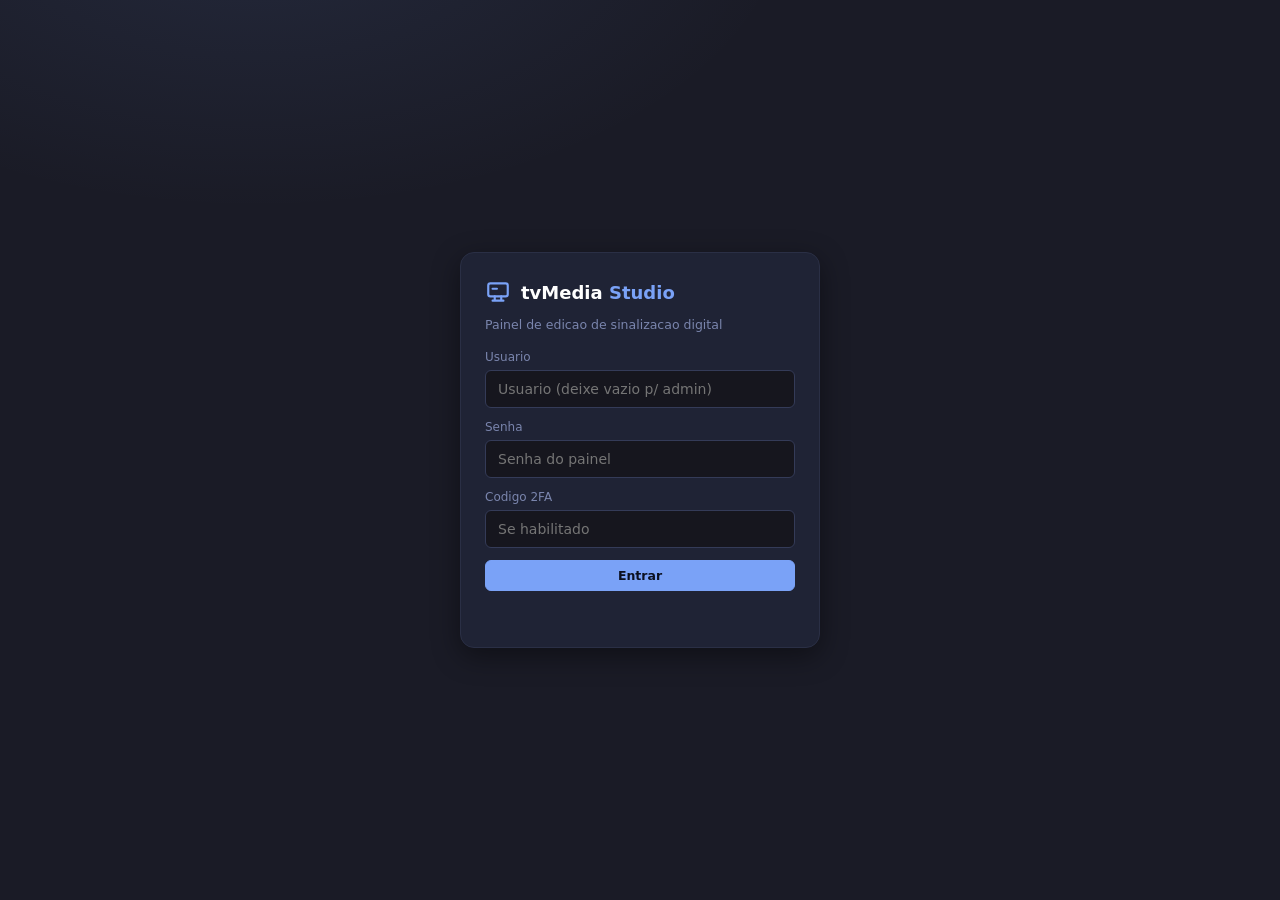
<file: frontend/admin/index.html>
<!DOCTYPE html>
<html lang="pt-BR" data-theme="dark">
<head>
  <meta charset="UTF-8" />
  <meta name="viewport" content="width=device-width, initial-scale=1, viewport-fit=cover" />
  <title>tvMedia Studio</title>
  <meta name="description" content="Painel de edicao profissional para sinalizacao digital" />

  <!-- PWA -->
  <meta name="theme-color" content="#1a1b26" />
  <link rel="manifest" href="manifest.webmanifest" />
  <link rel="apple-touch-icon" href="icons/icon-192.png" />
  <meta name="apple-mobile-web-app-capable" content="yes" />
  <meta name="mobile-web-app-capable" content="yes" />
  <meta name="apple-mobile-web-app-status-bar-style" content="black-translucent" />

  <link rel="stylesheet" href="styles.css" />
</head>
<body>
  <!-- Tela de login -->
  <div class="login-overlay" id="login">
    <form class="login-card" id="login-form">
      <div class="login-brand"><span class="login-mark" id="login-mark"></span><span>tvMedia <b>Studio</b></span></div>
      <p class="login-sub">Painel de edicao de sinalizacao digital</p>
      <label class="login-field"><span>Usuario</span>
        <input type="text" id="login-username" placeholder="Usuario (deixe vazio p/ admin)" autocomplete="username" />
      </label>
      <label class="login-field"><span>Senha</span>
        <input type="password" id="login-password" placeholder="Senha do painel" autocomplete="current-password" required />
      </label>
      <label class="login-field"><span>Codigo 2FA</span>
        <input type="text" id="login-totp" placeholder="Se habilitado" inputmode="numeric" autocomplete="one-time-code" maxlength="8" />
      </label>
      <button type="submit" class="btn primary block">Entrar</button>
      <p class="login-error" id="login-error"></p>
    </form>
  </div>

  <!-- IDE -->
  <div class="ide hidden" id="ide">
    <header class="titlebar">
      <div class="brand"><span class="brand-mark" id="brand-mark"></span><span class="brand-text">tvMedia <b>Studio</b></span></div>
      <nav class="menu" id="menu"></nav>
      <div class="title-center" id="title-center"></div>
      <div class="title-actions">
        <button class="cmd-open" id="cmd-open" title="Paleta de comandos (Ctrl+K)"><span id="cmd-open-icon"></span><span class="cmd-label">Comandos</span><kbd>Ctrl K</kbd></button>
        <button class="icon-btn" id="logout" title="Sair"><span id="logout-icon"></span></button>
      </div>
    </header>

    <div class="body">
      <nav class="activitybar" id="activitybar" aria-label="Secoes"></nav>
      <aside class="sidebar" id="sidebar"></aside>

      <section class="editor">
        <div class="tabsbar" id="tabsbar"></div>
        <div class="doc" id="doc"></div>
        <div class="bottompanel">
          <div class="bottom-tabs" id="bottom-tabs"></div>
          <div class="bottom-content" id="bottom-content"></div>
        </div>
      </section>

      <aside class="inspector" id="inspector"></aside>
    </div>

    <footer class="statusbar" id="statusbar"></footer>
  </div>

  <!-- Console dedicado de Super Admin -->
  <div class="sa-overlay hidden" id="superadmin">
    <header class="sa-top">
      <div class="sa-brand"><span class="sa-mark" id="sa-mark"></span><span>tvMedia <b>Super Admin</b></span></div>
      <nav class="sa-tabs" id="sa-tabs"></nav>
      <div class="sa-actions">
        <button class="btn" id="sa-open-studio"><span id="sa-studio-ico"></span> Abrir Studio</button>
        <button class="icon-btn" id="sa-logout" title="Sair"><span id="sa-logout-ico"></span></button>
      </div>
    </header>
    <div class="sa-body" id="sa-body"></div>
  </div>

  <!-- Paleta de comandos -->
  <div class="palette-overlay" id="palette" hidden>
    <div class="palette">
      <input id="palette-input" type="text" placeholder="Digite um comando ou busque..." autocomplete="off" />
      <ul id="palette-list"></ul>
    </div>
  </div>

  <!-- Guia de uso / tutorial (abre nas primeiras vezes) -->
  <div class="onboard-overlay" id="onboard" hidden>
    <div class="onboard-card" role="dialog" aria-modal="true" aria-labelledby="onboard-title">
      <div class="onboard-figure" id="onboard-figure"></div>
      <div class="onboard-body">
        <span class="onboard-step" id="onboard-step"></span>
        <h2 id="onboard-title"></h2>
        <p id="onboard-text"></p>
      </div>
      <div class="onboard-dots" id="onboard-dots"></div>
      <div class="onboard-actions">
        <button type="button" class="btn ghost" id="onboard-skip">Pular guia</button>
        <div class="onboard-nav">
          <button type="button" class="btn" id="onboard-prev">Anterior</button>
          <button type="button" class="btn primary" id="onboard-next">Proximo</button>
        </div>
      </div>
    </div>
  </div>

  <div class="toast-stack" id="toast-stack" aria-live="polite"></div>
  <script src="app.js"></script>
</body>
</html>
</file>
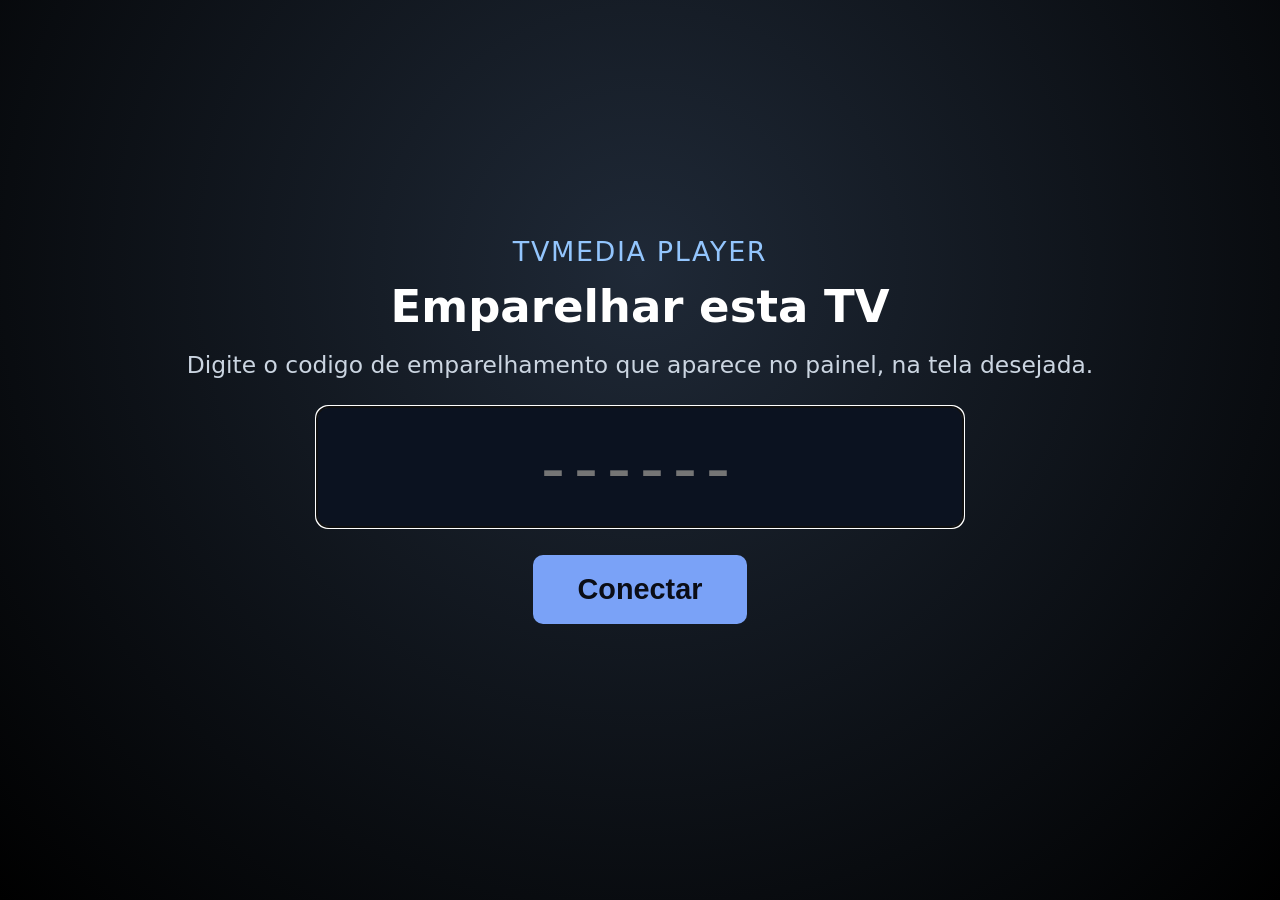
<file: frontend/player/index.html>
<!DOCTYPE html>
<html lang="pt-BR">
<head>
  <meta charset="UTF-8" />
  <meta name="viewport" content="width=device-width, initial-scale=1.0" />
  <title>tvMedia — Player</title>
  <style>
    /* Reset e tela cheia preta, sem barras de rolagem. */
    * { margin: 0; padding: 0; box-sizing: border-box; }
    html, body { width: 100%; height: 100%; overflow: hidden; background: var(--tv-bg, #000); }
    #stage { position: relative; width: 100vw; height: 100vh; background: var(--tv-bg, #000); }

    /* Cada zona ocupa uma região absoluta da tela (definida em %). */
    .zone { position: absolute; overflow: hidden; background: #000; container-type: size; }

    /* Camadas de mídia dentro da zona (usadas para crossfade). */
    .layer {
      position: absolute; inset: 0;
      display: flex; align-items: center; justify-content: center;
      opacity: 0; transition: opacity 600ms ease, transform 600ms ease;
    }
    .layer.visible { opacity: 1; transform: none; }
    .layer.fade { opacity: 0; }
    .layer.slide { transform: translateX(40px); opacity: 0; }

    .layer img, .layer video, .layer iframe {
      width: 100%; height: 100%; border: 0; background: #000;
    }
    .fit-contain img, .fit-contain video { object-fit: contain; }
    .fit-cover img, .fit-cover video { object-fit: cover; }
    .fit-fill img, .fit-fill video { object-fit: fill; }
    /* v30: wrapper que ajusta iframes (YouTube) ao tamanho da zona sem barras. */
    .iframe-fit { position: absolute; inset: 0; overflow: hidden; background: #000; }
    .iframe-fit iframe { position: absolute; top: 50%; left: 50%; transform: translate(-50%, -50%); border: 0; }
    /* v30: estado vazio (zona sem conteudo) */
    .zone-empty { flex-direction:column; gap:1.5cqmin; color:#64748b; background:repeating-linear-gradient(45deg,#0b0d16,#0b0d16 14px,#0f131f 14px,#0f131f 28px); }
    .zone-empty .ze-ico { font-size:clamp(20px,16cqmin,90px); line-height:1; opacity:.6; }
    .zone-empty .ze-msg { font-size:clamp(11px,7cqmin,34px); font-weight:700; color:#94a3b8; }
    .zone-empty .ze-sub { font-size:clamp(9px,4.5cqmin,18px); color:#475569; }
    .layer img, .layer video { object-position: var(--focal, center); }
    #emergency { position: fixed; inset: 0; z-index: 10001; display: none; align-items: center; justify-content: center; text-align: center; padding: 8vmin; background: #b91c1c; color: #fff; font-family: system-ui, -apple-system, sans-serif; font-size: 6vmin; font-weight: 800; line-height: 1.25; white-space: pre-wrap; }
    #emergency.show { display: flex; }

    /* Slide de texto/HTML. */
    .text-slide {
      width: 100%; height: 100%;
      display: flex; align-items: center; justify-content: center;
      text-align: center; padding: 6cqmin;
      color: var(--tv-text, #fff); font-family: var(--tv-font, system-ui, -apple-system, Segoe UI, Roboto, sans-serif);
      font-size: clamp(12px, 9cqmin, 96px); line-height: 1.3;
      background: var(--tv-slide-bg, radial-gradient(circle at 50% 30%, #1f2937, #000));
    }

    /* Indicadores de status / mensagens (canto inferior). */
    #status {
      position: fixed; right: 12px; bottom: 12px; z-index: 9999;
      width: 10px; height: 10px; border-radius: 50%;
      background: #ef4444; box-shadow: 0 0 8px rgba(0,0,0,.6);
      transition: background 300ms ease;
    }
    #status.online { background: #22c55e; }
    #message {
      position: fixed; inset: 0; z-index: 9998;
      display: none; align-items: center; justify-content: center;
      color: #cbd5e1; font-family: system-ui, sans-serif; font-size: 4vmin;
      text-align: center; padding: 6vmin; background: #000;
    }
    #message.show { display: flex; }
    /* ---- v18: widgets (relogio, clima, tickers) ---- */
    .widget { width:100%; height:100%; display:flex; flex-direction:column; color:var(--tv-text,#fff); font-family: var(--tv-font, system-ui,-apple-system,Segoe UI,Roboto,sans-serif); }
    .widget-clock, .widget-weather { align-items:center; justify-content:center; text-align:center; gap:2cqmin; background: var(--tv-slide-bg, radial-gradient(circle at 50% 30%, #1f2937, #000)); padding:4cqmin; }
    .widget-clock .w-title, .widget-weather .w-title { font-size:clamp(9px,7cqmin,40px); color:var(--tv-accent,#93c5fd); letter-spacing:.04em; text-transform:uppercase; }
    .widget-clock .w-time { font-size:clamp(16px,26cqmin,220px); font-weight:700; line-height:1; font-variant-numeric: tabular-nums; }
    .widget-clock .w-date { font-size:clamp(9px,7cqmin,44px); color:#cbd5e1; text-transform:capitalize; }
    .widget-weather .w-wx { display:flex; align-items:center; justify-content:center; flex-wrap:wrap; gap:3cqmin; max-width:100%; }
    .widget-weather .w-ico { font-size:clamp(14px,22cqmin,150px); line-height:1; }
    .widget-weather .w-temp { font-size:clamp(16px,26cqmin,180px); font-weight:700; line-height:1; }
    .widget-weather .w-cond { font-size:clamp(10px,8cqmin,48px); color:#cbd5e1; }
    .widget-ticker { flex-direction:row; align-items:center; height:100%; background:var(--tv-ticker-bg,linear-gradient(90deg,#111827,#0b1220)); overflow:hidden; }
    .widget-ticker .t-label { flex:0 0 auto; align-self:stretch; display:flex; align-items:center; padding:0 3cqh; background:var(--tv-accent,#2563eb); color:#fff; font-weight:700; font-size:clamp(10px,38cqh,40px); text-transform:uppercase; letter-spacing:.04em; }
    .widget-promo .t-label { background:#dc2626; }
    .widget-ticker .t-track { flex:1 1 auto; overflow:hidden; position:relative; height:100%; display:flex; align-items:center; }
    .widget-ticker .t-move { display:inline-flex; align-items:center; white-space:nowrap; will-change:transform; animation: ticker-scroll linear infinite; }
    .widget-ticker .t-item { font-size:clamp(10px,40cqh,44px); padding:0 1.4cqh; color:var(--tv-ticker-text,#f8fafc); }
    .widget-ticker .t-item b { color:#fde047; }
    .widget-ticker .t-item em { color:#93c5fd; font-style:normal; font-size:clamp(8px,30cqh,32px); }
    .widget-ticker .t-sep { color:#475569; padding:0 1.4cqh; font-size:clamp(8px,30cqh,32px); }
    @keyframes ticker-scroll { from { transform: translateX(0); } to { transform: translateX(-50%); } }
      .audio-card { display: flex; flex-direction: column; align-items: center; justify-content: center; gap: 2.4vmin; }
    .audio-card .audio-icon { font-size: 9vmin; line-height: 1; opacity: .92; }
    .audio-card .audio-label { font-size: 3.6vmin; color: #e2e8f0; max-width: 80%; text-align: center; }
    /* P0: HUD overlays (widgets sobrepostos por cima das zonas) */
    #overlays { position: fixed; inset: 0; z-index: 9000; pointer-events: none; }
    /* --ov-margin = margem de area segura (definida por overlay pelo player) */
    .ov { position: absolute; overflow: hidden; container-type: size; --ov-margin: 2vmin; }
    .ov .ov-inner { width: 100%; height: 100%; }
    /* L1: ancoras de posicionamento (incl. lower-third e fullscreen) */
    .ov-pos-top-left { left: var(--ov-margin); top: var(--ov-margin); }
    .ov-pos-top { left: 50%; top: var(--ov-margin); transform: translateX(-50%); }
    .ov-pos-top-right { right: var(--ov-margin); top: var(--ov-margin); }
    .ov-pos-left { left: var(--ov-margin); top: 50%; transform: translateY(-50%); }
    .ov-pos-center { left: 50%; top: 50%; transform: translate(-50%, -50%); }
    .ov-pos-right { right: var(--ov-margin); top: 50%; transform: translateY(-50%); }
    .ov-pos-bottom-left { left: var(--ov-margin); bottom: var(--ov-margin); }
    .ov-pos-bottom { left: 0; right: 0; bottom: 0; }
    .ov-pos-bottom-right { right: var(--ov-margin); bottom: var(--ov-margin); }
    .ov-pos-lower-third { left: 0; right: 0; bottom: var(--ov-margin); }
    .ov-pos-fullscreen { left: 0; top: 0; right: 0; bottom: 0; }
    /* L1: animacoes de entrada/saida (modo temporizado).
       O `.ov-inner` anima dentro da caixa, preservando o transform de ancora.
       enter_anim define a animacao; a saida reverte (exit none = sem efeito). */
    .ov.timed .ov-inner { opacity: 0; transition: opacity .5s ease, transform .5s ease, clip-path .5s ease; }
    .ov.timed.show .ov-inner { opacity: 1; transform: none; clip-path: inset(0 0 0 0); }
    .ov.timed.ov-enter-fade .ov-inner { opacity: 0; }
    .ov.timed.ov-enter-slide .ov-inner { opacity: 0; transform: translateY(45%); }
    .ov.timed.ov-pos-top .ov-enter-slide, .ov.timed.ov-enter-slide.ov-pos-top .ov-inner, .ov.timed.ov-enter-slide.ov-pos-top-left .ov-inner, .ov.timed.ov-enter-slide.ov-pos-top-right .ov-inner { transform: translateY(-45%); }
    .ov.timed.ov-enter-wipe .ov-inner { opacity: 1; clip-path: inset(0 100% 0 0); }
    .ov.timed.ov-exit-none.show .ov-inner { transition: none; }
    /* L4: camada de graficos ao vivo (disparo do operador), acima dos overlays */
    #live-layer { position: fixed; inset: 0; z-index: 9500; pointer-events: none; }
    /* Cartao de tomada de tela (takeover — ex.: ULTIMA HORA) */
    .takeover-card { display: flex; flex-direction: column; align-items: center; justify-content: center; gap: 3vmin; text-align: center; color: #fff; padding: 6vmin; }
    .takeover-card .takeover-title { font: 800 11vmin/1.05 system-ui, sans-serif; letter-spacing: .02em; text-transform: uppercase; text-shadow: 0 .4vmin 1.2vmin rgba(0,0,0,.45); }
    .takeover-card .takeover-sub { font: 500 4.5vmin/1.2 system-ui, sans-serif; opacity: .95; max-width: 80%; }
    /* L2: gerador de caracteres (CG) / lower-third */
    .widget-lowerthird { --lt-accent: #2563eb; display: flex; align-items: flex-end; gap: 2cqmin; width: 100%; height: 100%; padding: 3cqmin; box-sizing: border-box; }
    .widget-lowerthird.lt-align-right { flex-direction: row-reverse; }
    .widget-lowerthird .lt-logo { flex: 0 0 auto; align-self: flex-end; }
    .widget-lowerthird .lt-logo img { height: 14cqmin; width: auto; max-width: 22cqmin; object-fit: contain; border-radius: 1cqmin; }
    .widget-lowerthird .lt-bar { display: flex; align-items: stretch; gap: 2cqmin; background: rgba(8,12,20,.82); backdrop-filter: blur(2px); border-radius: 1.4cqmin; overflow: hidden; box-shadow: 0 1cqmin 4cqmin rgba(0,0,0,.45); }
    .widget-lowerthird .lt-accent { flex: 0 0 1.4cqmin; background: var(--lt-accent); }
    .widget-lowerthird .lt-text { padding: 2.2cqmin 3cqmin; color: #fff; min-width: 0; }
    .widget-lowerthird .lt-title { font: 800 6.5cqmin/1.05 system-ui, sans-serif; letter-spacing: .01em; }
    .widget-lowerthird .lt-sub { margin-top: .8cqmin; font: 500 3.8cqmin/1.15 system-ui, sans-serif; color: var(--lt-accent); filter: brightness(1.5); }
    /* v34: widgets contagem, QR e cotacoes */
    .widget-countdown { align-items:center; justify-content:center; text-align:center; gap:3cqmin; background: var(--tv-slide-bg, radial-gradient(circle at 50% 30%, #1f2937, #000)); padding:4cqmin; }
    .widget-countdown .w-title { font-size:clamp(9px,7cqmin,44px); color:var(--tv-accent,#93c5fd); letter-spacing:.04em; text-transform:uppercase; }
    .widget-countdown .cd-grid { display:flex; gap:4cqmin; align-items:flex-end; justify-content:center; flex-wrap:wrap; }
    .widget-countdown .cd-cell { display:flex; flex-direction:column; align-items:center; gap:1cqmin; }
    .widget-countdown .cd-num { font-size:clamp(16px,20cqmin,160px); font-weight:800; line-height:1; font-variant-numeric:tabular-nums; }
    .widget-countdown .cd-lbl { font-size:clamp(8px,4cqmin,28px); color:#cbd5e1; text-transform:uppercase; letter-spacing:.08em; }
    .widget-countdown .cd-done { font-size:clamp(14px,12cqmin,90px); font-weight:800; color:var(--tv-accent,#fde047); }
    .widget-qr { align-items:center; justify-content:center; text-align:center; gap:3cqmin; background: var(--tv-slide-bg, radial-gradient(circle at 50% 30%, #1f2937, #000)); padding:4cqmin; }
    .widget-qr .qr-cap { font-size:clamp(10px,7cqmin,44px); color:var(--tv-text,#fff); font-weight:700; }
    .widget-qr .qr-img { width:auto; height:auto; max-width:80cqmin; max-height:70cqmin; background:#fff; padding:2cqmin; border-radius:2cqmin; object-fit:contain; }
    .widget-rates { align-items:stretch; justify-content:center; gap:1.5cqmin; background: var(--tv-slide-bg, radial-gradient(circle at 50% 30%, #1f2937, #000)); padding:4cqmin; }
    .widget-rates .w-title { font-size:clamp(9px,7cqmin,40px); color:var(--tv-accent,#93c5fd); letter-spacing:.04em; text-transform:uppercase; text-align:center; }
    .widget-rates .rt-list { display:flex; flex-direction:column; justify-content:center; gap:1.2cqmin; flex:1; }
    .widget-rates .rt-row { display:flex; align-items:center; justify-content:space-between; gap:3cqmin; padding:1.4cqmin 3cqmin; border-radius:1.5cqmin; background:rgba(255,255,255,.06); }
    .widget-rates .rt-pair { font-size:clamp(10px,7cqmin,52px); font-weight:700; color:var(--tv-text,#fff); }
    .widget-rates .rt-val { font-size:clamp(10px,7cqmin,52px); font-weight:800; color:#34d399; font-variant-numeric:tabular-nums; }
    /* P5: widgets avancados */
    .widget-worldclock, .widget-calendar, .widget-stocks, .widget-menuboard, .widget-dataset { justify-content:center; gap:2cqmin; background:var(--tv-slide-bg, radial-gradient(circle at 50% 30%, #1f2937, #000)); padding:4cqmin; }
    .widget-worldclock .w-title, .widget-calendar .w-title, .widget-stocks .w-title, .widget-menuboard .w-title, .widget-dataset .w-title { font-size:clamp(9px,7cqmin,40px); color:var(--tv-accent,#93c5fd); letter-spacing:.04em; text-transform:uppercase; text-align:center; }
    .wc-grid, .cal-list, .st-list { display:flex; flex-direction:column; gap:1.2cqmin; }
    .wc-row, .cal-row, .st-row { display:flex; align-items:center; justify-content:space-between; gap:3cqmin; padding:1.4cqmin 2.6cqmin; background:rgba(255,255,255,.07); border-radius:1.2cqmin; }
    .wc-city, .cal-title, .st-symbol { font-size:clamp(10px,6cqmin,44px); font-weight:700; color:var(--tv-text,#fff); }
    .wc-time, .cal-date, .st-price { font-size:clamp(10px,7cqmin,54px); font-weight:800; color:#34d399; font-variant-numeric:tabular-nums; }
    .cal-empty { font-size:clamp(10px,7cqmin,44px); text-align:center; color:#cbd5e1; }
    .mb-grid { display:grid; grid-template-columns:repeat(auto-fit,minmax(220px,1fr)); gap:2cqmin; align-items:start; }
    .mb-cat { background:rgba(255,255,255,.07); border-radius:1.5cqmin; padding:2cqmin; }
    .mb-cat h3 { margin:0 0 1.4cqmin; font-size:clamp(12px,7cqmin,46px); color:#fde047; }
    .mb-item { display:flex; align-items:flex-start; justify-content:space-between; gap:2cqmin; padding:1cqmin 0; border-top:1px solid rgba(255,255,255,.12); }
    .mb-item b, .mb-item strong { font-size:clamp(10px,5.6cqmin,38px); }
    .mb-item small { display:block; margin-top:.5cqmin; color:#cbd5e1; font-size:clamp(8px,3.8cqmin,22px); }
    .ds-table { overflow:hidden; }
    .ds-table table { width:100%; border-collapse:collapse; table-layout:fixed; background:rgba(255,255,255,.05); border-radius:1.2cqmin; overflow:hidden; }
    .ds-table th, .ds-table td { padding:1.2cqmin 1.6cqmin; border-bottom:1px solid rgba(255,255,255,.1); overflow:hidden; text-overflow:ellipsis; white-space:nowrap; font-size:clamp(9px,4.4cqmin,30px); }
    .ds-table th { color:#93c5fd; text-align:left; text-transform:uppercase; letter-spacing:.04em; }
</style>
</head>
<body>
  <div id="stage"></div>
  <div id="status" title="Conexão em tempo real"></div>
  <div id="message"></div>
  <div id="emergency"></div>
  <div id="overlays"></div>
  <audio id="bg-audio" loop></audio>
  <button id="sound-enable" hidden style="position:fixed;left:12px;bottom:12px;z-index:9999;padding:10px 14px;border:0;border-radius:8px;background:#7aa2f7;color:#0b0d16;font:600 14px system-ui;cursor:pointer;box-shadow:0 4px 14px rgba(0,0,0,.5)">Ativar som</button>
  <script src="player.js"></script>
</body>
</html>
</file>
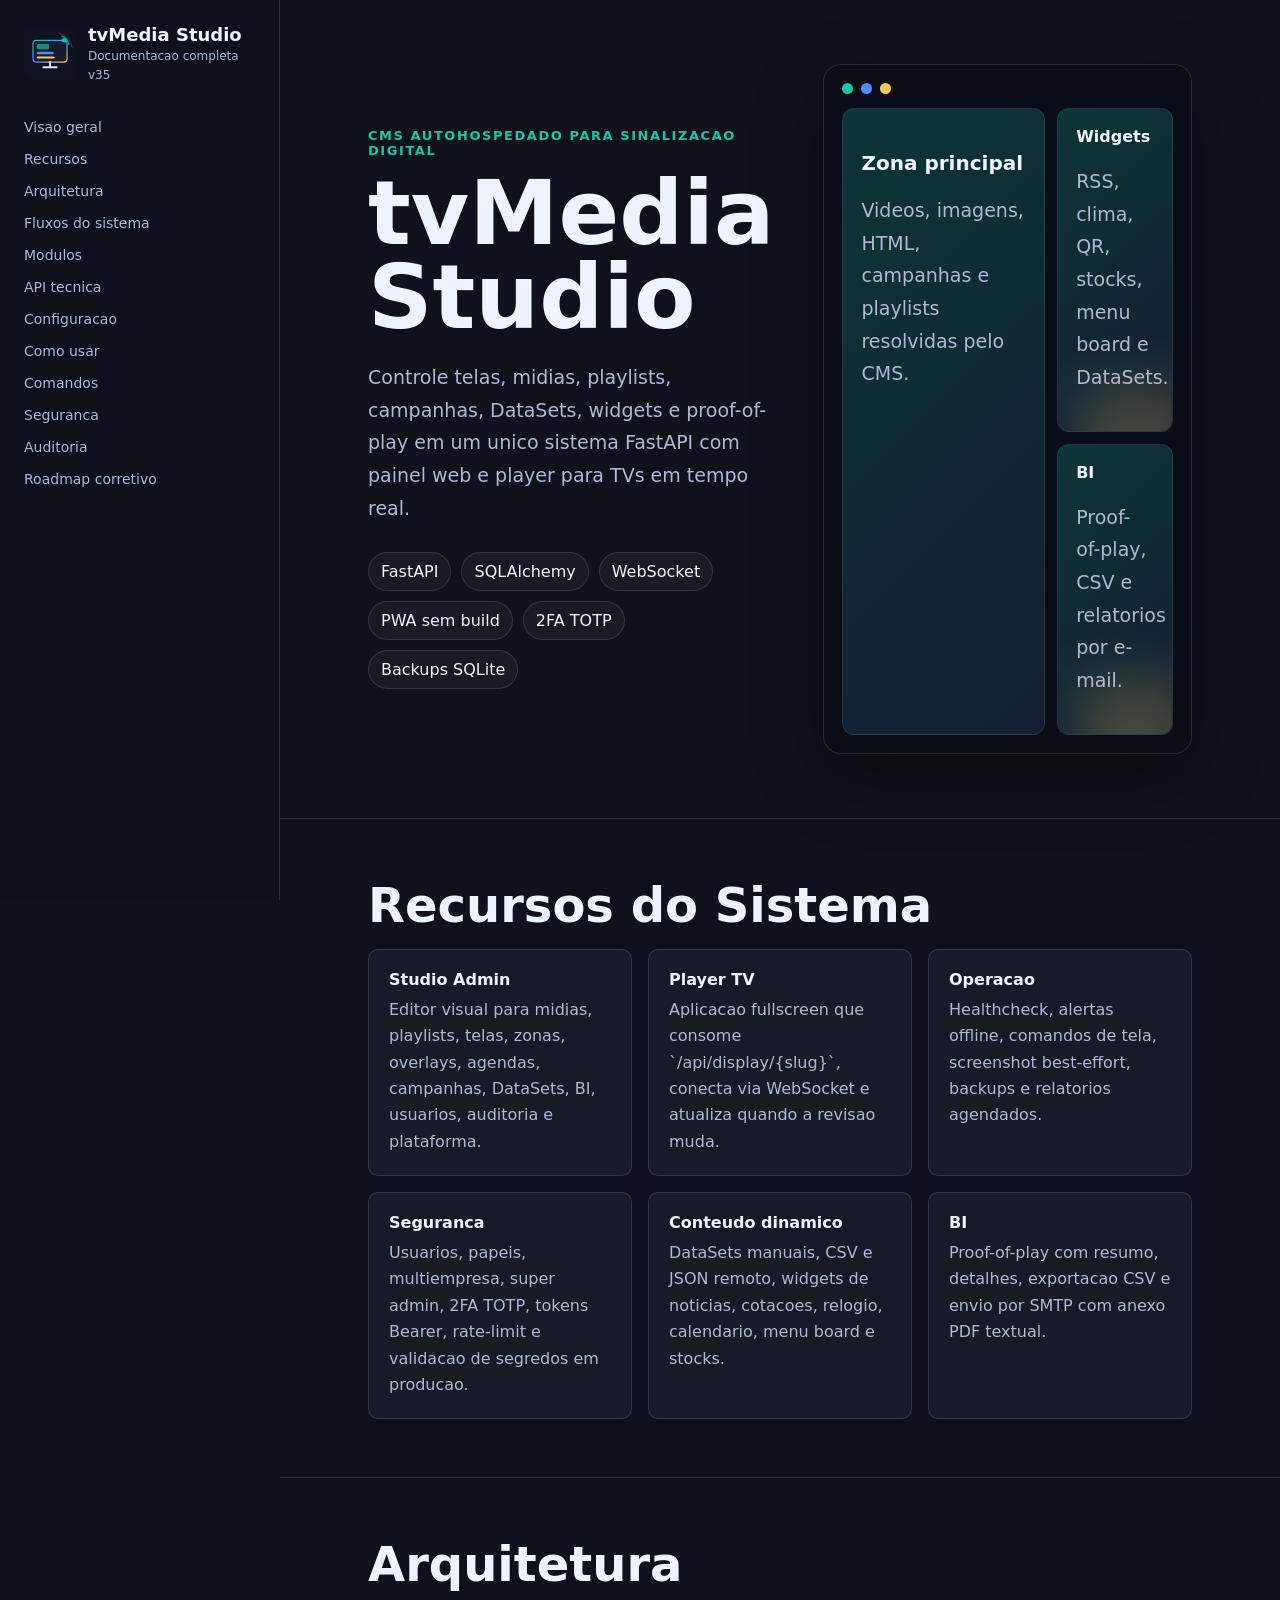
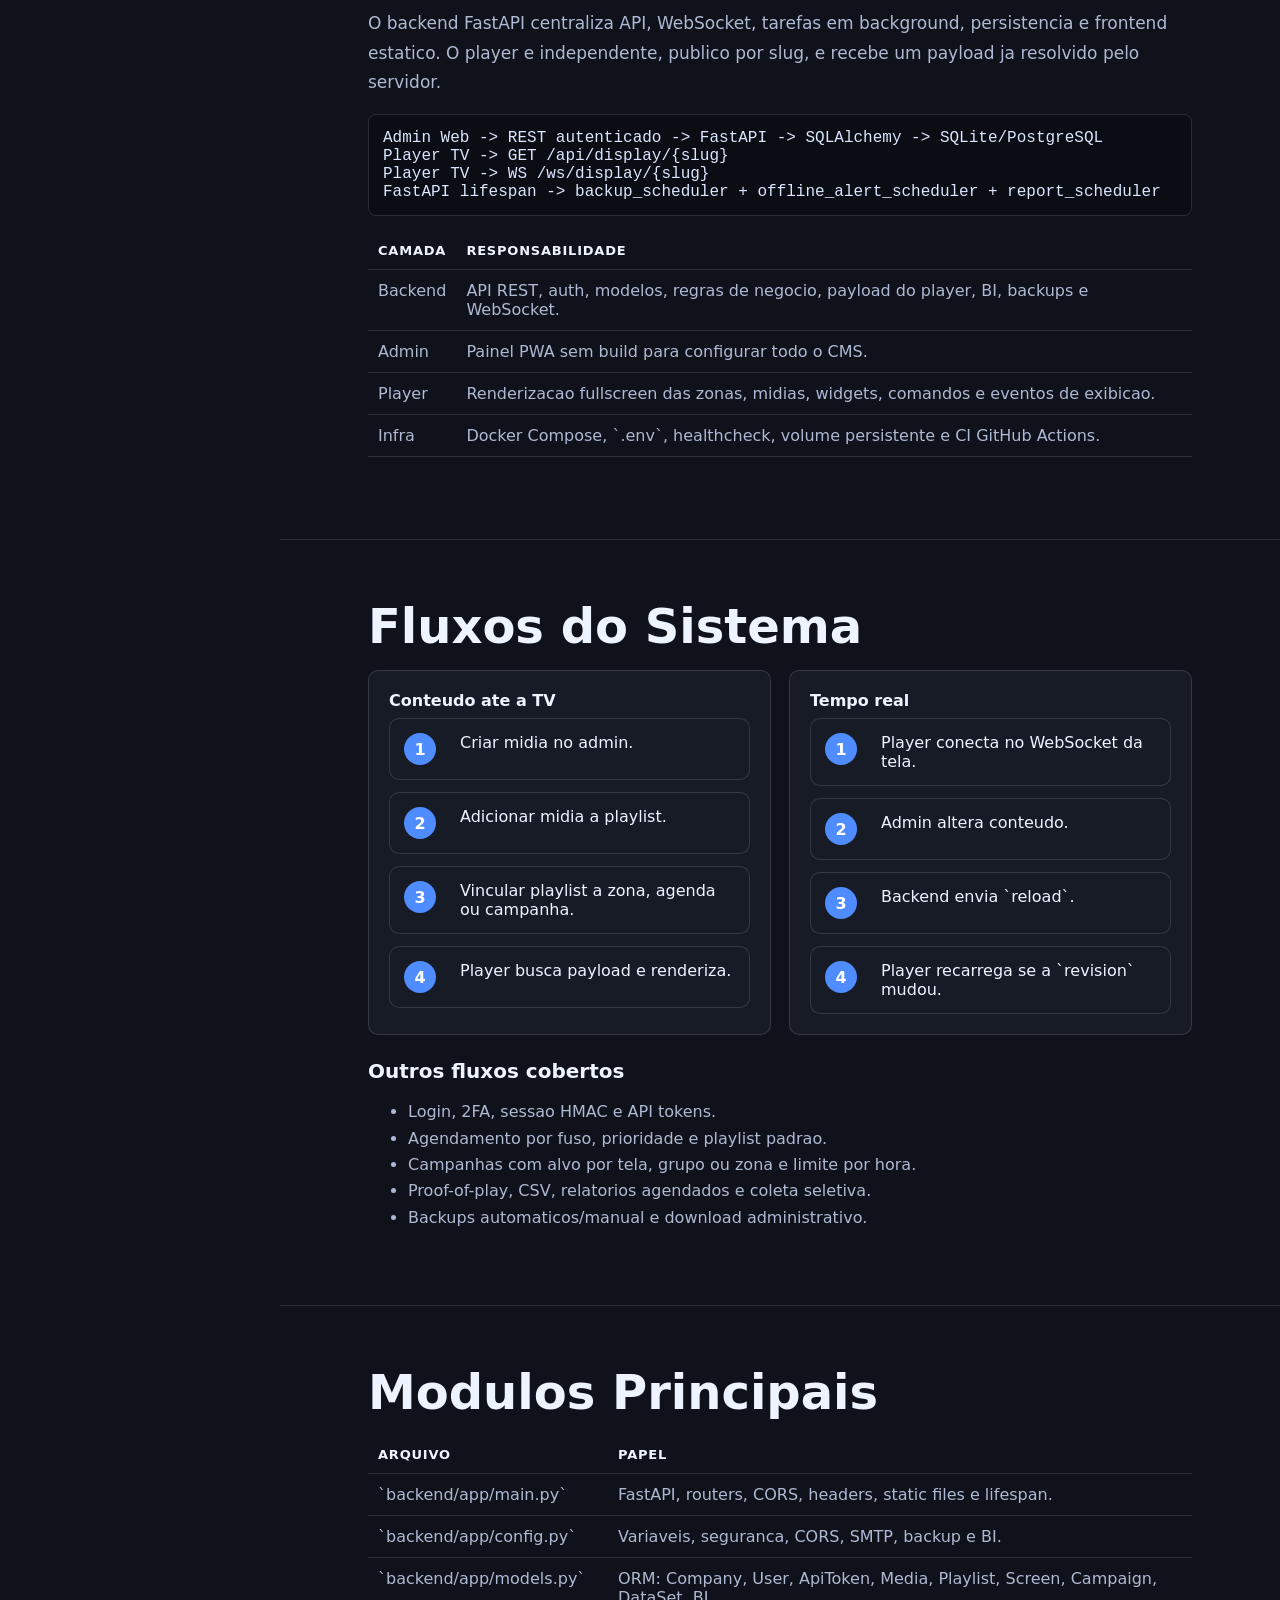
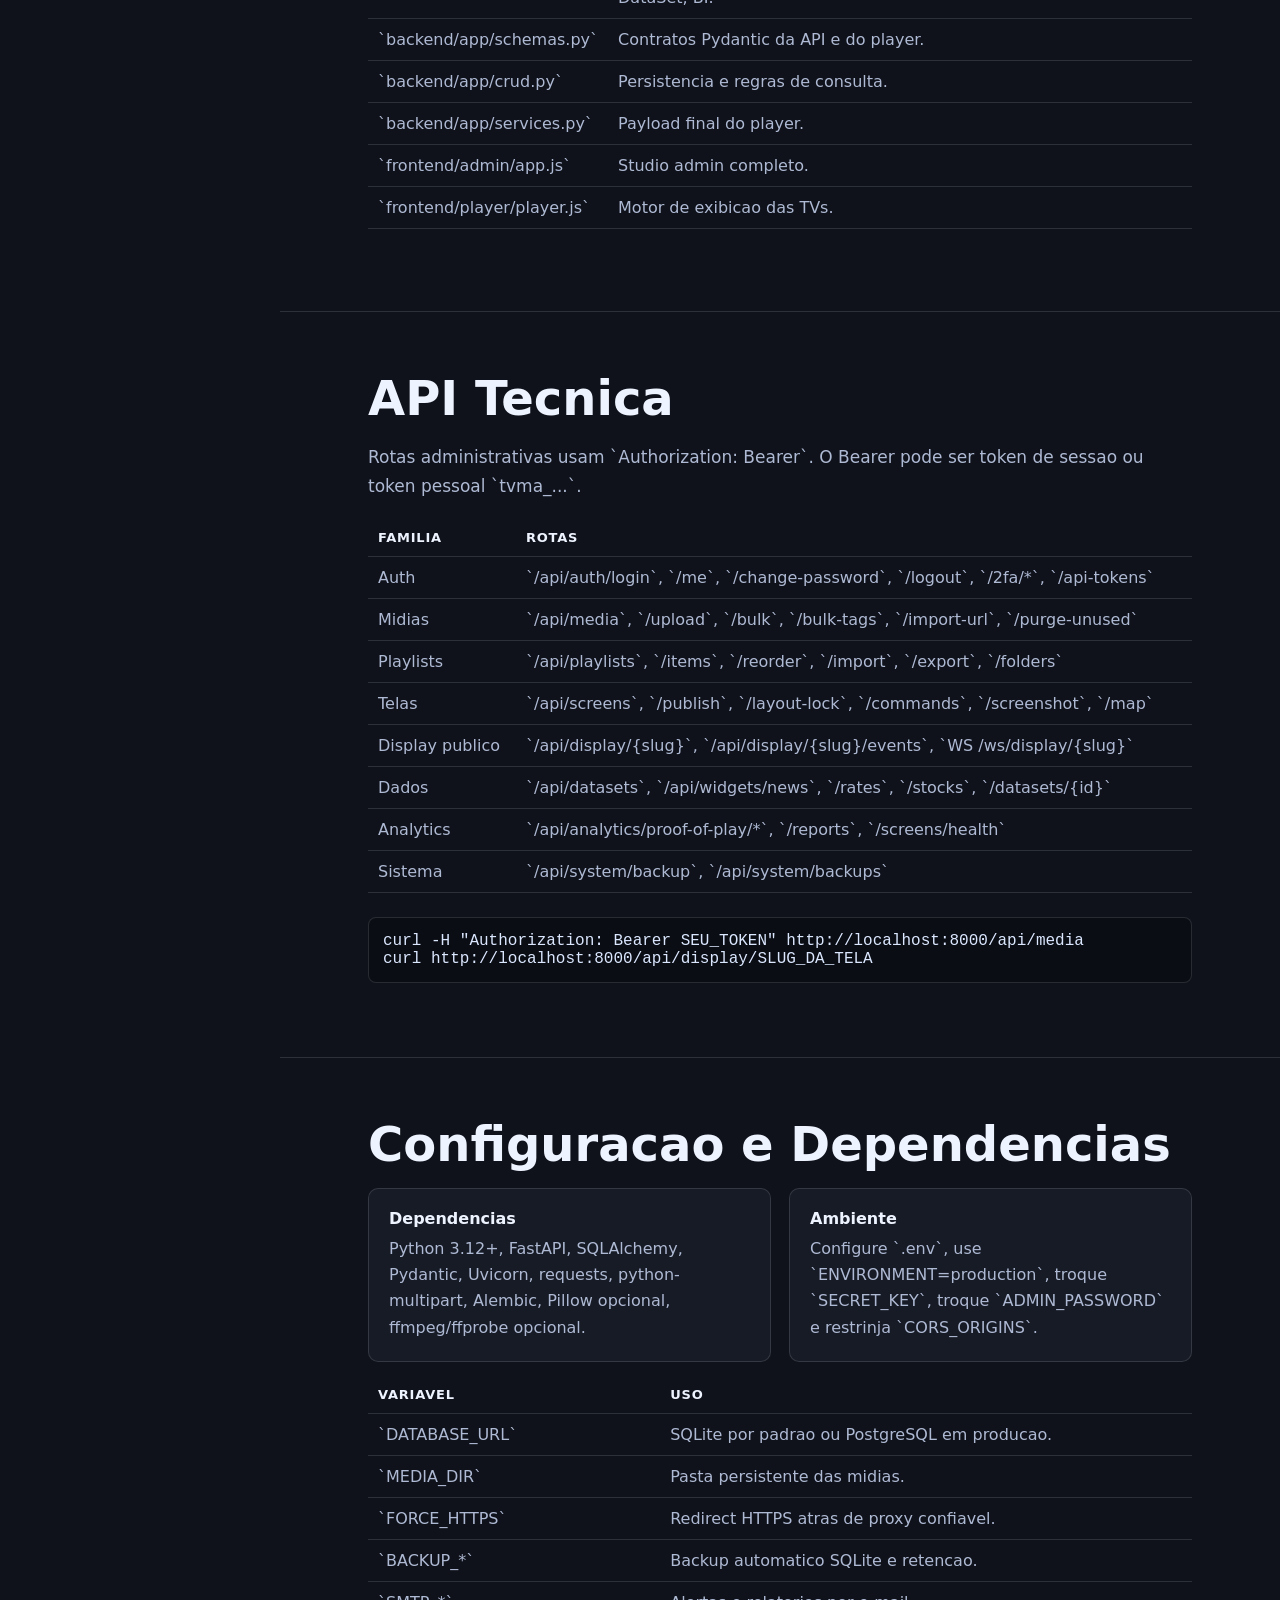
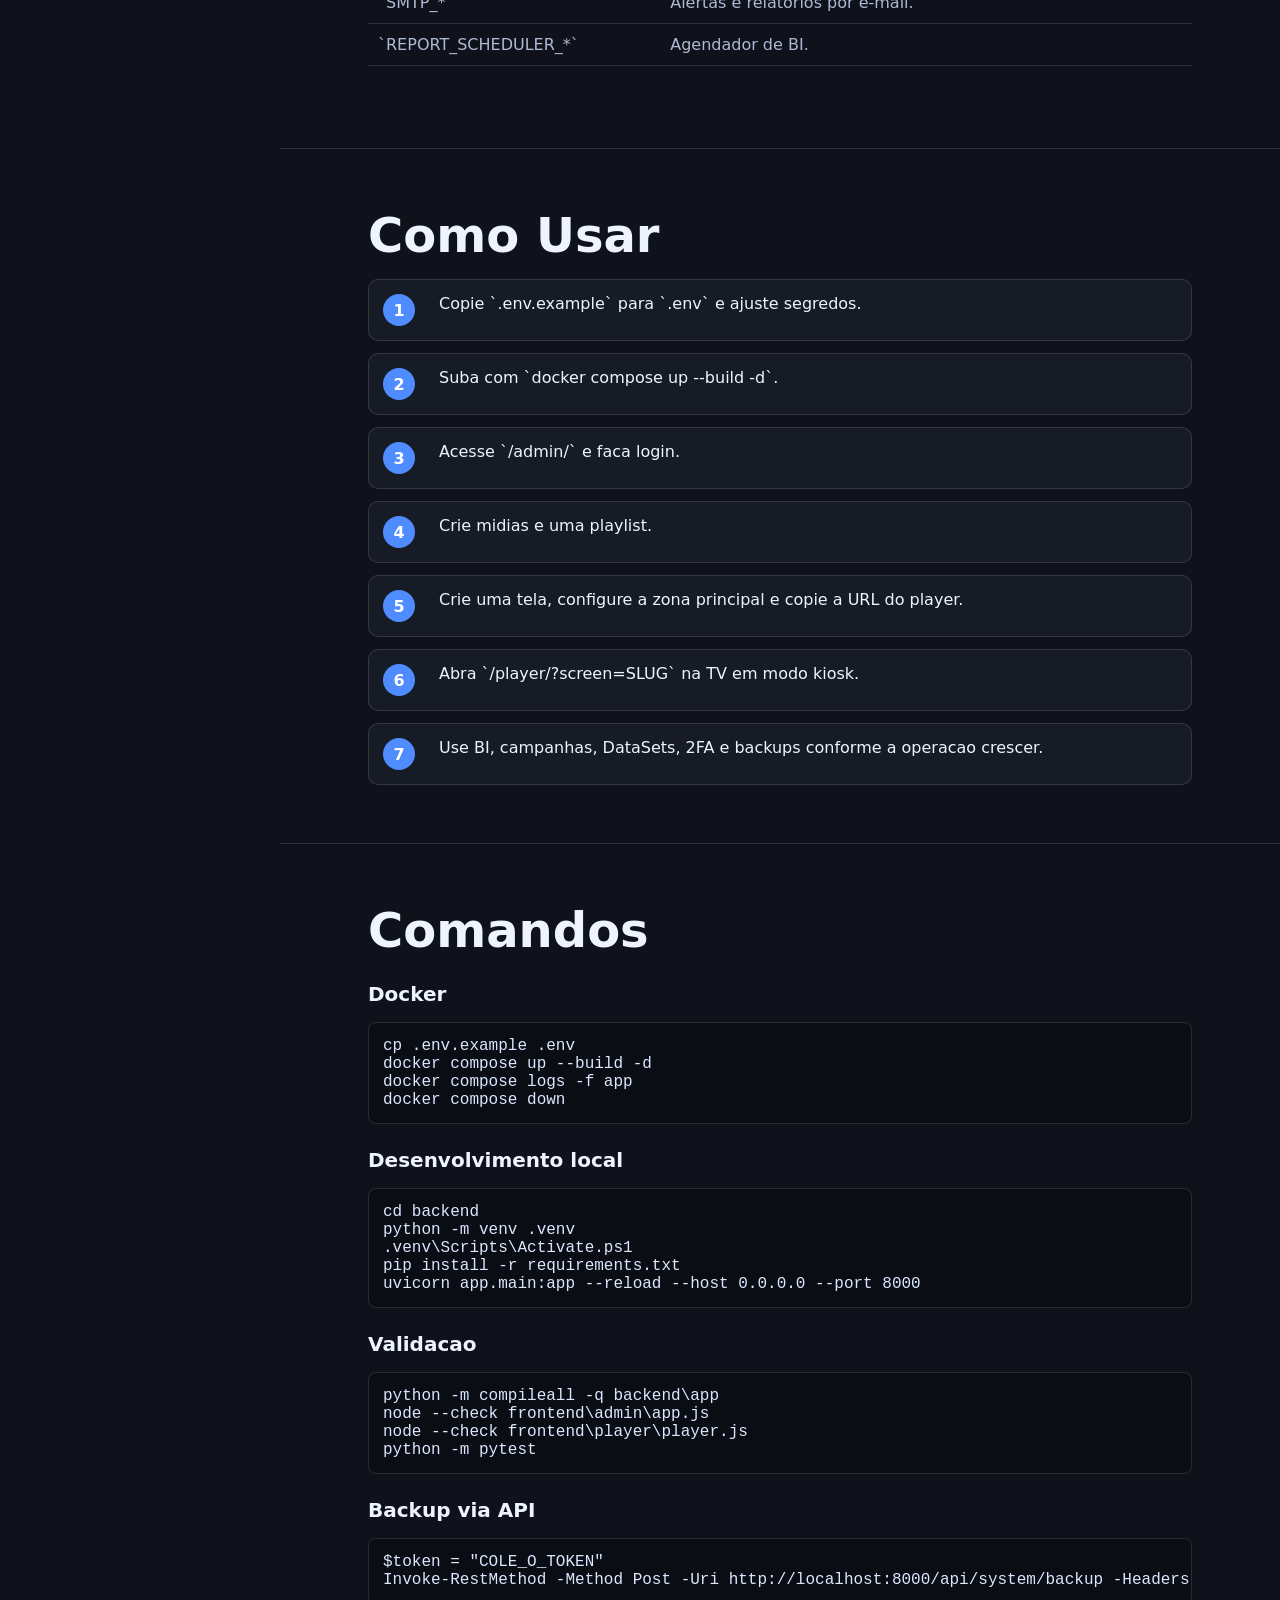
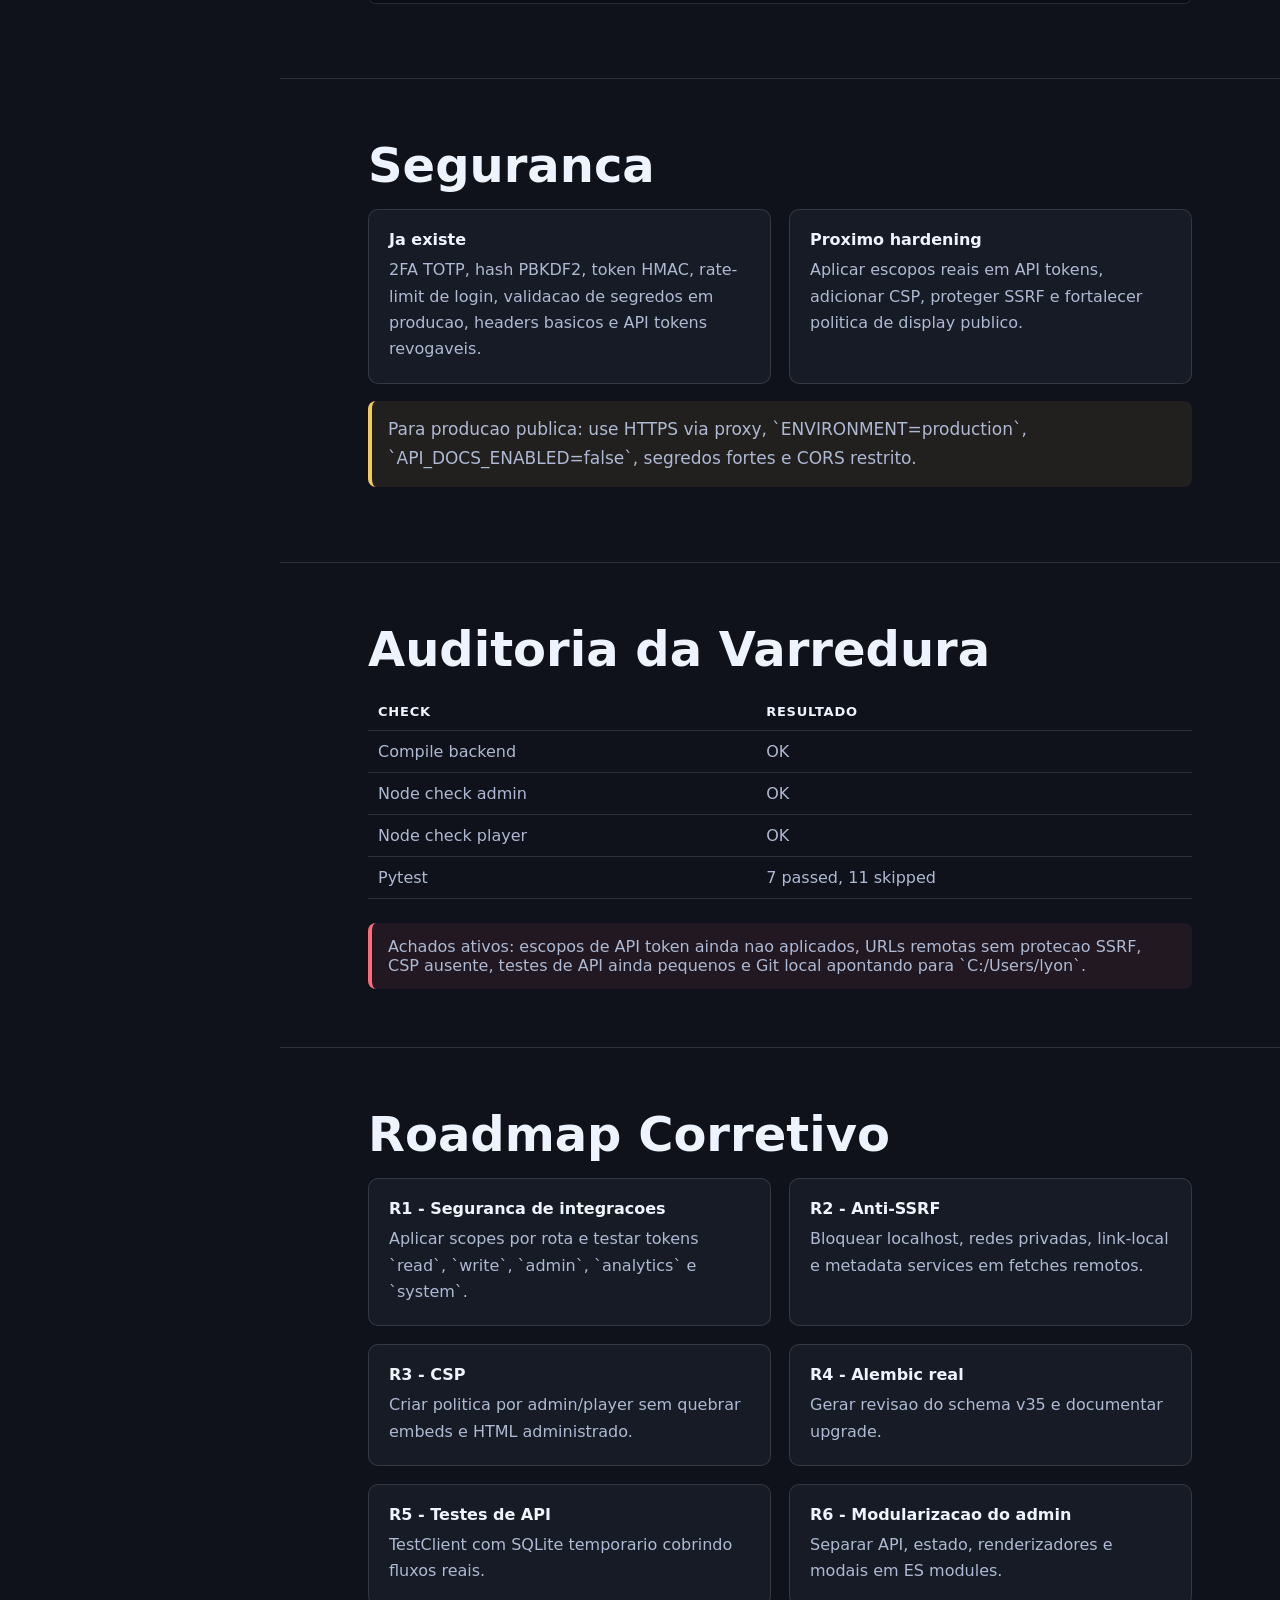
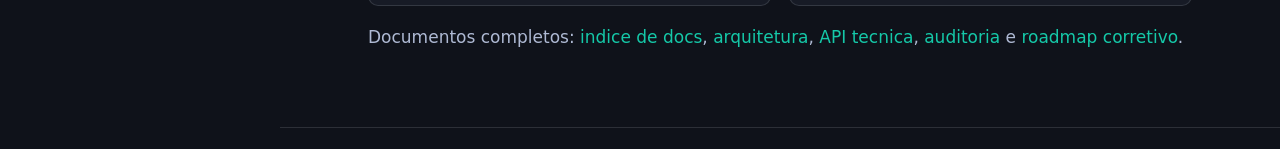
<file: docs/APRESENTACAO.html>
<!doctype html>
<html lang="pt-BR">
<head>
  <meta charset="utf-8" />
  <meta name="viewport" content="width=device-width, initial-scale=1" />
  <title>tvMedia Studio - Documentacao completa</title>
  <meta name="description" content="Apresentacao tecnica completa do tvMedia Studio: arquitetura, API, comandos, configuracao, uso e roadmap." />
  <style>
    :root {
      color-scheme: dark;
      --bg: #0f121a;
      --surface: #171b26;
      --surface-2: #202637;
      --line: rgba(238, 244, 255, .13);
      --text: #eef4ff;
      --muted: #aeb9d3;
      --green: #15c8a8;
      --blue: #4f8cff;
      --gold: #f4c95d;
      --danger: #ff6b7a;
      font-family: Inter, ui-sans-serif, system-ui, "Segoe UI", Arial, sans-serif;
    }
    * { box-sizing: border-box; }
    html { scroll-behavior: smooth; }
    body { margin: 0; background: var(--bg); color: var(--text); }
    a { color: var(--green); text-decoration: none; }
    a:hover { text-decoration: underline; }
    code, pre { font-family: "Cascadia Code", Consolas, monospace; }
    pre { overflow: auto; background: #0a0d13; border: 1px solid var(--line); border-radius: 8px; padding: 14px; color: #dbe7ff; }
    table { width: 100%; border-collapse: collapse; margin: 14px 0 24px; }
    th, td { border-bottom: 1px solid var(--line); padding: 11px 10px; text-align: left; vertical-align: top; }
    th { color: var(--text); font-size: 13px; text-transform: uppercase; letter-spacing: .06em; }
    td { color: var(--muted); }
    .layout { display: grid; grid-template-columns: 280px minmax(0, 1fr); min-height: 100vh; }
    aside { position: sticky; top: 0; height: 100vh; overflow: auto; padding: 24px; border-right: 1px solid var(--line); background: rgba(15,18,26,.96); }
    main { min-width: 0; }
    .mark { display: flex; align-items: center; gap: 12px; margin-bottom: 28px; }
    .mark img { width: 52px; height: 52px; }
    .mark strong { display: block; font-size: 18px; }
    .mark span { color: var(--muted); font-size: 12px; }
    nav a { display: block; color: var(--muted); padding: 8px 0; font-size: 14px; }
    nav a:hover { color: var(--text); }
    .hero { min-height: 78vh; display: grid; align-items: center; padding: 64px min(7vw, 88px); border-bottom: 1px solid var(--line); }
    .hero-grid { display: grid; grid-template-columns: 1fr .9fr; gap: 46px; align-items: center; }
    .eyebrow { color: var(--green); font-weight: 700; text-transform: uppercase; letter-spacing: .12em; font-size: 13px; }
    h1 { font-size: clamp(44px, 7vw, 94px); line-height: .93; letter-spacing: 0; margin: 14px 0 22px; }
    h2 { font-size: clamp(28px, 4vw, 48px); margin: 0 0 16px; letter-spacing: 0; }
    h3 { font-size: 20px; margin: 24px 0 10px; }
    p { color: var(--muted); line-height: 1.72; font-size: 17px; }
    .hero p { font-size: 19px; max-width: 760px; }
    .chips { display: flex; flex-wrap: wrap; gap: 10px; margin-top: 28px; }
    .chip { border: 1px solid var(--line); padding: 9px 12px; border-radius: 999px; color: var(--text); background: rgba(255,255,255,.04); }
    .preview { background: #0a0d13; border: 1px solid var(--line); border-radius: 18px; padding: 18px; box-shadow: 0 24px 70px rgba(0,0,0,.32); }
    .preview-bar { display: flex; gap: 8px; margin-bottom: 14px; }
    .dot { width: 11px; height: 11px; border-radius: 50%; background: var(--green); animation: pulse 1.8s infinite; }
    .dot:nth-child(2) { background: var(--blue); animation-delay: .2s; }
    .dot:nth-child(3) { background: var(--gold); animation-delay: .4s; }
    .screen { display: grid; grid-template-columns: 1.4fr .8fr; gap: 12px; min-height: 360px; }
    .tile { border: 1px solid rgba(255,255,255,.08); border-radius: 12px; padding: 18px; background: linear-gradient(135deg, rgba(21,200,168,.22), rgba(79,140,255,.14)); position: relative; overflow: hidden; }
    .tile::after { content: ""; position: absolute; inset: auto -20% -30% 20%; height: 140px; background: rgba(244,201,93,.23); filter: blur(28px); animation: float 5s ease-in-out infinite; }
    .side { display: grid; gap: 12px; }
    section { padding: 58px min(7vw, 88px); border-bottom: 1px solid var(--line); }
    .grid-2 { display: grid; grid-template-columns: repeat(2, minmax(0, 1fr)); gap: 18px; }
    .grid-3 { display: grid; grid-template-columns: repeat(3, minmax(0, 1fr)); gap: 16px; }
    .card { background: var(--surface); border: 1px solid var(--line); border-radius: 10px; padding: 20px; }
    .card b { color: var(--text); display: block; margin-bottom: 8px; }
    .card span, li { color: var(--muted); line-height: 1.65; }
    .flow { counter-reset: step; display: grid; gap: 12px; }
    .step { counter-increment: step; display: grid; grid-template-columns: 44px 1fr; gap: 12px; align-items: start; background: var(--surface); border: 1px solid var(--line); border-radius: 10px; padding: 14px; }
    .step::before { content: counter(step); display: grid; place-items: center; width: 32px; height: 32px; border-radius: 50%; background: var(--blue); color: white; font-weight: 800; }
    .warn { border-left: 4px solid var(--gold); background: rgba(244,201,93,.08); padding: 14px 16px; border-radius: 8px; color: var(--muted); }
    .danger { border-left-color: var(--danger); background: rgba(255,107,122,.08); }
    @keyframes pulse { 0%,100% { transform: scale(.72); opacity: .55; } 50% { transform: scale(1); opacity: 1; } }
    @keyframes float { 0%,100% { transform: translateX(-12px); } 50% { transform: translateX(26px); } }
    @media (max-width: 980px) {
      .layout { display: block; }
      aside { position: static; height: auto; border-right: 0; border-bottom: 1px solid var(--line); }
      nav { display: grid; grid-template-columns: repeat(2, minmax(0, 1fr)); gap: 4px 18px; }
      .hero-grid, .grid-2, .grid-3, .screen { grid-template-columns: 1fr; }
    }
  </style>
</head>
<body>
  <div class="layout">
    <aside>
      <div class="mark">
        <img src="assets/tvmedia-signal.svg" alt="tvMedia signal" />
        <div><strong>tvMedia Studio</strong><span>Documentacao completa v35</span></div>
      </div>
      <nav aria-label="Sumario">
        <a href="#visao">Visao geral</a>
        <a href="#recursos">Recursos</a>
        <a href="#arquitetura">Arquitetura</a>
        <a href="#fluxos">Fluxos do sistema</a>
        <a href="#modulos">Modulos</a>
        <a href="#api">API tecnica</a>
        <a href="#config">Configuracao</a>
        <a href="#uso">Como usar</a>
        <a href="#comandos">Comandos</a>
        <a href="#seguranca">Seguranca</a>
        <a href="#auditoria">Auditoria</a>
        <a href="#roadmap">Roadmap corretivo</a>
      </nav>
    </aside>

    <main>
      <header class="hero" id="visao">
        <div class="hero-grid">
          <div>
            <div class="eyebrow">CMS autohospedado para sinalizacao digital</div>
            <h1>tvMedia Studio</h1>
            <p>Controle telas, midias, playlists, campanhas, DataSets, widgets e proof-of-play em um unico sistema FastAPI com painel web e player para TVs em tempo real.</p>
            <div class="chips">
              <span class="chip">FastAPI</span>
              <span class="chip">SQLAlchemy</span>
              <span class="chip">WebSocket</span>
              <span class="chip">PWA sem build</span>
              <span class="chip">2FA TOTP</span>
              <span class="chip">Backups SQLite</span>
            </div>
          </div>
          <div class="preview" aria-label="Preview visual do player">
            <div class="preview-bar"><span class="dot"></span><span class="dot"></span><span class="dot"></span></div>
            <div class="screen">
              <div class="tile"><h3>Zona principal</h3><p>Videos, imagens, HTML, campanhas e playlists resolvidas pelo CMS.</p></div>
              <div class="side">
                <div class="tile"><b>Widgets</b><p>RSS, clima, QR, stocks, menu board e DataSets.</p></div>
                <div class="tile"><b>BI</b><p>Proof-of-play, CSV e relatorios por e-mail.</p></div>
              </div>
            </div>
          </div>
        </div>
      </header>

      <section id="recursos">
        <h2>Recursos do Sistema</h2>
        <div class="grid-3">
          <div class="card"><b>Studio Admin</b><span>Editor visual para midias, playlists, telas, zonas, overlays, agendas, campanhas, DataSets, BI, usuarios, auditoria e plataforma.</span></div>
          <div class="card"><b>Player TV</b><span>Aplicacao fullscreen que consome `/api/display/{slug}`, conecta via WebSocket e atualiza quando a revisao muda.</span></div>
          <div class="card"><b>Operacao</b><span>Healthcheck, alertas offline, comandos de tela, screenshot best-effort, backups e relatorios agendados.</span></div>
          <div class="card"><b>Seguranca</b><span>Usuarios, papeis, multiempresa, super admin, 2FA TOTP, tokens Bearer, rate-limit e validacao de segredos em producao.</span></div>
          <div class="card"><b>Conteudo dinamico</b><span>DataSets manuais, CSV e JSON remoto, widgets de noticias, cotacoes, relogio, calendario, menu board e stocks.</span></div>
          <div class="card"><b>BI</b><span>Proof-of-play com resumo, detalhes, exportacao CSV e envio por SMTP com anexo PDF textual.</span></div>
        </div>
      </section>

      <section id="arquitetura">
        <h2>Arquitetura</h2>
        <p>O backend FastAPI centraliza API, WebSocket, tarefas em background, persistencia e frontend estatico. O player e independente, publico por slug, e recebe um payload ja resolvido pelo servidor.</p>
        <pre><code>Admin Web -> REST autenticado -> FastAPI -> SQLAlchemy -> SQLite/PostgreSQL
Player TV -> GET /api/display/{slug}
Player TV -> WS /ws/display/{slug}
FastAPI lifespan -> backup_scheduler + offline_alert_scheduler + report_scheduler</code></pre>
        <table>
          <thead><tr><th>Camada</th><th>Responsabilidade</th></tr></thead>
          <tbody>
            <tr><td>Backend</td><td>API REST, auth, modelos, regras de negocio, payload do player, BI, backups e WebSocket.</td></tr>
            <tr><td>Admin</td><td>Painel PWA sem build para configurar todo o CMS.</td></tr>
            <tr><td>Player</td><td>Renderizacao fullscreen das zonas, midias, widgets, comandos e eventos de exibicao.</td></tr>
            <tr><td>Infra</td><td>Docker Compose, `.env`, healthcheck, volume persistente e CI GitHub Actions.</td></tr>
          </tbody>
        </table>
      </section>

      <section id="fluxos">
        <h2>Fluxos do Sistema</h2>
        <div class="grid-2">
          <div class="card">
            <b>Conteudo ate a TV</b>
            <div class="flow">
              <div class="step">Criar midia no admin.</div>
              <div class="step">Adicionar midia a playlist.</div>
              <div class="step">Vincular playlist a zona, agenda ou campanha.</div>
              <div class="step">Player busca payload e renderiza.</div>
            </div>
          </div>
          <div class="card">
            <b>Tempo real</b>
            <div class="flow">
              <div class="step">Player conecta no WebSocket da tela.</div>
              <div class="step">Admin altera conteudo.</div>
              <div class="step">Backend envia `reload`.</div>
              <div class="step">Player recarrega se a `revision` mudou.</div>
            </div>
          </div>
        </div>
        <h3>Outros fluxos cobertos</h3>
        <ul>
          <li>Login, 2FA, sessao HMAC e API tokens.</li>
          <li>Agendamento por fuso, prioridade e playlist padrao.</li>
          <li>Campanhas com alvo por tela, grupo ou zona e limite por hora.</li>
          <li>Proof-of-play, CSV, relatorios agendados e coleta seletiva.</li>
          <li>Backups automaticos/manual e download administrativo.</li>
        </ul>
      </section>

      <section id="modulos">
        <h2>Modulos Principais</h2>
        <table>
          <thead><tr><th>Arquivo</th><th>Papel</th></tr></thead>
          <tbody>
            <tr><td>`backend/app/main.py`</td><td>FastAPI, routers, CORS, headers, static files e lifespan.</td></tr>
            <tr><td>`backend/app/config.py`</td><td>Variaveis, seguranca, CORS, SMTP, backup e BI.</td></tr>
            <tr><td>`backend/app/models.py`</td><td>ORM: Company, User, ApiToken, Media, Playlist, Screen, Campaign, DataSet, BI.</td></tr>
            <tr><td>`backend/app/schemas.py`</td><td>Contratos Pydantic da API e do player.</td></tr>
            <tr><td>`backend/app/crud.py`</td><td>Persistencia e regras de consulta.</td></tr>
            <tr><td>`backend/app/services.py`</td><td>Payload final do player.</td></tr>
            <tr><td>`frontend/admin/app.js`</td><td>Studio admin completo.</td></tr>
            <tr><td>`frontend/player/player.js`</td><td>Motor de exibicao das TVs.</td></tr>
          </tbody>
        </table>
      </section>

      <section id="api">
        <h2>API Tecnica</h2>
        <p>Rotas administrativas usam `Authorization: Bearer`. O Bearer pode ser token de sessao ou token pessoal `tvma_...`.</p>
        <table>
          <thead><tr><th>Familia</th><th>Rotas</th></tr></thead>
          <tbody>
            <tr><td>Auth</td><td>`/api/auth/login`, `/me`, `/change-password`, `/logout`, `/2fa/*`, `/api-tokens`</td></tr>
            <tr><td>Midias</td><td>`/api/media`, `/upload`, `/bulk`, `/bulk-tags`, `/import-url`, `/purge-unused`</td></tr>
            <tr><td>Playlists</td><td>`/api/playlists`, `/items`, `/reorder`, `/import`, `/export`, `/folders`</td></tr>
            <tr><td>Telas</td><td>`/api/screens`, `/publish`, `/layout-lock`, `/commands`, `/screenshot`, `/map`</td></tr>
            <tr><td>Display publico</td><td>`/api/display/{slug}`, `/api/display/{slug}/events`, `WS /ws/display/{slug}`</td></tr>
            <tr><td>Dados</td><td>`/api/datasets`, `/api/widgets/news`, `/rates`, `/stocks`, `/datasets/{id}`</td></tr>
            <tr><td>Analytics</td><td>`/api/analytics/proof-of-play/*`, `/reports`, `/screens/health`</td></tr>
            <tr><td>Sistema</td><td>`/api/system/backup`, `/api/system/backups`</td></tr>
          </tbody>
        </table>
        <pre><code>curl -H "Authorization: Bearer SEU_TOKEN" http://localhost:8000/api/media
curl http://localhost:8000/api/display/SLUG_DA_TELA</code></pre>
      </section>

      <section id="config">
        <h2>Configuracao e Dependencias</h2>
        <div class="grid-2">
          <div class="card"><b>Dependencias</b><span>Python 3.12+, FastAPI, SQLAlchemy, Pydantic, Uvicorn, requests, python-multipart, Alembic, Pillow opcional, ffmpeg/ffprobe opcional.</span></div>
          <div class="card"><b>Ambiente</b><span>Configure `.env`, use `ENVIRONMENT=production`, troque `SECRET_KEY`, troque `ADMIN_PASSWORD` e restrinja `CORS_ORIGINS`.</span></div>
        </div>
        <table>
          <thead><tr><th>Variavel</th><th>Uso</th></tr></thead>
          <tbody>
            <tr><td>`DATABASE_URL`</td><td>SQLite por padrao ou PostgreSQL em producao.</td></tr>
            <tr><td>`MEDIA_DIR`</td><td>Pasta persistente das midias.</td></tr>
            <tr><td>`FORCE_HTTPS`</td><td>Redirect HTTPS atras de proxy confiavel.</td></tr>
            <tr><td>`BACKUP_*`</td><td>Backup automatico SQLite e retencao.</td></tr>
            <tr><td>`SMTP_*`</td><td>Alertas e relatorios por e-mail.</td></tr>
            <tr><td>`REPORT_SCHEDULER_*`</td><td>Agendador de BI.</td></tr>
          </tbody>
        </table>
      </section>

      <section id="uso">
        <h2>Como Usar</h2>
        <div class="flow">
          <div class="step">Copie `.env.example` para `.env` e ajuste segredos.</div>
          <div class="step">Suba com `docker compose up --build -d`.</div>
          <div class="step">Acesse `/admin/` e faca login.</div>
          <div class="step">Crie midias e uma playlist.</div>
          <div class="step">Crie uma tela, configure a zona principal e copie a URL do player.</div>
          <div class="step">Abra `/player/?screen=SLUG` na TV em modo kiosk.</div>
          <div class="step">Use BI, campanhas, DataSets, 2FA e backups conforme a operacao crescer.</div>
        </div>
      </section>

      <section id="comandos">
        <h2>Comandos</h2>
        <h3>Docker</h3>
        <pre><code>cp .env.example .env
docker compose up --build -d
docker compose logs -f app
docker compose down</code></pre>
        <h3>Desenvolvimento local</h3>
        <pre><code>cd backend
python -m venv .venv
.venv\Scripts\Activate.ps1
pip install -r requirements.txt
uvicorn app.main:app --reload --host 0.0.0.0 --port 8000</code></pre>
        <h3>Validacao</h3>
        <pre><code>python -m compileall -q backend\app
node --check frontend\admin\app.js
node --check frontend\player\player.js
python -m pytest</code></pre>
        <h3>Backup via API</h3>
        <pre><code>$token = "COLE_O_TOKEN"
Invoke-RestMethod -Method Post -Uri http://localhost:8000/api/system/backup -Headers @{ Authorization = "Bearer $token" }</code></pre>
      </section>

      <section id="seguranca">
        <h2>Seguranca</h2>
        <div class="grid-2">
          <div class="card"><b>Ja existe</b><span>2FA TOTP, hash PBKDF2, token HMAC, rate-limit de login, validacao de segredos em producao, headers basicos e API tokens revogaveis.</span></div>
          <div class="card"><b>Proximo hardening</b><span>Aplicar escopos reais em API tokens, adicionar CSP, proteger SSRF e fortalecer politica de display publico.</span></div>
        </div>
        <p class="warn">Para producao publica: use HTTPS via proxy, `ENVIRONMENT=production`, `API_DOCS_ENABLED=false`, segredos fortes e CORS restrito.</p>
      </section>

      <section id="auditoria">
        <h2>Auditoria da Varredura</h2>
        <table>
          <thead><tr><th>Check</th><th>Resultado</th></tr></thead>
          <tbody>
            <tr><td>Compile backend</td><td>OK</td></tr>
            <tr><td>Node check admin</td><td>OK</td></tr>
            <tr><td>Node check player</td><td>OK</td></tr>
            <tr><td>Pytest</td><td>7 passed, 11 skipped</td></tr>
          </tbody>
        </table>
        <div class="warn danger">Achados ativos: escopos de API token ainda nao aplicados, URLs remotas sem protecao SSRF, CSP ausente, testes de API ainda pequenos e Git local apontando para `C:/Users/lyon`.</div>
      </section>

      <section id="roadmap">
        <h2>Roadmap Corretivo</h2>
        <div class="grid-2">
          <div class="card"><b>R1 - Seguranca de integracoes</b><span>Aplicar scopes por rota e testar tokens `read`, `write`, `admin`, `analytics` e `system`.</span></div>
          <div class="card"><b>R2 - Anti-SSRF</b><span>Bloquear localhost, redes privadas, link-local e metadata services em fetches remotos.</span></div>
          <div class="card"><b>R3 - CSP</b><span>Criar politica por admin/player sem quebrar embeds e HTML administrado.</span></div>
          <div class="card"><b>R4 - Alembic real</b><span>Gerar revisao do schema v35 e documentar upgrade.</span></div>
          <div class="card"><b>R5 - Testes de API</b><span>TestClient com SQLite temporario cobrindo fluxos reais.</span></div>
          <div class="card"><b>R6 - Modularizacao do admin</b><span>Separar API, estado, renderizadores e modais em ES modules.</span></div>
        </div>
        <p>Documentos completos: <a href="README.md">indice de docs</a>, <a href="ARQUITETURA.md">arquitetura</a>, <a href="API_TECNICA.md">API tecnica</a>, <a href="AUDITORIA_CODIGO.md">auditoria</a> e <a href="ROADMAP_CORRETIVO.md">roadmap corretivo</a>.</p>
      </section>
    </main>
  </div>
</body>
</html>
</file>
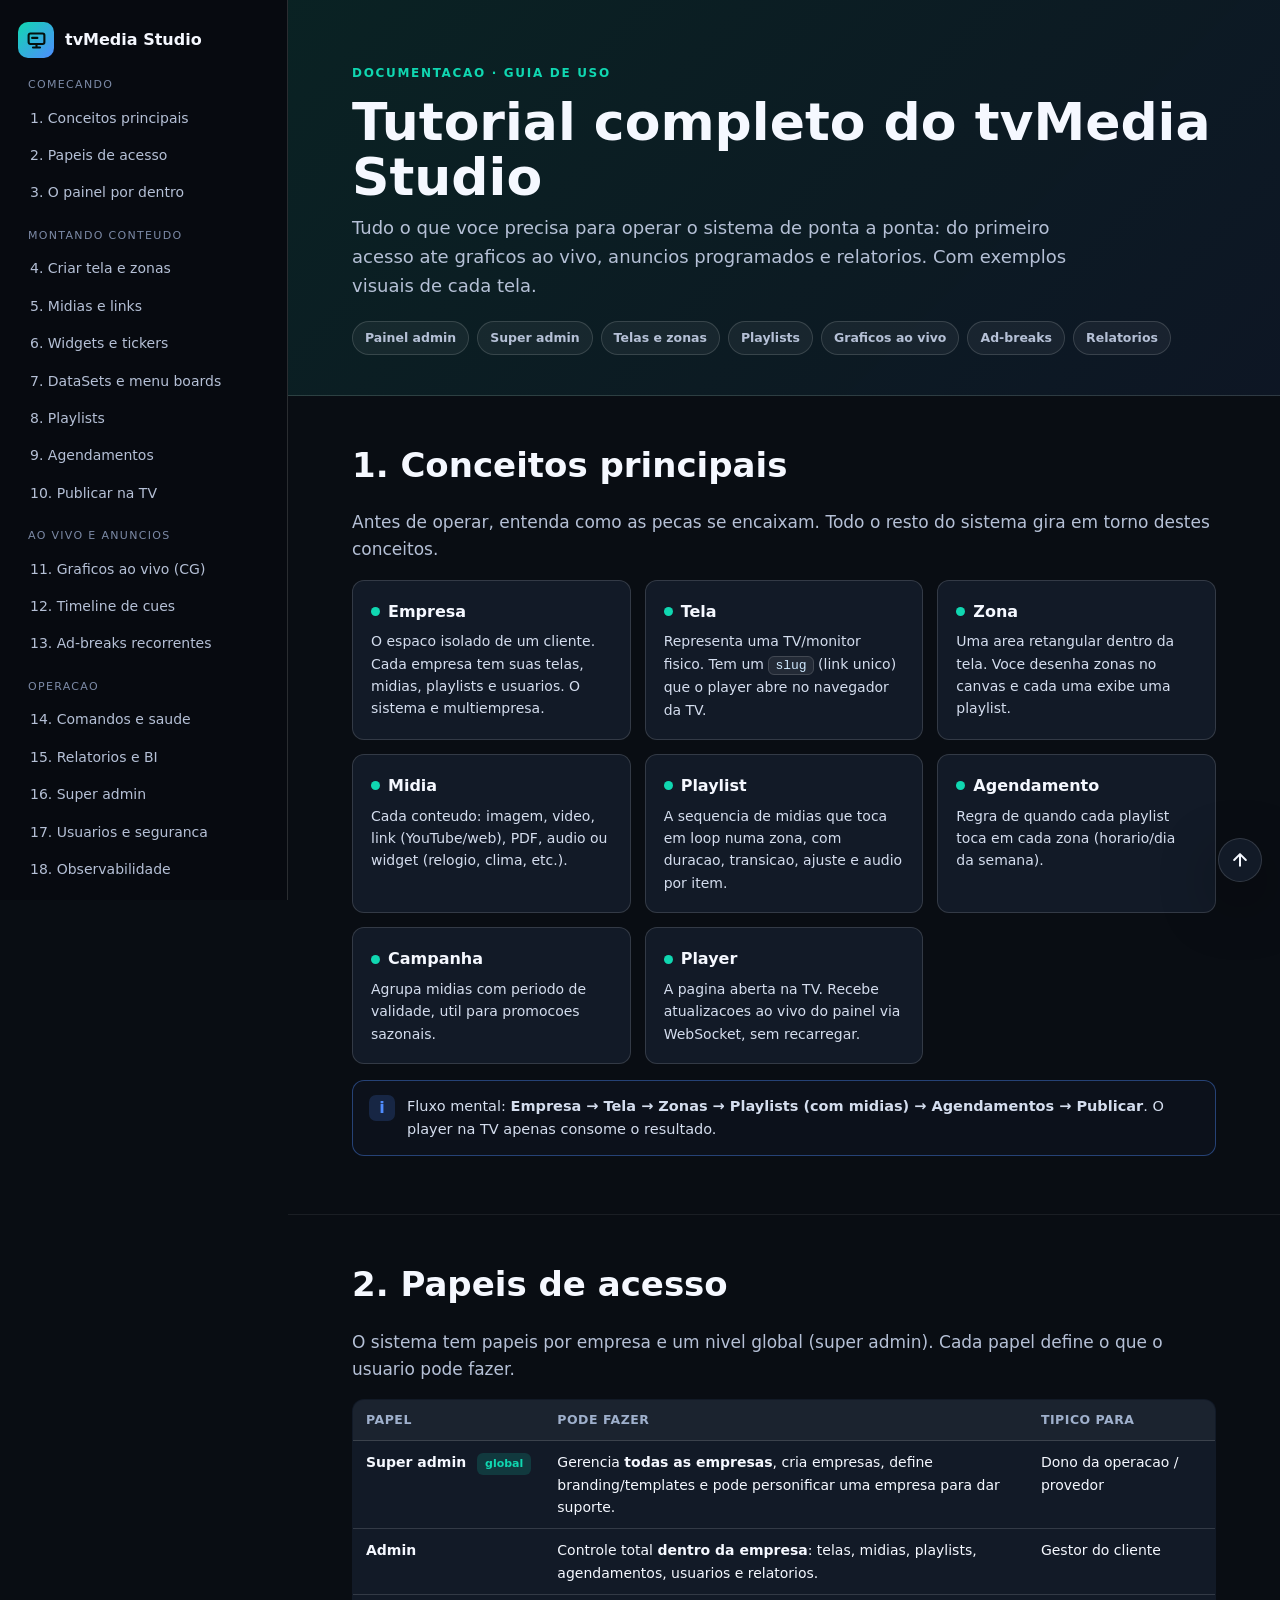
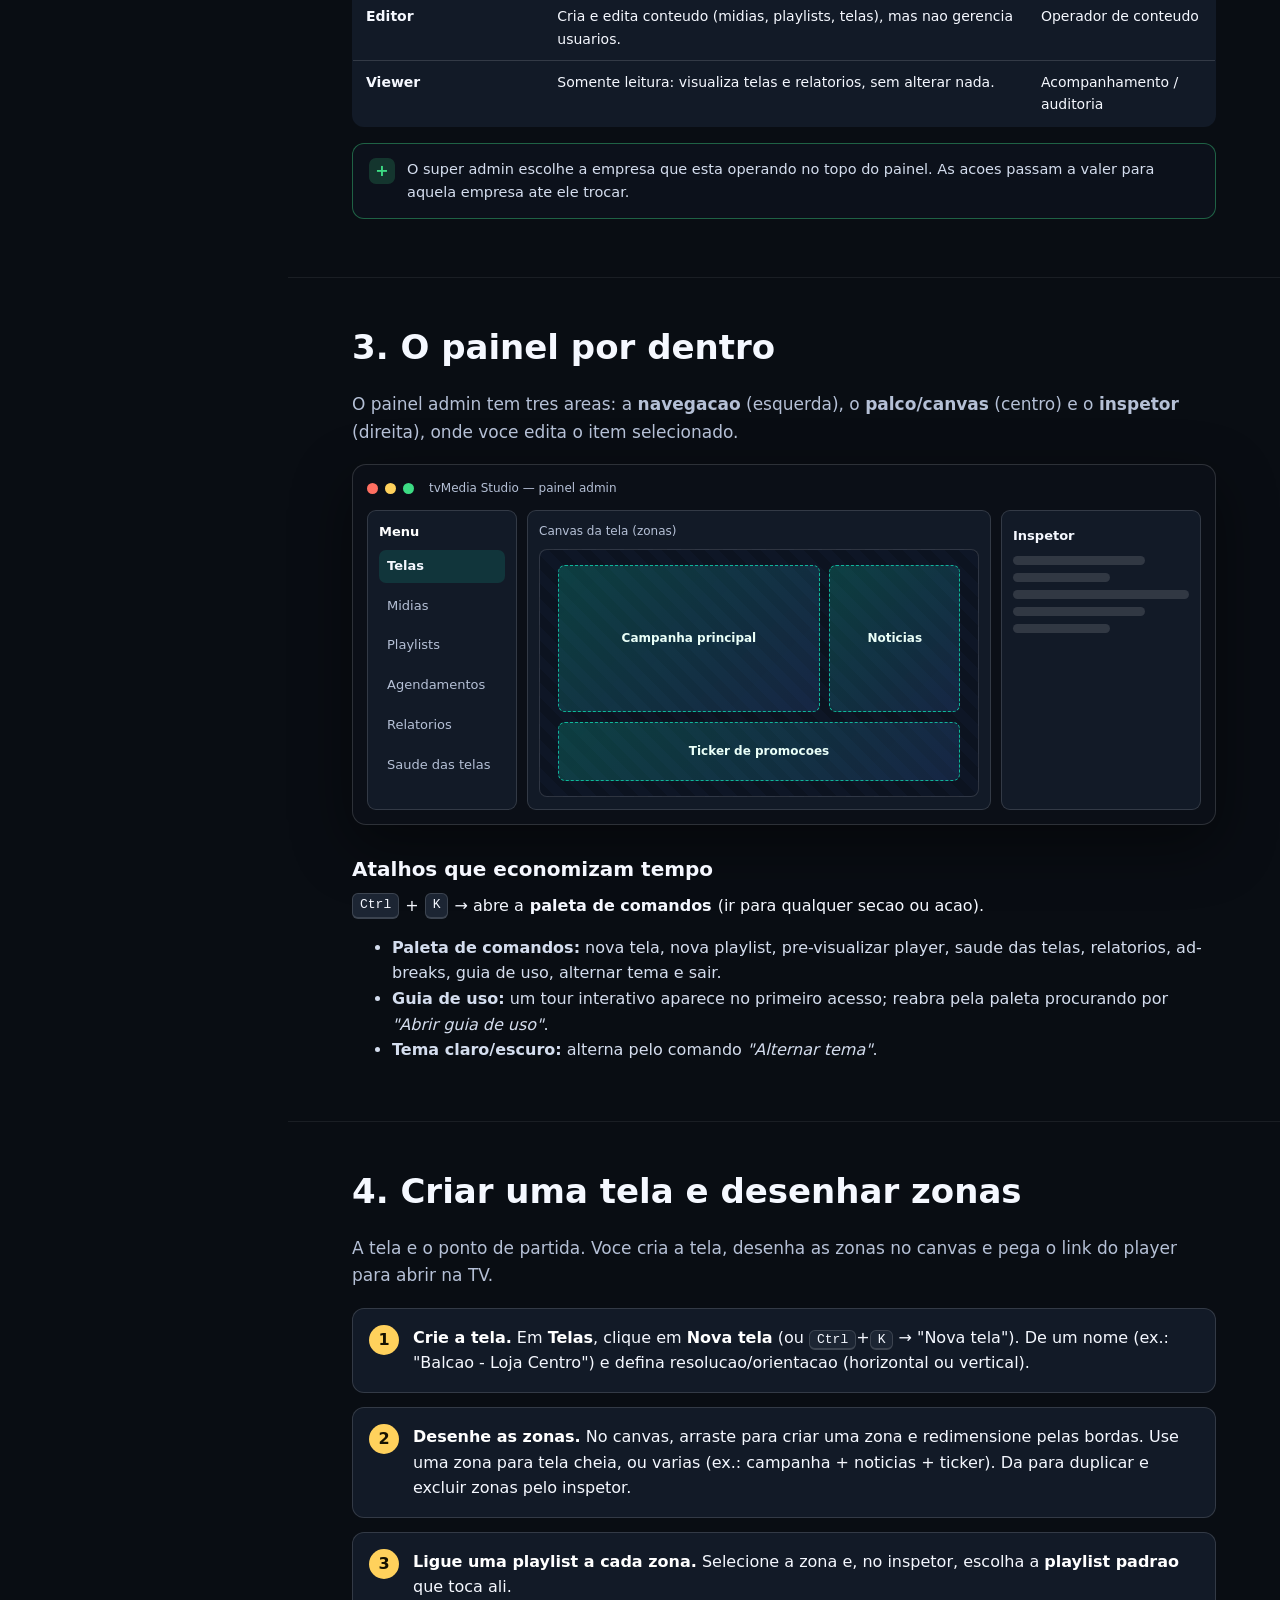
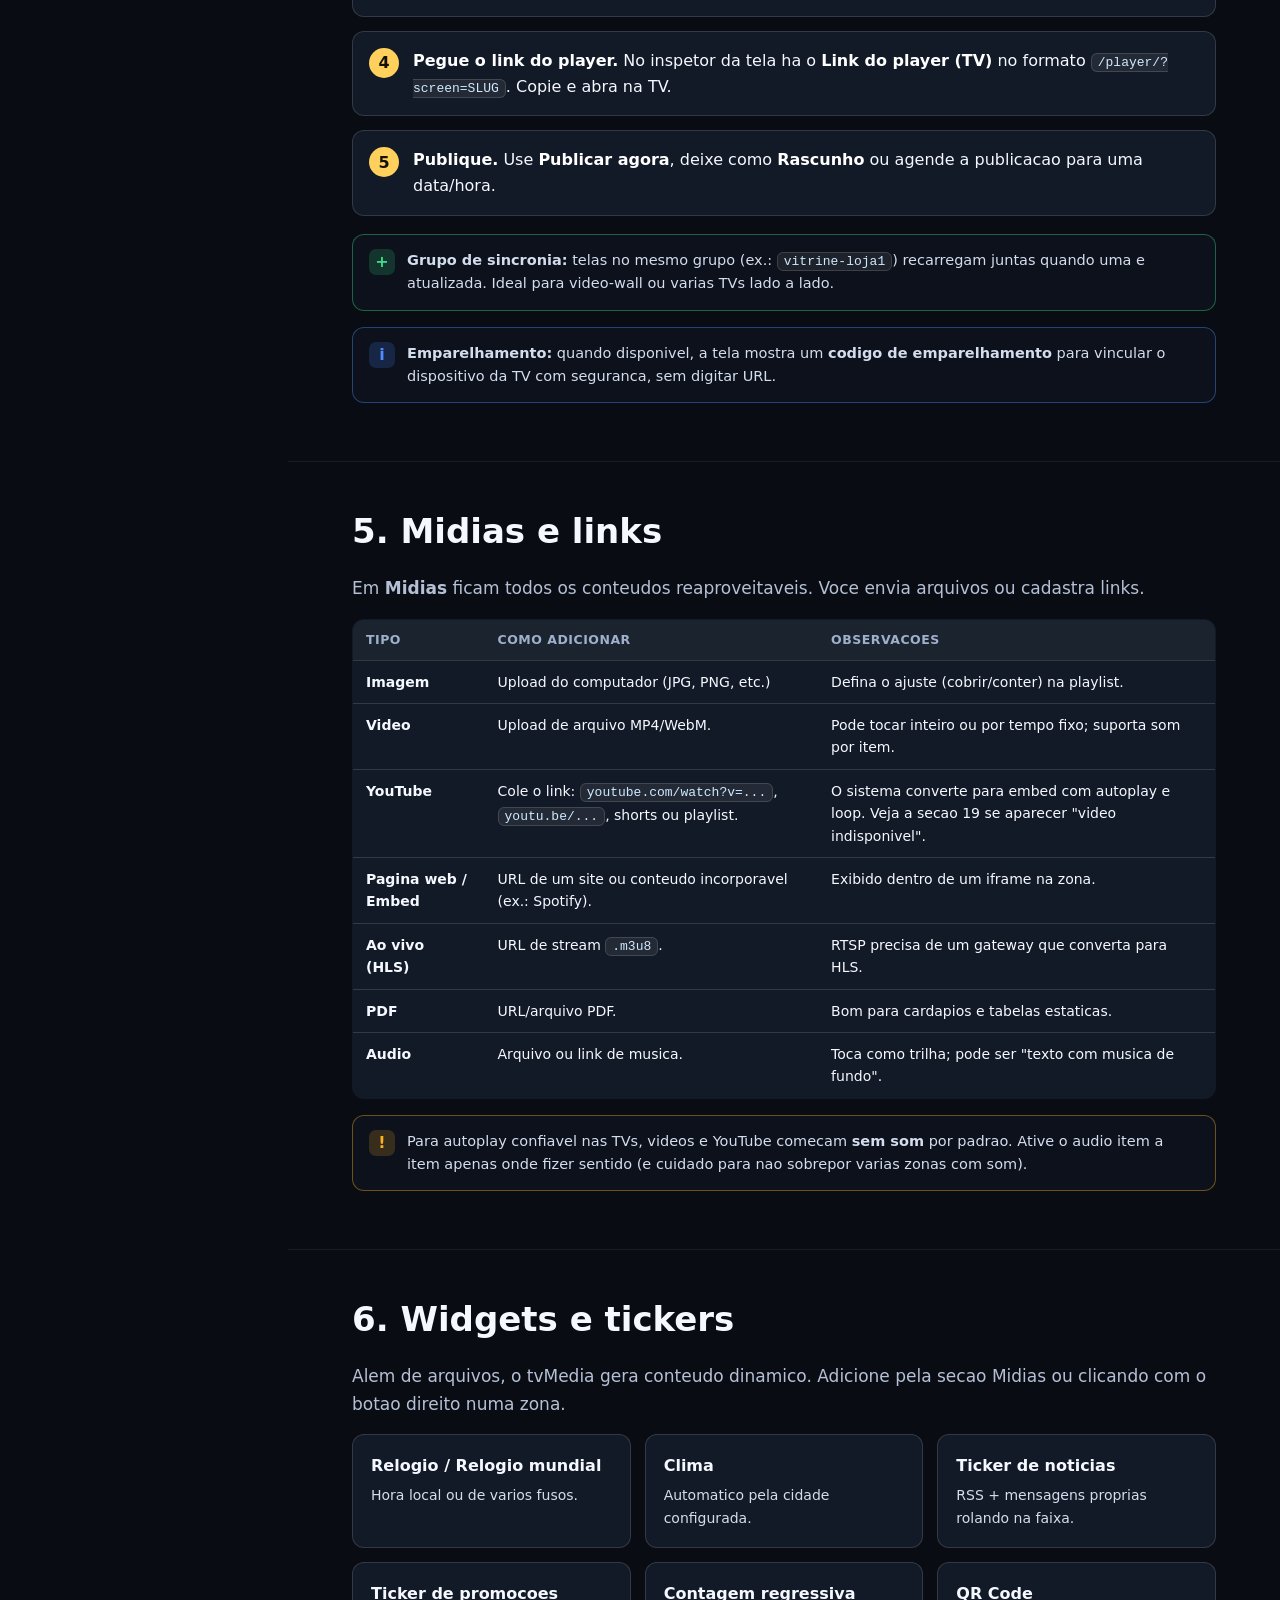
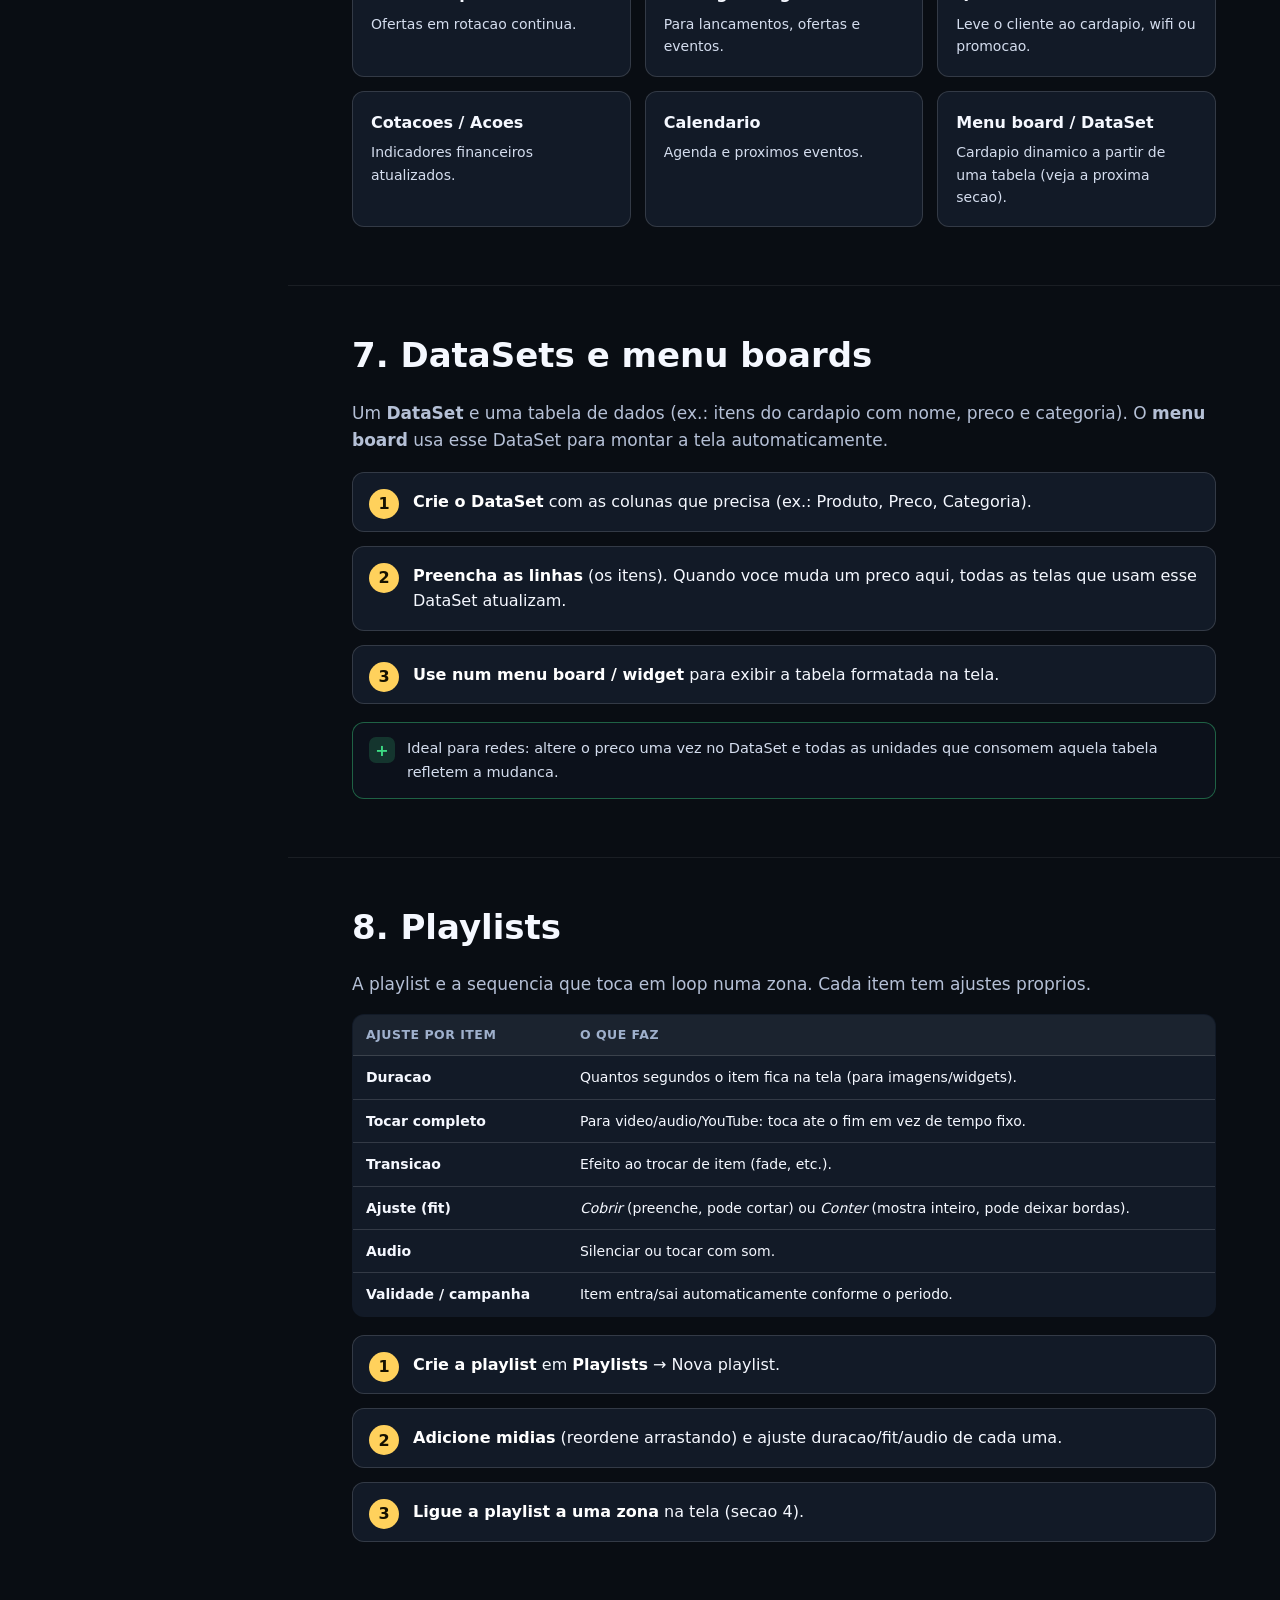
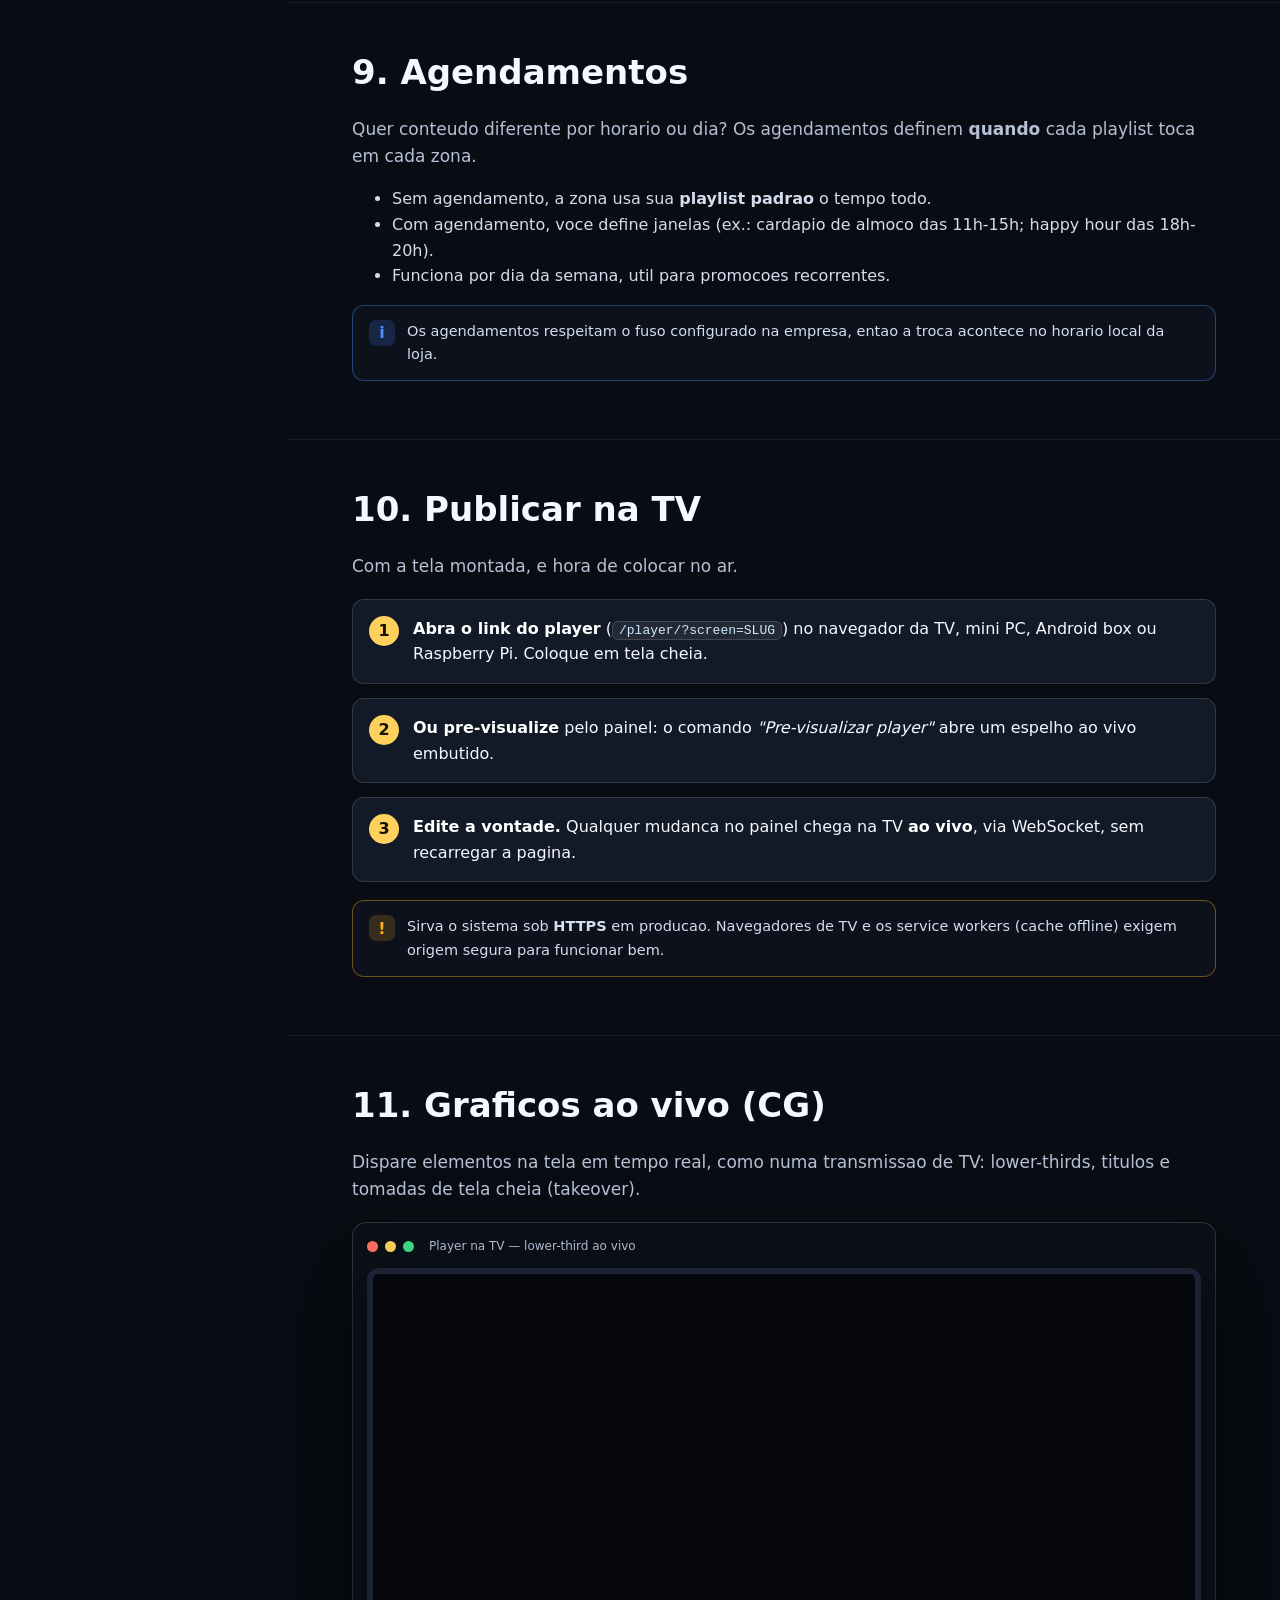
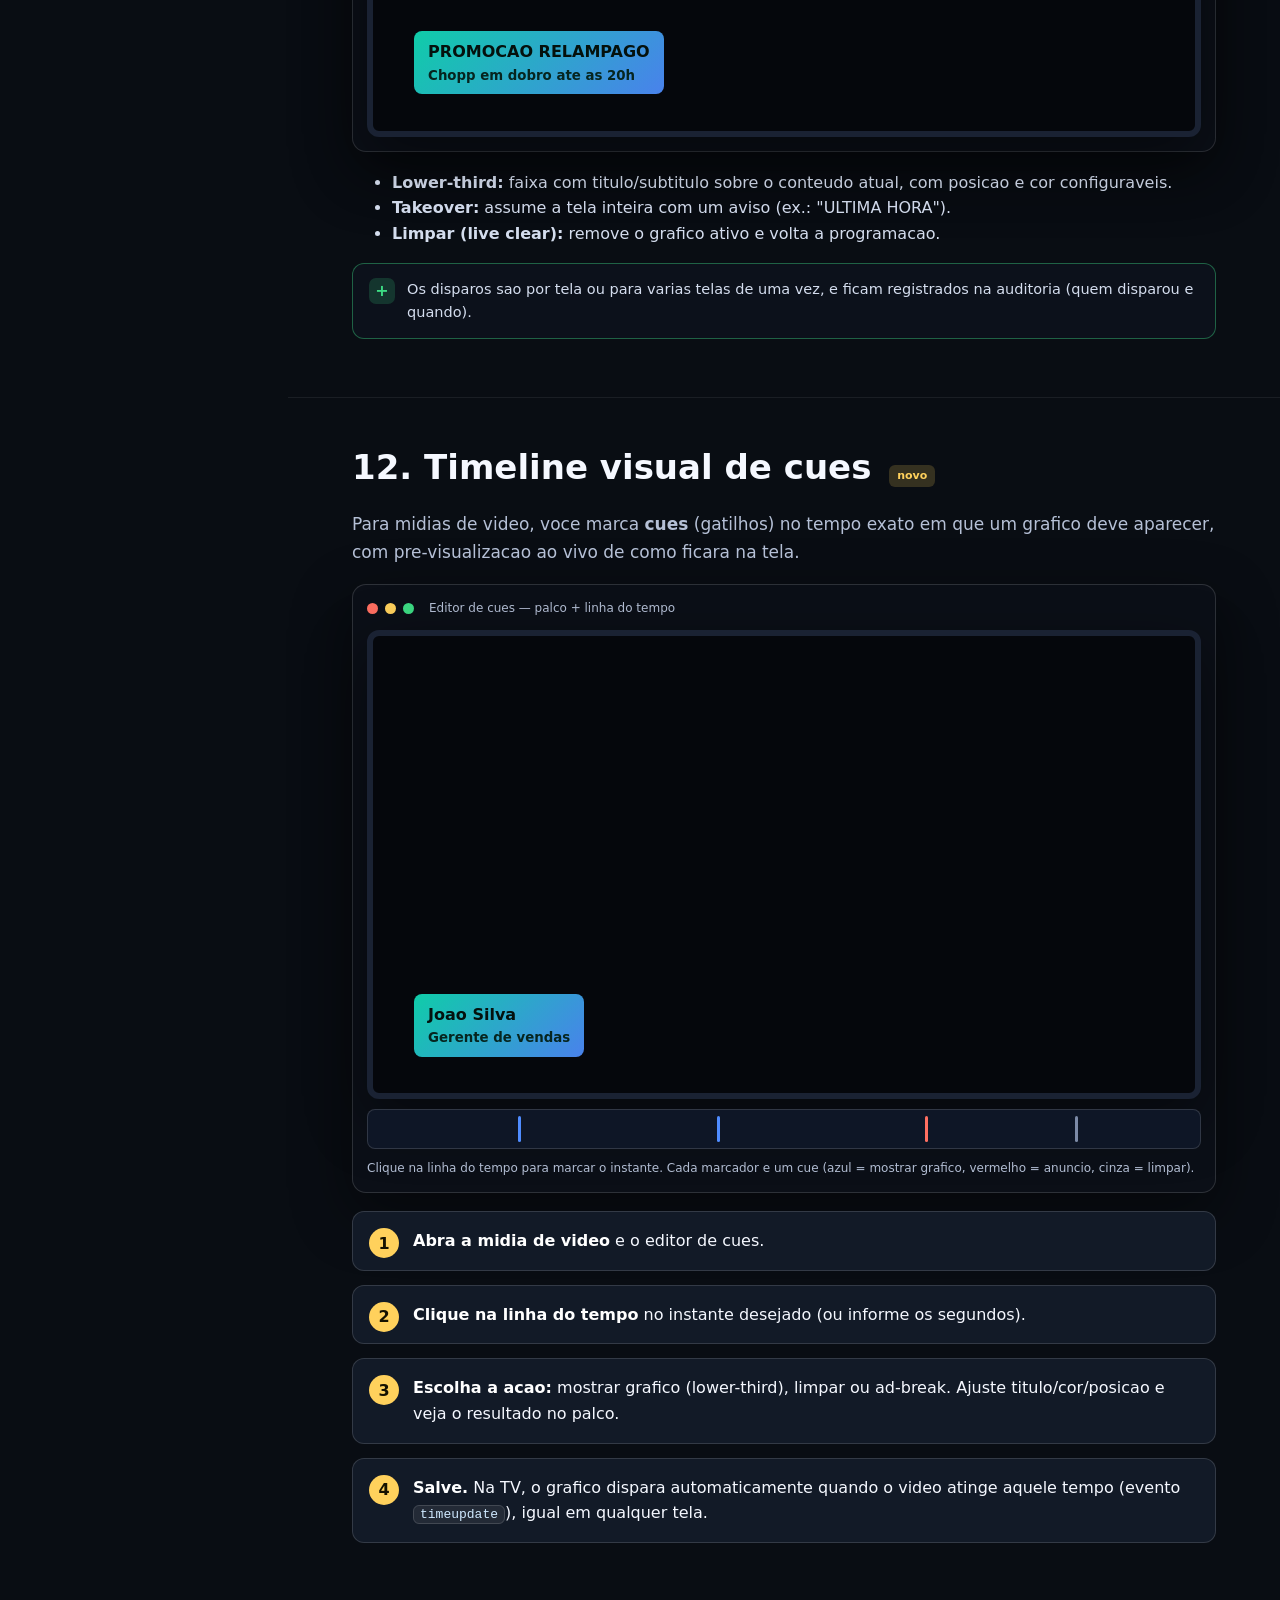
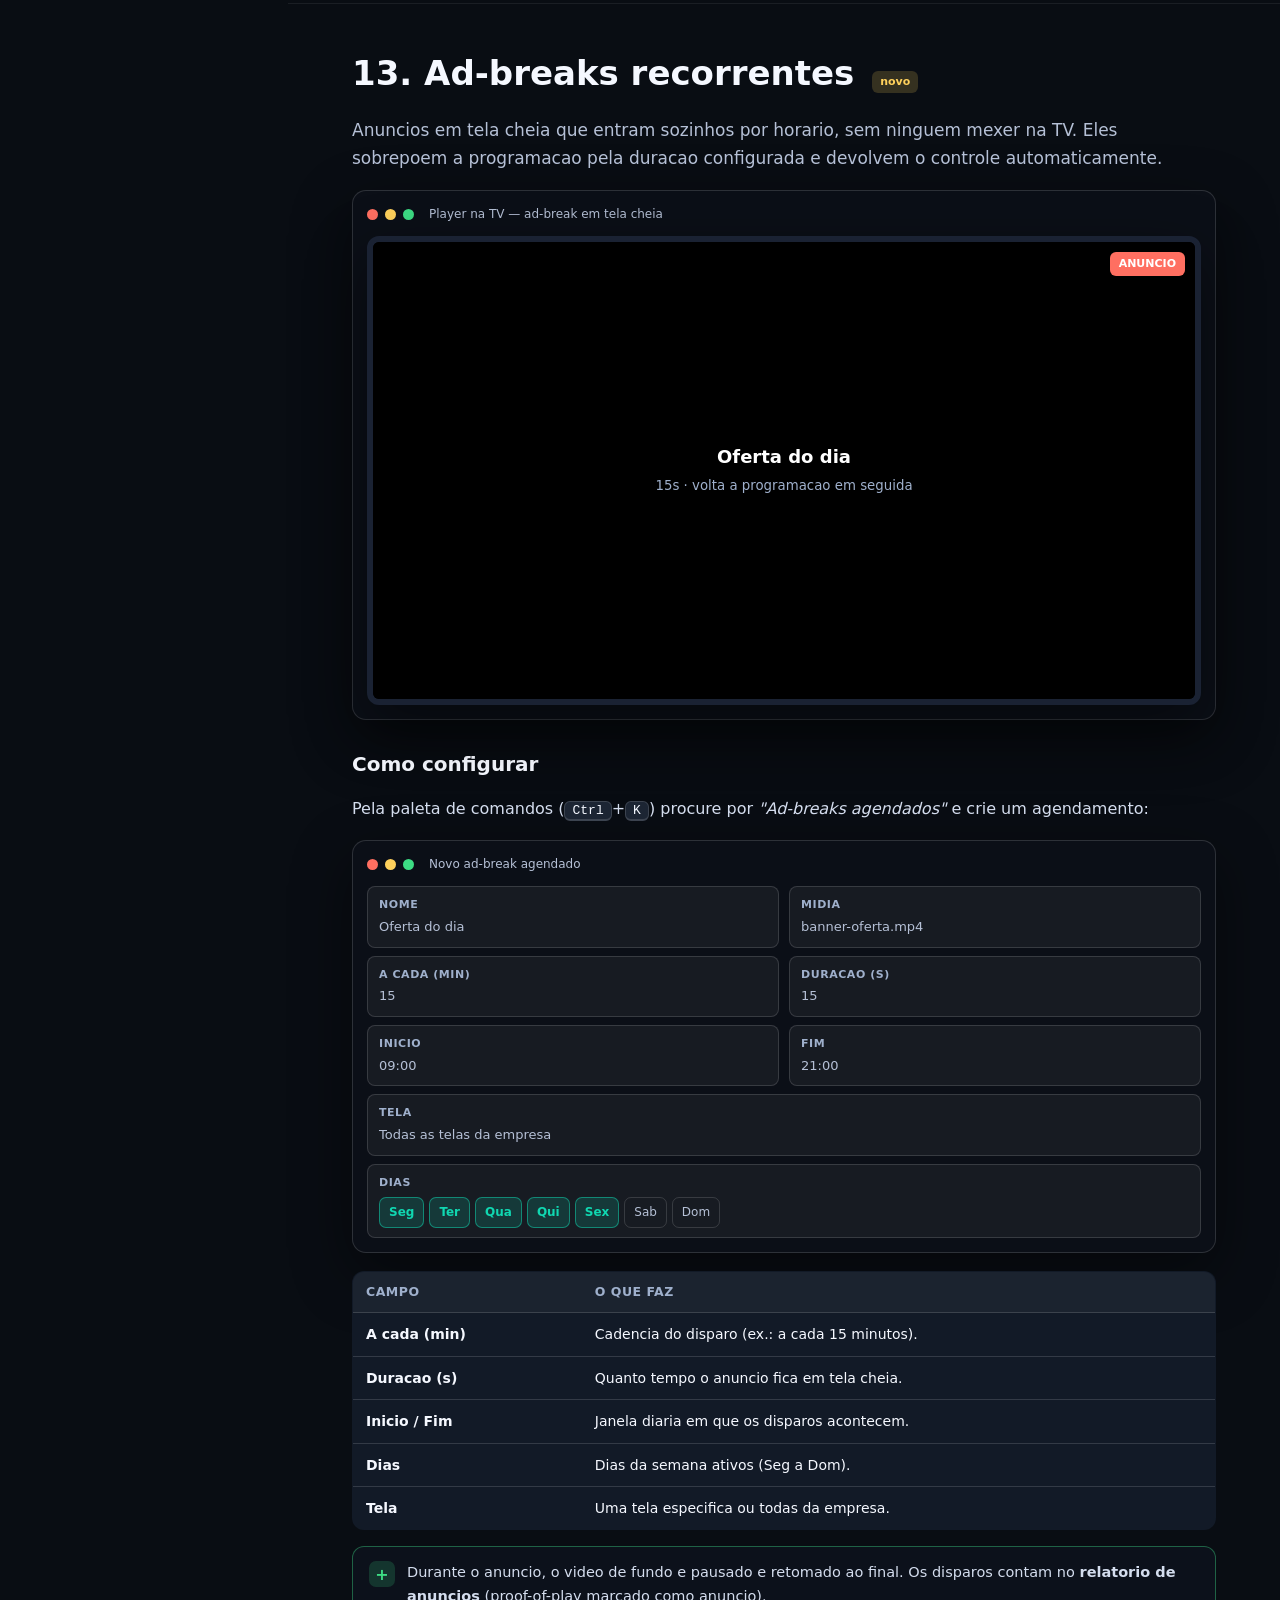
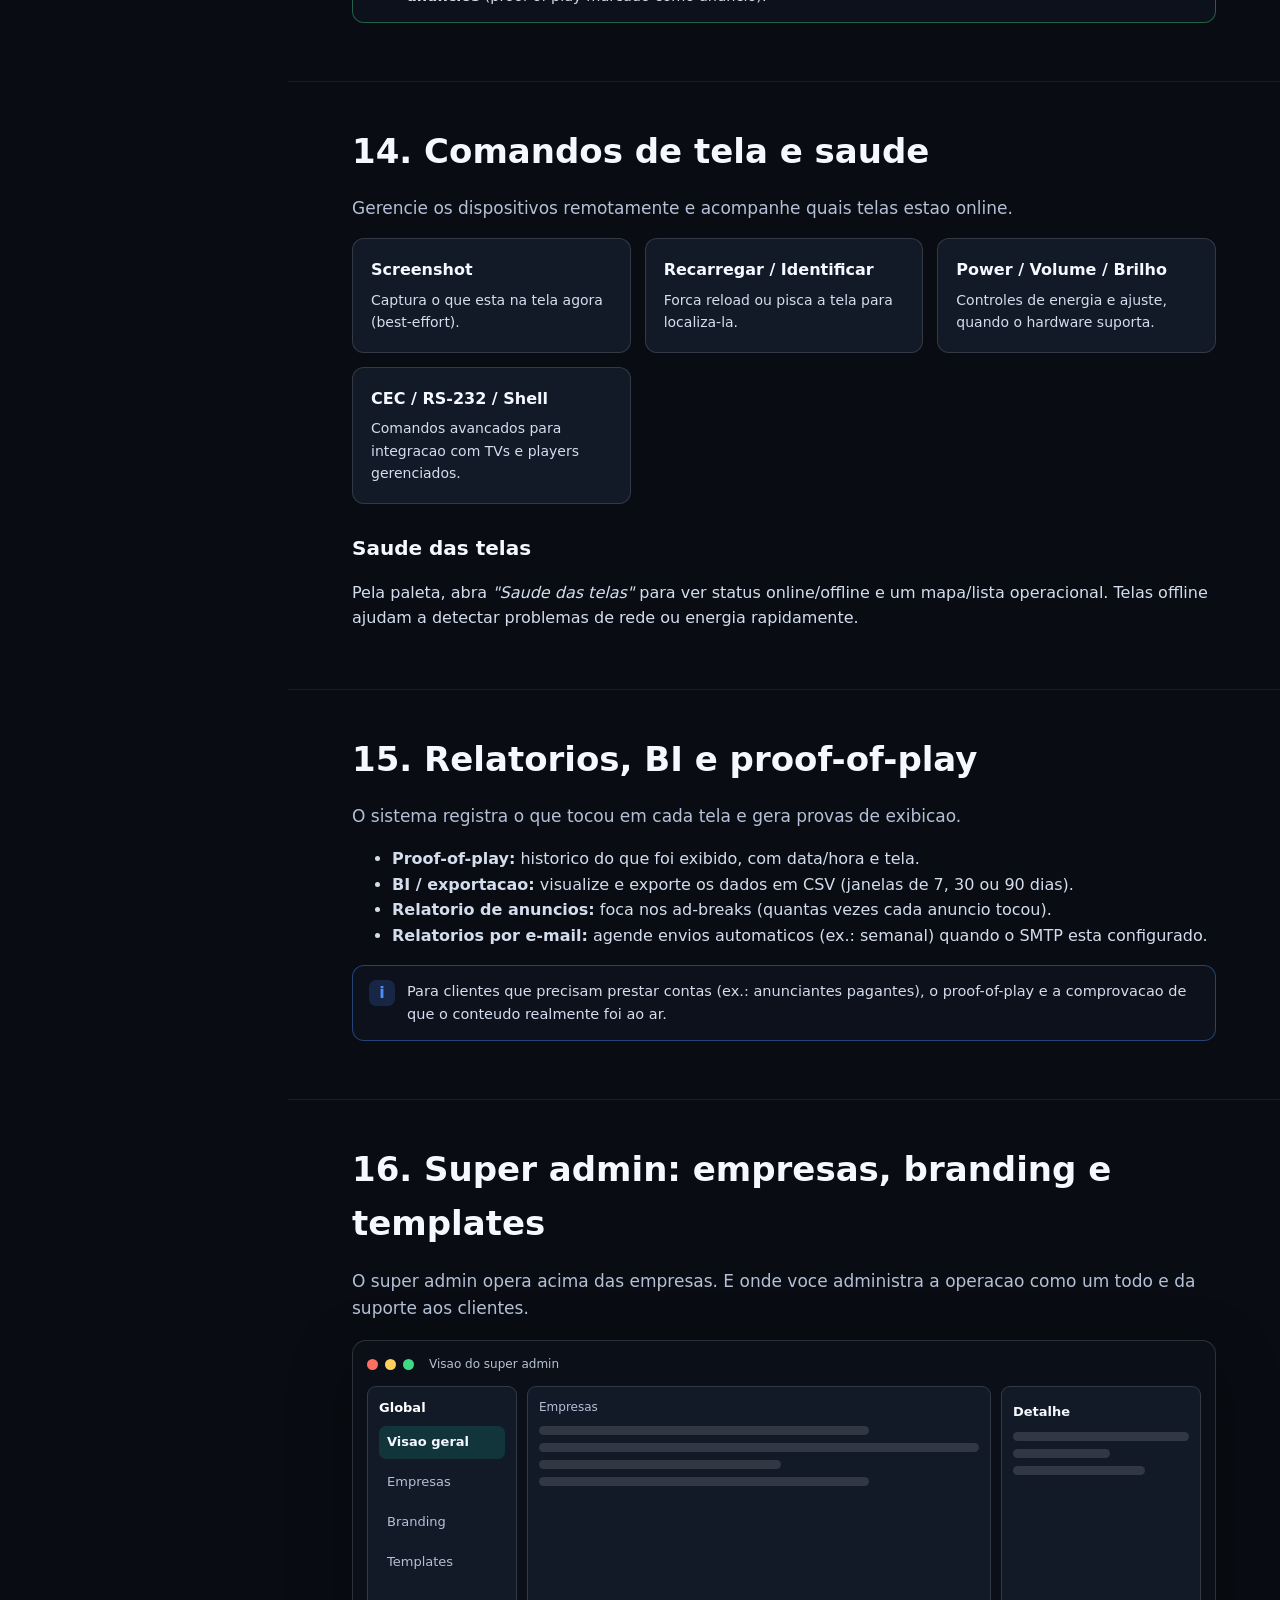
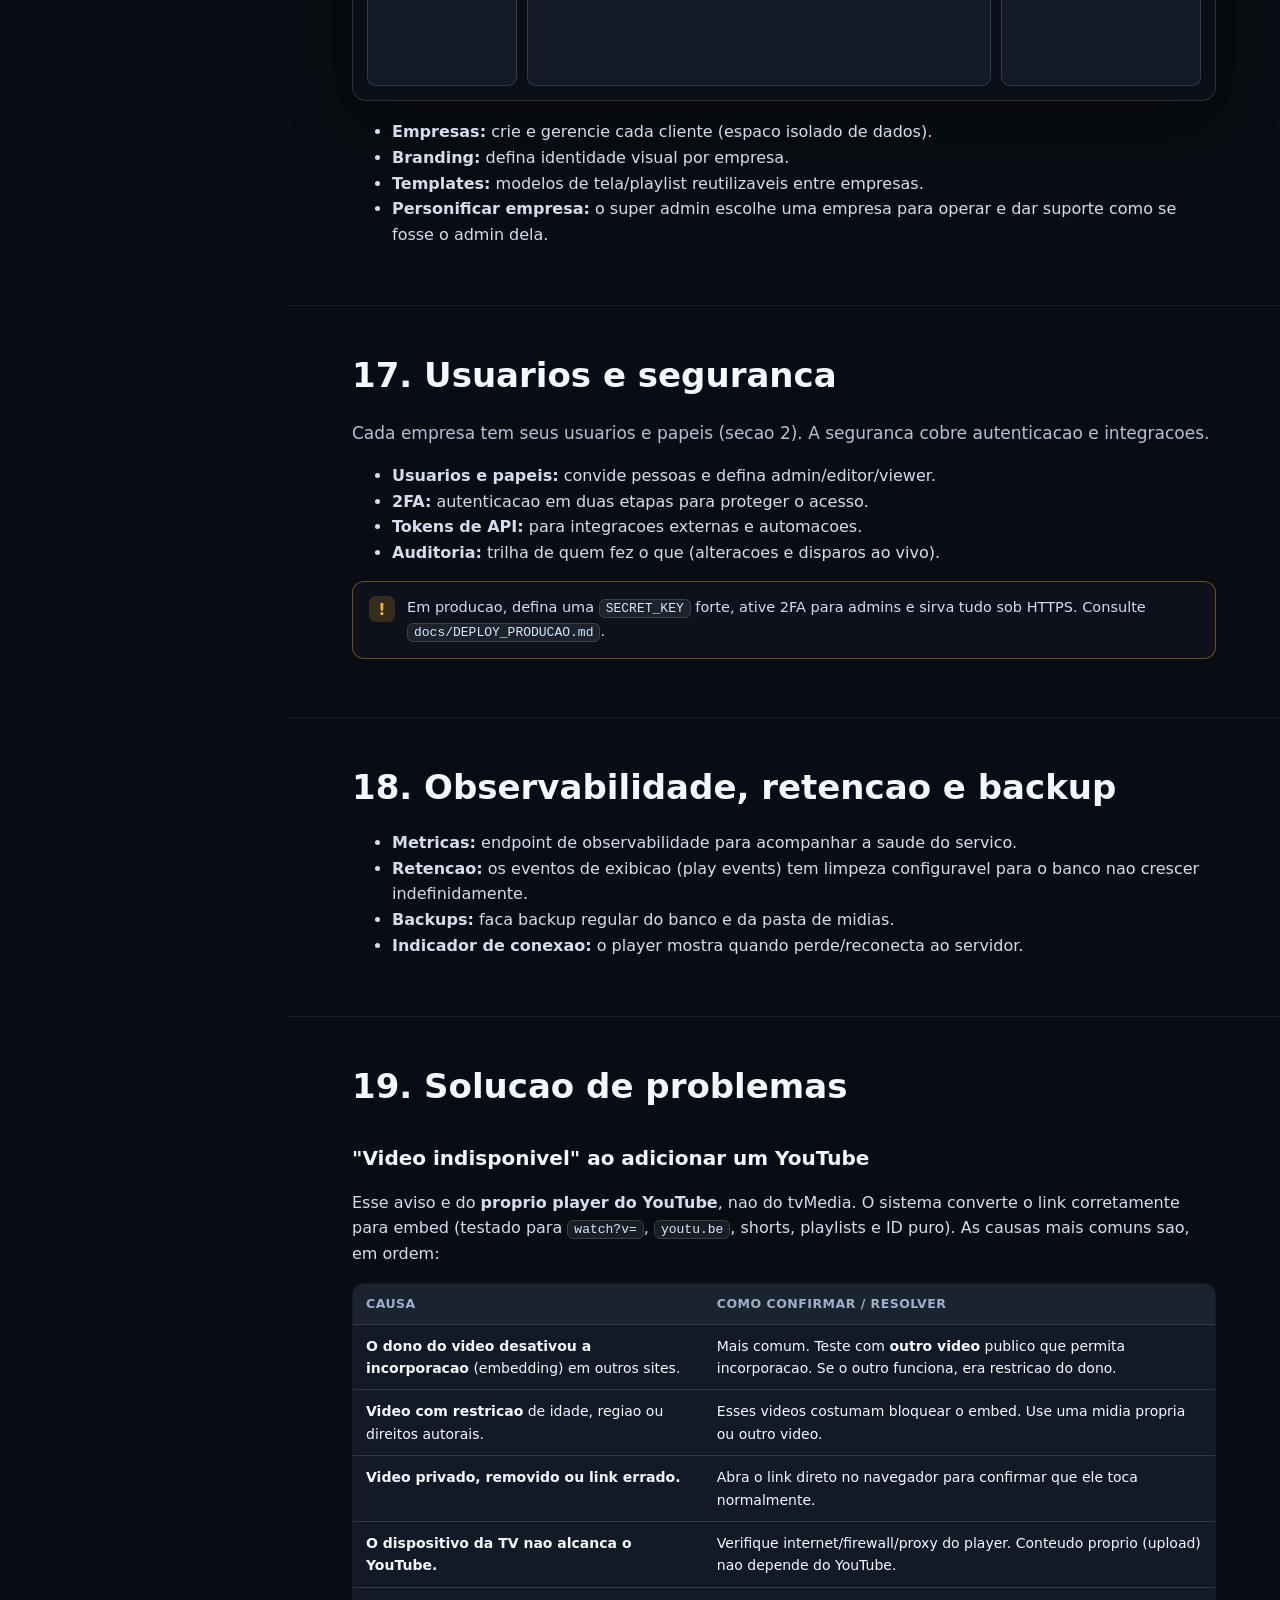
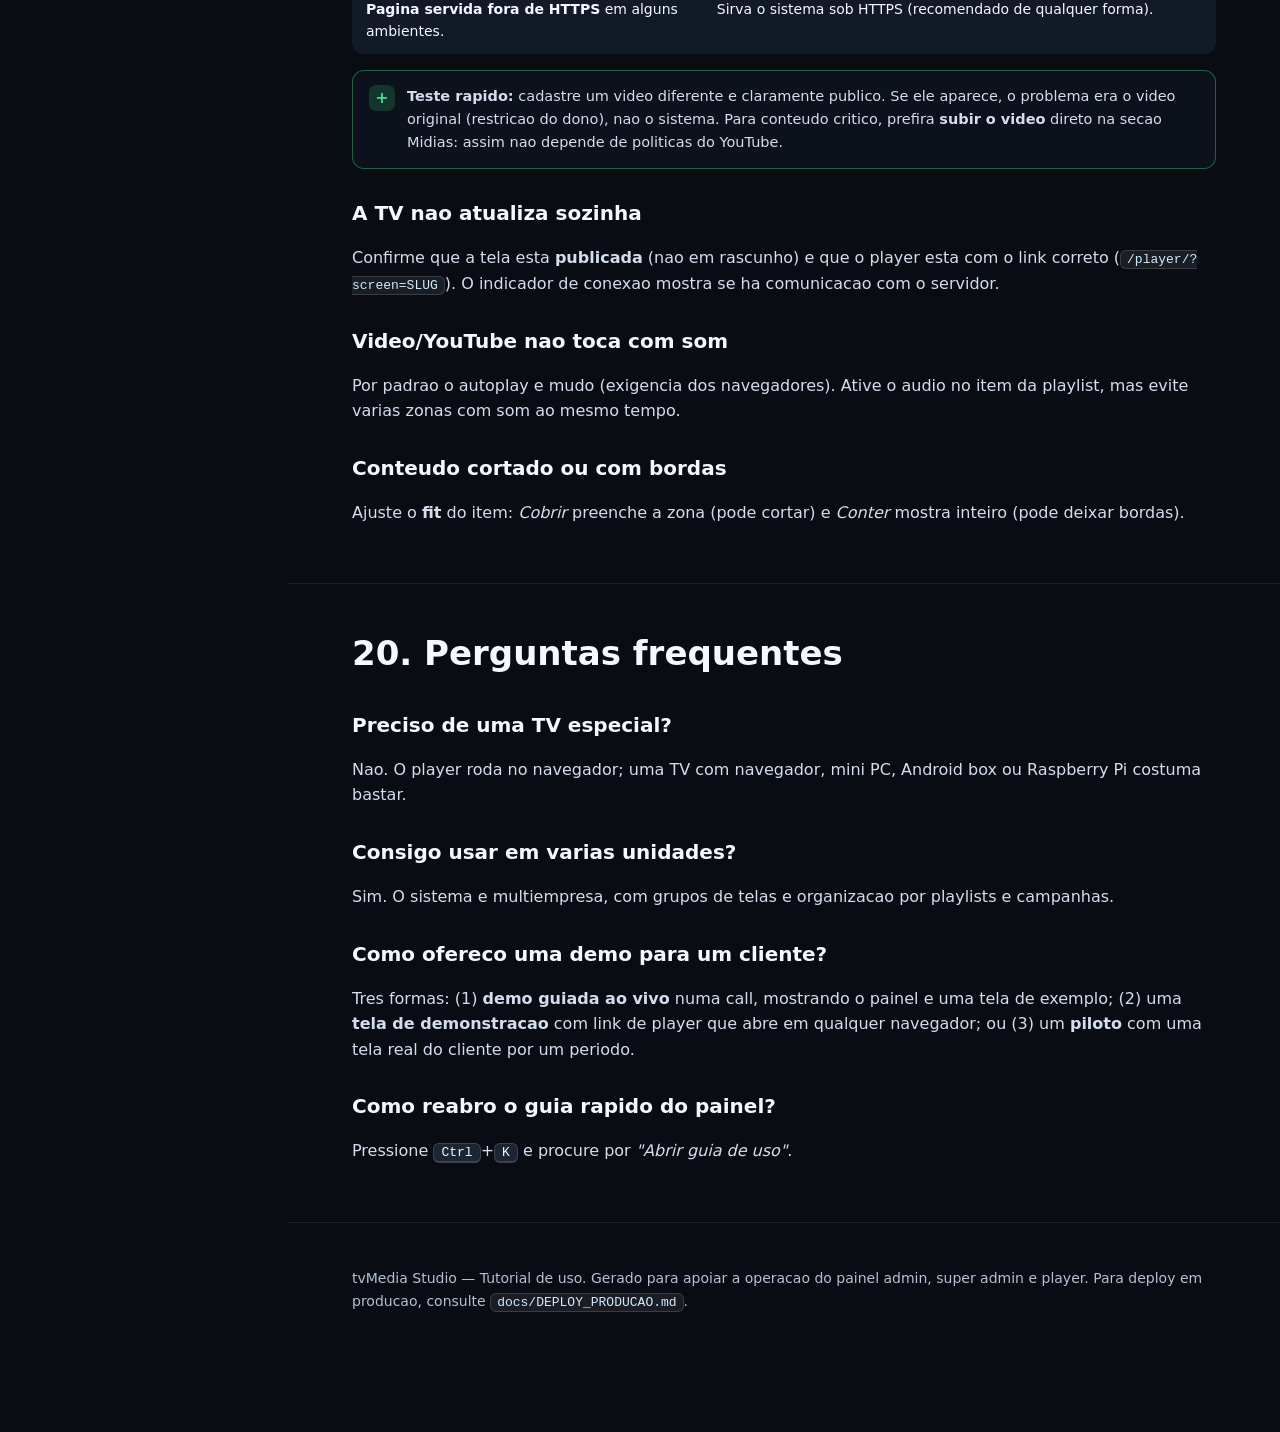
<file: docs/TUTORIAL.html>
<!doctype html>
<html lang="pt-BR">
<head>
<meta charset="utf-8"/>
<meta name="viewport" content="width=device-width, initial-scale=1"/>
<title>tvMedia Studio | Tutorial completo de uso</title>
<meta name="description" content="Guia detalhado do tvMedia Studio: painel admin, super admin, criar telas e zonas, midias, playlists, agendamentos, graficos ao vivo, ad-breaks, relatorios e solucao de problemas."/>
<style>
:root{color-scheme:dark;--bg:#090d13;--bg2:#0c111b;--ink:#f5f8ff;--muted:#b5c0d6;--line:rgba(255,255,255,.14);--panel:#121a27;--teal:#10d7b1;--blue:#4f8cff;--gold:#ffd15c;--coral:#ff6f61;--ok:#3ddc84;--warn:#ffb020;--err:#ff6f61;--radius:12px;--shadow:0 20px 60px rgba(0,0,0,.45);font-family:Inter,ui-sans-serif,system-ui,"Segoe UI",Arial,sans-serif}
*{box-sizing:border-box}html{scroll-behavior:smooth}
body{margin:0;background:var(--bg);color:var(--ink);line-height:1.6}
a{color:var(--teal);text-decoration:none}a:hover{text-decoration:underline}
img{max-width:100%}
code,kbd{font-family:ui-monospace,SFMono-Regular,Menlo,Consolas,monospace}
kbd{background:#1c2533;border:1px solid var(--line);border-bottom-width:2px;border-radius:6px;padding:1px 7px;font-size:13px;color:var(--ink)}
code{background:rgba(255,255,255,.07);border:1px solid var(--line);border-radius:6px;padding:1px 6px;font-size:13px;color:#cfe9ff}
.layout{display:grid;grid-template-columns:288px 1fr;gap:0;min-height:100vh}
.side{position:sticky;top:0;align-self:start;height:100vh;overflow-y:auto;border-right:1px solid var(--line);background:rgba(8,11,17,.7);padding:22px 18px}
.side .brand{display:flex;align-items:center;gap:11px;font-weight:900;margin-bottom:18px}
.side .brand .mk{width:36px;height:36px;border-radius:10px;display:grid;place-items:center;background:linear-gradient(135deg,var(--teal),var(--blue));color:#04110d}
.side .brand .mk svg{width:21px;height:21px}
.toc{list-style:none;margin:0;padding:0;font-size:14px}
.toc li{margin:1px 0}
.toc a{display:block;color:var(--muted);padding:7px 10px;border-radius:8px;border-left:2px solid transparent}
.toc a:hover{background:rgba(255,255,255,.05);color:var(--ink);text-decoration:none}
.toc a.active{background:rgba(16,215,177,.12);color:var(--ink);border-left-color:var(--teal)}
.toc .grp{margin:16px 0 6px;font-size:11px;letter-spacing:.12em;text-transform:uppercase;color:#7c8aa6;padding:0 10px}
.main{padding:0 0 80px}
.hero{padding:64px clamp(20px,5vw,72px) 40px;border-bottom:1px solid var(--line);background:linear-gradient(135deg,rgba(16,215,177,.10),rgba(79,140,255,.07))}
.hero .eyebrow{color:var(--teal);font-weight:900;letter-spacing:.14em;text-transform:uppercase;font-size:12px}
.hero h1{font-size:clamp(32px,5vw,52px);margin:12px 0 10px;line-height:1.05}
.hero p{color:var(--muted);max-width:760px;font-size:18px;margin:0}
.hero .chips{display:flex;flex-wrap:wrap;gap:8px;margin-top:20px}
.chip{font-size:12.5px;font-weight:700;padding:6px 12px;border-radius:999px;border:1px solid var(--line);background:rgba(255,255,255,.05);color:var(--muted)}
section.doc{padding:42px clamp(20px,5vw,72px);border-bottom:1px solid rgba(255,255,255,.07);max-width:1100px}
section.doc h2{font-size:clamp(24px,3.4vw,34px);margin:0 0 6px;scroll-margin-top:20px}
section.doc h3{font-size:20px;margin:28px 0 8px}
section.doc p,section.doc li{color:#d4ddee}
.lead{color:var(--muted)!important;font-size:17px;margin-bottom:8px}
.steps{counter-reset:s;display:grid;gap:14px;margin:18px 0}
.step{counter-increment:s;position:relative;padding:16px 18px 16px 60px;background:var(--panel);border:1px solid var(--line);border-radius:var(--radius)}
.step::before{content:counter(s);position:absolute;left:16px;top:16px;width:30px;height:30px;border-radius:50%;display:grid;place-items:center;background:var(--gold);color:#151100;font-weight:900}
.step b{color:#fff}
.cards{display:grid;grid-template-columns:repeat(auto-fit,minmax(230px,1fr));gap:14px;margin:16px 0}
.card{background:var(--panel);border:1px solid var(--line);border-radius:var(--radius);padding:18px}
.card h4{margin:0 0 6px;font-size:16px;display:flex;align-items:center;gap:8px}
.card p{margin:0;color:var(--muted);font-size:14px}
.dot{width:9px;height:9px;border-radius:50%;display:inline-block;background:var(--teal)}
.callout{display:flex;gap:12px;padding:14px 16px;border-radius:var(--radius);border:1px solid var(--line);margin:16px 0;background:var(--bg2)}
.callout .i{flex:none;width:26px;height:26px;border-radius:7px;display:grid;place-items:center;font-weight:900}
.callout.tip{border-color:rgba(61,220,132,.4)}.callout.tip .i{background:rgba(61,220,132,.18);color:var(--ok)}
.callout.warn{border-color:rgba(255,176,32,.4)}.callout.warn .i{background:rgba(255,176,32,.18);color:var(--warn)}
.callout.note{border-color:rgba(79,140,255,.4)}.callout.note .i{background:rgba(79,140,255,.18);color:var(--blue)}
.callout p{margin:0;font-size:14.5px}
table{width:100%;border-collapse:collapse;margin:16px 0;font-size:14px;background:var(--panel);border:1px solid var(--line);border-radius:var(--radius);overflow:hidden}
th,td{text-align:left;padding:10px 13px;border-bottom:1px solid var(--line);vertical-align:top}
th{background:rgba(255,255,255,.04);font-size:12.5px;text-transform:uppercase;letter-spacing:.04em;color:#9fb0cc}
tr:last-child td{border-bottom:0}
.role{font-weight:800;white-space:nowrap}
.badge{display:inline-block;font-size:11px;font-weight:800;padding:2px 8px;border-radius:6px;background:rgba(16,215,177,.16);color:var(--teal);margin-left:6px}
.badge.novo{background:rgba(255,209,92,.18);color:var(--gold)}
/* ---- Mockups ---- */
.mock{border:1px solid var(--line);border-radius:14px;background:#0b0f17;box-shadow:var(--shadow);padding:14px;margin:18px 0}
.mock .bar{display:flex;align-items:center;gap:7px;margin-bottom:12px}
.mock .bar i{width:11px;height:11px;border-radius:50%;background:#33405a;display:inline-block}
.mock .bar i:nth-child(1){background:var(--coral)}.mock .bar i:nth-child(2){background:var(--gold)}.mock .bar i:nth-child(3){background:var(--ok)}
.mock .bar span{margin-left:8px;font-size:12px;color:var(--muted)}
.admin-ui{display:grid;grid-template-columns:150px 1fr 200px;gap:10px;min-height:300px}
.admin-ui .col{background:#121a27;border:1px solid var(--line);border-radius:9px;padding:11px}
.admin-ui .navi{font-size:13px;color:var(--muted);display:flex;flex-direction:column;gap:7px}
.admin-ui .navi b{color:#fff}
.admin-ui .navi .on{background:rgba(16,215,177,.14);color:var(--ink);border-radius:7px;padding:6px 8px;font-weight:700}
.admin-ui .navi a{padding:6px 8px;color:var(--muted)}
.canvas{position:relative;background:repeating-linear-gradient(45deg,#0c1320,#0c1320 10px,#0e1626 10px,#0e1626 20px);border-radius:8px;aspect-ratio:16/9;border:1px solid var(--line);overflow:hidden}
.zone{position:absolute;border:1.5px dashed rgba(16,215,177,.8);background:linear-gradient(135deg,rgba(16,215,177,.22),rgba(79,140,255,.14));border-radius:7px;display:grid;place-items:center;font-size:12px;font-weight:800;color:#eafff8;text-align:center;padding:4px}
.ln{height:9px;border-radius:999px;background:rgba(255,255,255,.13);margin:8px 0}
.ln.s{width:55%}.ln.m{width:75%}
.tv{aspect-ratio:16/9;background:#05070c;border:6px solid #1a2233;border-radius:12px;position:relative;overflow:hidden;box-shadow:var(--shadow)}
.tv .gfx{position:absolute;left:5%;bottom:8%;background:linear-gradient(135deg,rgba(16,215,177,.95),rgba(79,140,255,.92));color:#04110d;padding:8px 14px;border-radius:8px;font-weight:800;max-width:60%}
.tv .gfx small{display:block;font-weight:600;color:#06251f}
.tv .ad{position:absolute;inset:0;background:#000;display:grid;place-items:center;color:#fff}
.tv .ad .tag{position:absolute;top:10px;right:10px;background:var(--coral);color:#fff;font-size:11px;font-weight:800;padding:3px 9px;border-radius:6px}
.timeline{height:40px;background:#0e1626;border:1px solid var(--line);border-radius:8px;position:relative;margin:10px 0}
.timeline .mk{position:absolute;top:6px;bottom:6px;width:3px;border-radius:2px}
.timeline .mk.b{background:var(--blue)}.timeline .mk.r{background:var(--coral)}.timeline .mk.g{background:#7c8aa6}
.form-row{display:grid;grid-template-columns:1fr 1fr;gap:10px;margin:8px 0}
.fake-input{background:rgba(255,255,255,.05);border:1px solid var(--line);border-radius:8px;padding:9px 11px;font-size:13px;color:var(--muted)}
.fake-input b{color:#fff;display:block;font-size:11px;text-transform:uppercase;letter-spacing:.05em;margin-bottom:3px;color:#9fb0cc}
.days{display:flex;gap:5px;flex-wrap:wrap}
.days span{font-size:12px;padding:5px 9px;border-radius:7px;border:1px solid var(--line);color:var(--muted)}
.days span.on{background:rgba(16,215,177,.16);color:var(--teal);border-color:rgba(16,215,177,.5);font-weight:700}
.kbds{display:flex;gap:6px;align-items:center;flex-wrap:wrap;margin:6px 0}
.top{position:fixed;right:18px;bottom:18px;width:44px;height:44px;border-radius:50%;background:var(--panel);border:1px solid var(--line);display:grid;place-items:center;color:var(--ink);box-shadow:var(--shadow)}
footer{padding:30px clamp(20px,5vw,72px);color:var(--muted);font-size:14px}
@media(max-width:960px){.layout{grid-template-columns:1fr}.side{position:static;height:auto;border-right:0;border-bottom:1px solid var(--line)}.admin-ui{grid-template-columns:1fr}}
</style>
</head>
<body>
<div class="layout">
  <aside class="side">
    <div class="brand"><span class="mk"><svg viewBox="0 0 24 24" fill="none" stroke="currentColor" stroke-width="2.4" stroke-linecap="round" stroke-linejoin="round"><rect x="3" y="4" width="18" height="12" rx="2"/><path d="M8 20h8M12 16v4M7 9h6"/></svg></span><span>tvMedia Studio</span></div>
    <nav>
      <ul class="toc" id="toc">
        <li class="grp">Comecando</li>
        <li><a href="#conceitos">1. Conceitos principais</a></li>
        <li><a href="#papeis">2. Papeis de acesso</a></li>
        <li><a href="#painel">3. O painel por dentro</a></li>
        <li class="grp">Montando conteudo</li>
        <li><a href="#telas">4. Criar tela e zonas</a></li>
        <li><a href="#midias">5. Midias e links</a></li>
        <li><a href="#widgets">6. Widgets e tickers</a></li>
        <li><a href="#datasets">7. DataSets e menu boards</a></li>
        <li><a href="#playlists">8. Playlists</a></li>
        <li><a href="#agendamentos">9. Agendamentos</a></li>
        <li><a href="#publicar">10. Publicar na TV</a></li>
        <li class="grp">Ao vivo e anuncios</li>
        <li><a href="#aovivo">11. Graficos ao vivo (CG)</a></li>
        <li><a href="#cues">12. Timeline de cues</a></li>
        <li><a href="#adbreaks">13. Ad-breaks recorrentes</a></li>
        <li class="grp">Operacao</li>
        <li><a href="#comandos">14. Comandos e saude</a></li>
        <li><a href="#relatorios">15. Relatorios e BI</a></li>
        <li><a href="#superadmin">16. Super admin</a></li>
        <li><a href="#usuarios">17. Usuarios e seguranca</a></li>
        <li><a href="#observabilidade">18. Observabilidade</a></li>
        <li class="grp">Ajuda</li>
        <li><a href="#problemas">19. Solucao de problemas</a></li>
        <li><a href="#faq">20. Perguntas frequentes</a></li>
      </ul>
    </nav>
  </aside>
  <main class="main">
    <header class="hero">
      <div class="eyebrow">Documentacao &middot; Guia de uso</div>
      <h1>Tutorial completo do tvMedia Studio</h1>
      <p>Tudo o que voce precisa para operar o sistema de ponta a ponta: do primeiro acesso ate graficos ao vivo, anuncios programados e relatorios. Com exemplos visuais de cada tela.</p>
      <div class="chips"><span class="chip">Painel admin</span><span class="chip">Super admin</span><span class="chip">Telas e zonas</span><span class="chip">Playlists</span><span class="chip">Graficos ao vivo</span><span class="chip">Ad-breaks</span><span class="chip">Relatorios</span></div>
    </header>
    <section class="doc" id="conceitos">
      <h2>1. Conceitos principais</h2>
      <p class="lead">Antes de operar, entenda como as pecas se encaixam. Todo o resto do sistema gira em torno destes conceitos.</p>
      <div class="cards">
        <div class="card"><h4><span class="dot"></span> Empresa</h4><p>O espaco isolado de um cliente. Cada empresa tem suas telas, midias, playlists e usuarios. O sistema e multiempresa.</p></div>
        <div class="card"><h4><span class="dot"></span> Tela</h4><p>Representa uma TV/monitor fisico. Tem um <code>slug</code> (link unico) que o player abre no navegador da TV.</p></div>
        <div class="card"><h4><span class="dot"></span> Zona</h4><p>Uma area retangular dentro da tela. Voce desenha zonas no canvas e cada uma exibe uma playlist.</p></div>
        <div class="card"><h4><span class="dot"></span> Midia</h4><p>Cada conteudo: imagem, video, link (YouTube/web), PDF, audio ou widget (relogio, clima, etc.).</p></div>
        <div class="card"><h4><span class="dot"></span> Playlist</h4><p>A sequencia de midias que toca em loop numa zona, com duracao, transicao, ajuste e audio por item.</p></div>
        <div class="card"><h4><span class="dot"></span> Agendamento</h4><p>Regra de quando cada playlist toca em cada zona (horario/dia da semana).</p></div>
        <div class="card"><h4><span class="dot"></span> Campanha</h4><p>Agrupa midias com periodo de validade, util para promocoes sazonais.</p></div>
        <div class="card"><h4><span class="dot"></span> Player</h4><p>A pagina aberta na TV. Recebe atualizacoes ao vivo do painel via WebSocket, sem recarregar.</p></div>
      </div>
      <div class="callout note"><span class="i">i</span><p>Fluxo mental: <b>Empresa &rarr; Tela &rarr; Zonas &rarr; Playlists (com midias) &rarr; Agendamentos &rarr; Publicar</b>. O player na TV apenas consome o resultado.</p></div>
    </section>

    <section class="doc" id="papeis">
      <h2>2. Papeis de acesso</h2>
      <p class="lead">O sistema tem papeis por empresa e um nivel global (super admin). Cada papel define o que o usuario pode fazer.</p>
      <table>
        <tr><th>Papel</th><th>Pode fazer</th><th>Tipico para</th></tr>
        <tr><td class="role">Super admin <span class="badge">global</span></td><td>Gerencia <b>todas as empresas</b>, cria empresas, define branding/templates e pode personificar uma empresa para dar suporte.</td><td>Dono da operacao / provedor</td></tr>
        <tr><td class="role">Admin</td><td>Controle total <b>dentro da empresa</b>: telas, midias, playlists, agendamentos, usuarios e relatorios.</td><td>Gestor do cliente</td></tr>
        <tr><td class="role">Editor</td><td>Cria e edita conteudo (midias, playlists, telas), mas nao gerencia usuarios.</td><td>Operador de conteudo</td></tr>
        <tr><td class="role">Viewer</td><td>Somente leitura: visualiza telas e relatorios, sem alterar nada.</td><td>Acompanhamento / auditoria</td></tr>
      </table>
      <div class="callout tip"><span class="i">+</span><p>O super admin escolhe a empresa que esta operando no topo do painel. As acoes passam a valer para aquela empresa ate ele trocar.</p></div>
    </section>

    <section class="doc" id="painel">
      <h2>3. O painel por dentro</h2>
      <p class="lead">O painel admin tem tres areas: a <b>navegacao</b> (esquerda), o <b>palco/canvas</b> (centro) e o <b>inspetor</b> (direita), onde voce edita o item selecionado.</p>
      <div class="mock"><div class="bar"><i></i><i></i><i></i><span>tvMedia Studio &mdash; painel admin</span></div>
        <div class="admin-ui">
          <div class="col navi"><b>Menu</b><span class="on">Telas</span><a>Midias</a><a>Playlists</a><a>Agendamentos</a><a>Relatorios</a><a>Saude das telas</a></div>
          <div class="col"><div style="font-size:12px;color:var(--muted);margin-bottom:8px">Canvas da tela (zonas)</div>
            <div class="canvas"><div class="zone" style="left:4%;top:6%;width:60%;height:60%">Campanha principal</div><div class="zone" style="left:66%;top:6%;width:30%;height:60%">Noticias</div><div class="zone" style="left:4%;top:70%;width:92%;height:24%">Ticker de promocoes</div></div>
          </div>
          <div class="col"><b style="font-size:13px">Inspetor</b><div class="ln m"></div><div class="ln s"></div><div class="ln"></div><div class="ln m"></div><div class="ln s"></div></div>
        </div>
      </div>
      <h3>Atalhos que economizam tempo</h3>
      <div class="kbds"><kbd>Ctrl</kbd>+<kbd>K</kbd> &rarr; abre a <b>paleta de comandos</b> (ir para qualquer secao ou acao).</div>
      <ul>
        <li><b>Paleta de comandos:</b> nova tela, nova playlist, pre-visualizar player, saude das telas, relatorios, ad-breaks, guia de uso, alternar tema e sair.</li>
        <li><b>Guia de uso:</b> um tour interativo aparece no primeiro acesso; reabra pela paleta procurando por <i>"Abrir guia de uso"</i>.</li>
        <li><b>Tema claro/escuro:</b> alterna pelo comando <i>"Alternar tema"</i>.</li>
      </ul>
    </section>

    <section class="doc" id="telas">
      <h2>4. Criar uma tela e desenhar zonas</h2>
      <p class="lead">A tela e o ponto de partida. Voce cria a tela, desenha as zonas no canvas e pega o link do player para abrir na TV.</p>
      <div class="steps">
        <div class="step"><b>Crie a tela.</b> Em <b>Telas</b>, clique em <b>Nova tela</b> (ou <kbd>Ctrl</kbd>+<kbd>K</kbd> &rarr; "Nova tela"). De um nome (ex.: "Balcao - Loja Centro") e defina resolucao/orientacao (horizontal ou vertical).</div>
        <div class="step"><b>Desenhe as zonas.</b> No canvas, arraste para criar uma zona e redimensione pelas bordas. Use uma zona para tela cheia, ou varias (ex.: campanha + noticias + ticker). Da para duplicar e excluir zonas pelo inspetor.</div>
        <div class="step"><b>Ligue uma playlist a cada zona.</b> Selecione a zona e, no inspetor, escolha a <b>playlist padrao</b> que toca ali.</div>
        <div class="step"><b>Pegue o link do player.</b> No inspetor da tela ha o <b>Link do player (TV)</b> no formato <code>/player/?screen=SLUG</code>. Copie e abra na TV.</div>
        <div class="step"><b>Publique.</b> Use <b>Publicar agora</b>, deixe como <b>Rascunho</b> ou agende a publicacao para uma data/hora.</div>
      </div>
      <div class="callout tip"><span class="i">+</span><p><b>Grupo de sincronia:</b> telas no mesmo grupo (ex.: <code>vitrine-loja1</code>) recarregam juntas quando uma e atualizada. Ideal para video-wall ou varias TVs lado a lado.</p></div>
      <div class="callout note"><span class="i">i</span><p><b>Emparelhamento:</b> quando disponivel, a tela mostra um <b>codigo de emparelhamento</b> para vincular o dispositivo da TV com seguranca, sem digitar URL.</p></div>
    </section>

    <section class="doc" id="midias">
      <h2>5. Midias e links</h2>
      <p class="lead">Em <b>Midias</b> ficam todos os conteudos reaproveitaveis. Voce envia arquivos ou cadastra links.</p>
      <table>
        <tr><th>Tipo</th><th>Como adicionar</th><th>Observacoes</th></tr>
        <tr><td><b>Imagem</b></td><td>Upload do computador (JPG, PNG, etc.)</td><td>Defina o ajuste (cobrir/conter) na playlist.</td></tr>
        <tr><td><b>Video</b></td><td>Upload de arquivo MP4/WebM.</td><td>Pode tocar inteiro ou por tempo fixo; suporta som por item.</td></tr>
        <tr><td><b>YouTube</b></td><td>Cole o link: <code>youtube.com/watch?v=...</code>, <code>youtu.be/...</code>, shorts ou playlist.</td><td>O sistema converte para embed com autoplay e loop. Veja a secao 19 se aparecer "video indisponivel".</td></tr>
        <tr><td><b>Pagina web / Embed</b></td><td>URL de um site ou conteudo incorporavel (ex.: Spotify).</td><td>Exibido dentro de um iframe na zona.</td></tr>
        <tr><td><b>Ao vivo (HLS)</b></td><td>URL de stream <code>.m3u8</code>.</td><td>RTSP precisa de um gateway que converta para HLS.</td></tr>
        <tr><td><b>PDF</b></td><td>URL/arquivo PDF.</td><td>Bom para cardapios e tabelas estaticas.</td></tr>
        <tr><td><b>Audio</b></td><td>Arquivo ou link de musica.</td><td>Toca como trilha; pode ser "texto com musica de fundo".</td></tr>
      </table>
      <div class="callout warn"><span class="i">!</span><p>Para autoplay confiavel nas TVs, videos e YouTube comecam <b>sem som</b> por padrao. Ative o audio item a item apenas onde fizer sentido (e cuidado para nao sobrepor varias zonas com som).</p></div>
    </section>

    <section class="doc" id="widgets">
      <h2>6. Widgets e tickers</h2>
      <p class="lead">Alem de arquivos, o tvMedia gera conteudo dinamico. Adicione pela secao Midias ou clicando com o botao direito numa zona.</p>
      <div class="cards">
        <div class="card"><h4>Relogio / Relogio mundial</h4><p>Hora local ou de varios fusos.</p></div>
        <div class="card"><h4>Clima</h4><p>Automatico pela cidade configurada.</p></div>
        <div class="card"><h4>Ticker de noticias</h4><p>RSS + mensagens proprias rolando na faixa.</p></div>
        <div class="card"><h4>Ticker de promocoes</h4><p>Ofertas em rotacao continua.</p></div>
        <div class="card"><h4>Contagem regressiva</h4><p>Para lancamentos, ofertas e eventos.</p></div>
        <div class="card"><h4>QR Code</h4><p>Leve o cliente ao cardapio, wifi ou promocao.</p></div>
        <div class="card"><h4>Cotacoes / Acoes</h4><p>Indicadores financeiros atualizados.</p></div>
        <div class="card"><h4>Calendario</h4><p>Agenda e proximos eventos.</p></div>
        <div class="card"><h4>Menu board / DataSet</h4><p>Cardapio dinamico a partir de uma tabela (veja a proxima secao).</p></div>
      </div>
    </section>

    <section class="doc" id="datasets">
      <h2>7. DataSets e menu boards</h2>
      <p class="lead">Um <b>DataSet</b> e uma tabela de dados (ex.: itens do cardapio com nome, preco e categoria). O <b>menu board</b> usa esse DataSet para montar a tela automaticamente.</p>
      <div class="steps">
        <div class="step"><b>Crie o DataSet</b> com as colunas que precisa (ex.: Produto, Preco, Categoria).</div>
        <div class="step"><b>Preencha as linhas</b> (os itens). Quando voce muda um preco aqui, todas as telas que usam esse DataSet atualizam.</div>
        <div class="step"><b>Use num menu board / widget</b> para exibir a tabela formatada na tela.</div>
      </div>
      <div class="callout tip"><span class="i">+</span><p>Ideal para redes: altere o preco uma vez no DataSet e todas as unidades que consomem aquela tabela refletem a mudanca.</p></div>
    </section>

    <section class="doc" id="playlists">
      <h2>8. Playlists</h2>
      <p class="lead">A playlist e a sequencia que toca em loop numa zona. Cada item tem ajustes proprios.</p>
      <table>
        <tr><th>Ajuste por item</th><th>O que faz</th></tr>
        <tr><td><b>Duracao</b></td><td>Quantos segundos o item fica na tela (para imagens/widgets).</td></tr>
        <tr><td><b>Tocar completo</b></td><td>Para video/audio/YouTube: toca ate o fim em vez de tempo fixo.</td></tr>
        <tr><td><b>Transicao</b></td><td>Efeito ao trocar de item (fade, etc.).</td></tr>
        <tr><td><b>Ajuste (fit)</b></td><td><i>Cobrir</i> (preenche, pode cortar) ou <i>Conter</i> (mostra inteiro, pode deixar bordas).</td></tr>
        <tr><td><b>Audio</b></td><td>Silenciar ou tocar com som.</td></tr>
        <tr><td><b>Validade / campanha</b></td><td>Item entra/sai automaticamente conforme o periodo.</td></tr>
      </table>
      <div class="steps">
        <div class="step"><b>Crie a playlist</b> em <b>Playlists</b> &rarr; Nova playlist.</div>
        <div class="step"><b>Adicione midias</b> (reordene arrastando) e ajuste duracao/fit/audio de cada uma.</div>
        <div class="step"><b>Ligue a playlist a uma zona</b> na tela (secao 4).</div>
      </div>
    </section>

    <section class="doc" id="agendamentos">
      <h2>9. Agendamentos</h2>
      <p class="lead">Quer conteudo diferente por horario ou dia? Os agendamentos definem <b>quando</b> cada playlist toca em cada zona.</p>
      <ul>
        <li>Sem agendamento, a zona usa sua <b>playlist padrao</b> o tempo todo.</li>
        <li>Com agendamento, voce define janelas (ex.: cardapio de almoco das 11h-15h; happy hour das 18h-20h).</li>
        <li>Funciona por dia da semana, util para promocoes recorrentes.</li>
      </ul>
      <div class="callout note"><span class="i">i</span><p>Os agendamentos respeitam o fuso configurado na empresa, entao a troca acontece no horario local da loja.</p></div>
    </section>

    <section class="doc" id="publicar">
      <h2>10. Publicar na TV</h2>
      <p class="lead">Com a tela montada, e hora de colocar no ar.</p>
      <div class="steps">
        <div class="step"><b>Abra o link do player</b> (<code>/player/?screen=SLUG</code>) no navegador da TV, mini PC, Android box ou Raspberry Pi. Coloque em tela cheia.</div>
        <div class="step"><b>Ou pre-visualize</b> pelo painel: o comando <i>"Pre-visualizar player"</i> abre um espelho ao vivo embutido.</div>
        <div class="step"><b>Edite a vontade.</b> Qualquer mudanca no painel chega na TV <b>ao vivo</b>, via WebSocket, sem recarregar a pagina.</div>
      </div>
      <div class="callout warn"><span class="i">!</span><p>Sirva o sistema sob <b>HTTPS</b> em producao. Navegadores de TV e os service workers (cache offline) exigem origem segura para funcionar bem.</p></div>
    </section>
    <section class="doc" id="aovivo">
      <h2>11. Graficos ao vivo (CG)</h2>
      <p class="lead">Dispare elementos na tela em tempo real, como numa transmissao de TV: lower-thirds, titulos e tomadas de tela cheia (takeover).</p>
      <div class="mock"><div class="bar"><i></i><i></i><i></i><span>Player na TV &mdash; lower-third ao vivo</span></div>
        <div class="tv"><div class="gfx">PROMOCAO RELAMPAGO<small>Chopp em dobro ate as 20h</small></div></div>
      </div>
      <ul>
        <li><b>Lower-third:</b> faixa com titulo/subtitulo sobre o conteudo atual, com posicao e cor configuraveis.</li>
        <li><b>Takeover:</b> assume a tela inteira com um aviso (ex.: "ULTIMA HORA").</li>
        <li><b>Limpar (live clear):</b> remove o grafico ativo e volta a programacao.</li>
      </ul>
      <div class="callout tip"><span class="i">+</span><p>Os disparos sao por tela ou para varias telas de uma vez, e ficam registrados na auditoria (quem disparou e quando).</p></div>
    </section>

    <section class="doc" id="cues">
      <h2>12. Timeline visual de cues <span class="badge novo">novo</span></h2>
      <p class="lead">Para midias de video, voce marca <b>cues</b> (gatilhos) no tempo exato em que um grafico deve aparecer, com pre-visualizacao ao vivo de como ficara na tela.</p>
      <div class="mock"><div class="bar"><i></i><i></i><i></i><span>Editor de cues &mdash; palco + linha do tempo</span></div>
        <div class="tv" style="margin-bottom:10px"><div class="gfx">Joao Silva<small>Gerente de vendas</small></div></div>
        <div class="timeline"><div class="mk b" style="left:18%"></div><div class="mk b" style="left:42%"></div><div class="mk r" style="left:67%"></div><div class="mk g" style="left:85%"></div></div>
        <div style="font-size:12px;color:var(--muted)">Clique na linha do tempo para marcar o instante. Cada marcador e um cue (azul = mostrar grafico, vermelho = anuncio, cinza = limpar).</div>
      </div>
      <div class="steps">
        <div class="step"><b>Abra a midia de video</b> e o editor de cues.</div>
        <div class="step"><b>Clique na linha do tempo</b> no instante desejado (ou informe os segundos).</div>
        <div class="step"><b>Escolha a acao:</b> mostrar grafico (lower-third), limpar ou ad-break. Ajuste titulo/cor/posicao e veja o resultado no palco.</div>
        <div class="step"><b>Salve.</b> Na TV, o grafico dispara automaticamente quando o video atinge aquele tempo (evento <code>timeupdate</code>), igual em qualquer tela.</div>
      </div>
    </section>

    <section class="doc" id="adbreaks">
      <h2>13. Ad-breaks recorrentes <span class="badge novo">novo</span></h2>
      <p class="lead">Anuncios em tela cheia que entram sozinhos por horario, sem ninguem mexer na TV. Eles sobrepoem a programacao pela duracao configurada e devolvem o controle automaticamente.</p>
      <div class="mock"><div class="bar"><i></i><i></i><i></i><span>Player na TV &mdash; ad-break em tela cheia</span></div>
        <div class="tv"><div class="ad"><span class="tag">ANUNCIO</span><div style="text-align:center"><div style="font-weight:800;font-size:18px">Oferta do dia</div><small style="color:#9fb0cc">15s &middot; volta a programacao em seguida</small></div></div></div>
      </div>
      <h3>Como configurar</h3>
      <p>Pela paleta de comandos (<kbd>Ctrl</kbd>+<kbd>K</kbd>) procure por <i>"Ad-breaks agendados"</i> e crie um agendamento:</p>
      <div class="mock"><div class="bar"><i></i><i></i><i></i><span>Novo ad-break agendado</span></div>
        <div class="form-row"><div class="fake-input"><b>Nome</b>Oferta do dia</div><div class="fake-input"><b>Midia</b>banner-oferta.mp4</div></div>
        <div class="form-row"><div class="fake-input"><b>A cada (min)</b>15</div><div class="fake-input"><b>Duracao (s)</b>15</div></div>
        <div class="form-row"><div class="fake-input"><b>Inicio</b>09:00</div><div class="fake-input"><b>Fim</b>21:00</div></div>
        <div class="fake-input" style="margin:8px 0"><b>Tela</b>Todas as telas da empresa</div>
        <div class="fake-input"><b>Dias</b><div class="days" style="margin-top:6px"><span class="on">Seg</span><span class="on">Ter</span><span class="on">Qua</span><span class="on">Qui</span><span class="on">Sex</span><span>Sab</span><span>Dom</span></div></div>
      </div>
      <table>
        <tr><th>Campo</th><th>O que faz</th></tr>
        <tr><td><b>A cada (min)</b></td><td>Cadencia do disparo (ex.: a cada 15 minutos).</td></tr>
        <tr><td><b>Duracao (s)</b></td><td>Quanto tempo o anuncio fica em tela cheia.</td></tr>
        <tr><td><b>Inicio / Fim</b></td><td>Janela diaria em que os disparos acontecem.</td></tr>
        <tr><td><b>Dias</b></td><td>Dias da semana ativos (Seg a Dom).</td></tr>
        <tr><td><b>Tela</b></td><td>Uma tela especifica ou todas da empresa.</td></tr>
      </table>
      <div class="callout tip"><span class="i">+</span><p>Durante o anuncio, o video de fundo e pausado e retomado ao final. Os disparos contam no <b>relatorio de anuncios</b> (proof-of-play marcado como anuncio).</p></div>
    </section>

    <section class="doc" id="comandos">
      <h2>14. Comandos de tela e saude</h2>
      <p class="lead">Gerencie os dispositivos remotamente e acompanhe quais telas estao online.</p>
      <div class="cards">
        <div class="card"><h4>Screenshot</h4><p>Captura o que esta na tela agora (best-effort).</p></div>
        <div class="card"><h4>Recarregar / Identificar</h4><p>Forca reload ou pisca a tela para localiza-la.</p></div>
        <div class="card"><h4>Power / Volume / Brilho</h4><p>Controles de energia e ajuste, quando o hardware suporta.</p></div>
        <div class="card"><h4>CEC / RS-232 / Shell</h4><p>Comandos avancados para integracao com TVs e players gerenciados.</p></div>
      </div>
      <h3>Saude das telas</h3>
      <p>Pela paleta, abra <i>"Saude das telas"</i> para ver status online/offline e um mapa/lista operacional. Telas offline ajudam a detectar problemas de rede ou energia rapidamente.</p>
    </section>

    <section class="doc" id="relatorios">
      <h2>15. Relatorios, BI e proof-of-play</h2>
      <p class="lead">O sistema registra o que tocou em cada tela e gera provas de exibicao.</p>
      <ul>
        <li><b>Proof-of-play:</b> historico do que foi exibido, com data/hora e tela.</li>
        <li><b>BI / exportacao:</b> visualize e exporte os dados em CSV (janelas de 7, 30 ou 90 dias).</li>
        <li><b>Relatorio de anuncios:</b> foca nos ad-breaks (quantas vezes cada anuncio tocou).</li>
        <li><b>Relatorios por e-mail:</b> agende envios automaticos (ex.: semanal) quando o SMTP esta configurado.</li>
      </ul>
      <div class="callout note"><span class="i">i</span><p>Para clientes que precisam prestar contas (ex.: anunciantes pagantes), o proof-of-play e a comprovacao de que o conteudo realmente foi ao ar.</p></div>
    </section>

    <section class="doc" id="superadmin">
      <h2>16. Super admin: empresas, branding e templates</h2>
      <p class="lead">O super admin opera acima das empresas. E onde voce administra a operacao como um todo e da suporte aos clientes.</p>
      <div class="mock"><div class="bar"><i></i><i></i><i></i><span>Visao do super admin</span></div>
        <div class="admin-ui">
          <div class="col navi"><b>Global</b><span class="on">Visao geral</span><a>Empresas</a><a>Branding</a><a>Templates</a></div>
          <div class="col"><div style="font-size:12px;color:var(--muted);margin-bottom:8px">Empresas</div><div class="ln m"></div><div class="ln"></div><div class="ln s"></div><div class="ln m"></div></div>
          <div class="col"><b style="font-size:13px">Detalhe</b><div class="ln"></div><div class="ln s"></div><div class="ln m"></div></div>
        </div>
      </div>
      <ul>
        <li><b>Empresas:</b> crie e gerencie cada cliente (espaco isolado de dados).</li>
        <li><b>Branding:</b> defina identidade visual por empresa.</li>
        <li><b>Templates:</b> modelos de tela/playlist reutilizaveis entre empresas.</li>
        <li><b>Personificar empresa:</b> o super admin escolhe uma empresa para operar e dar suporte como se fosse o admin dela.</li>
      </ul>
    </section>

    <section class="doc" id="usuarios">
      <h2>17. Usuarios e seguranca</h2>
      <p class="lead">Cada empresa tem seus usuarios e papeis (secao 2). A seguranca cobre autenticacao e integracoes.</p>
      <ul>
        <li><b>Usuarios e papeis:</b> convide pessoas e defina admin/editor/viewer.</li>
        <li><b>2FA:</b> autenticacao em duas etapas para proteger o acesso.</li>
        <li><b>Tokens de API:</b> para integracoes externas e automacoes.</li>
        <li><b>Auditoria:</b> trilha de quem fez o que (alteracoes e disparos ao vivo).</li>
      </ul>
      <div class="callout warn"><span class="i">!</span><p>Em producao, defina uma <code>SECRET_KEY</code> forte, ative 2FA para admins e sirva tudo sob HTTPS. Consulte <code>docs/DEPLOY_PRODUCAO.md</code>.</p></div>
    </section>

    <section class="doc" id="observabilidade">
      <h2>18. Observabilidade, retencao e backup</h2>
      <ul>
        <li><b>Metricas:</b> endpoint de observabilidade para acompanhar a saude do servico.</li>
        <li><b>Retencao:</b> os eventos de exibicao (play events) tem limpeza configuravel para o banco nao crescer indefinidamente.</li>
        <li><b>Backups:</b> faca backup regular do banco e da pasta de midias.</li>
        <li><b>Indicador de conexao:</b> o player mostra quando perde/reconecta ao servidor.</li>
      </ul>
    </section>

    <section class="doc" id="problemas">
      <h2>19. Solucao de problemas</h2>

      <h3>"Video indisponivel" ao adicionar um YouTube</h3>
      <p>Esse aviso e do <b>proprio player do YouTube</b>, nao do tvMedia. O sistema converte o link corretamente para embed (testado para <code>watch?v=</code>, <code>youtu.be</code>, shorts, playlists e ID puro). As causas mais comuns sao, em ordem:</p>
      <table>
        <tr><th>Causa</th><th>Como confirmar / resolver</th></tr>
        <tr><td><b>O dono do video desativou a incorporacao</b> (embedding) em outros sites.</td><td>Mais comum. Teste com <b>outro video</b> publico que permita incorporacao. Se o outro funciona, era restricao do dono.</td></tr>
        <tr><td><b>Video com restricao</b> de idade, regiao ou direitos autorais.</td><td>Esses videos costumam bloquear o embed. Use uma midia propria ou outro video.</td></tr>
        <tr><td><b>Video privado, removido ou link errado.</b></td><td>Abra o link direto no navegador para confirmar que ele toca normalmente.</td></tr>
        <tr><td><b>O dispositivo da TV nao alcanca o YouTube.</b></td><td>Verifique internet/firewall/proxy do player. Conteudo proprio (upload) nao depende do YouTube.</td></tr>
        <tr><td><b>Pagina servida fora de HTTPS</b> em alguns ambientes.</td><td>Sirva o sistema sob HTTPS (recomendado de qualquer forma).</td></tr>
      </table>
      <div class="callout tip"><span class="i">+</span><p><b>Teste rapido:</b> cadastre um video diferente e claramente publico. Se ele aparece, o problema era o video original (restricao do dono), nao o sistema. Para conteudo critico, prefira <b>subir o video</b> direto na secao Midias: assim nao depende de politicas do YouTube.</p></div>

      <h3>A TV nao atualiza sozinha</h3>
      <p>Confirme que a tela esta <b>publicada</b> (nao em rascunho) e que o player esta com o link correto (<code>/player/?screen=SLUG</code>). O indicador de conexao mostra se ha comunicacao com o servidor.</p>
      <h3>Video/YouTube nao toca com som</h3>
      <p>Por padrao o autoplay e mudo (exigencia dos navegadores). Ative o audio no item da playlist, mas evite varias zonas com som ao mesmo tempo.</p>
      <h3>Conteudo cortado ou com bordas</h3>
      <p>Ajuste o <b>fit</b> do item: <i>Cobrir</i> preenche a zona (pode cortar) e <i>Conter</i> mostra inteiro (pode deixar bordas).</p>
    </section>

    <section class="doc" id="faq">
      <h2>20. Perguntas frequentes</h2>
      <h3>Preciso de uma TV especial?</h3>
      <p>Nao. O player roda no navegador; uma TV com navegador, mini PC, Android box ou Raspberry Pi costuma bastar.</p>
      <h3>Consigo usar em varias unidades?</h3>
      <p>Sim. O sistema e multiempresa, com grupos de telas e organizacao por playlists e campanhas.</p>
      <h3>Como ofereco uma demo para um cliente?</h3>
      <p>Tres formas: (1) <b>demo guiada ao vivo</b> numa call, mostrando o painel e uma tela de exemplo; (2) uma <b>tela de demonstracao</b> com link de player que abre em qualquer navegador; ou (3) um <b>piloto</b> com uma tela real do cliente por um periodo.</p>
      <h3>Como reabro o guia rapido do painel?</h3>
      <p>Pressione <kbd>Ctrl</kbd>+<kbd>K</kbd> e procure por <i>"Abrir guia de uso"</i>.</p>
    </section>

    <footer>
      <p>tvMedia Studio &mdash; Tutorial de uso. Gerado para apoiar a operacao do painel admin, super admin e player. Para deploy em producao, consulte <code>docs/DEPLOY_PRODUCAO.md</code>.</p>
    </footer>
  </main>
</div>
<a class="top" href="#" aria-label="Voltar ao topo"><svg viewBox="0 0 24 24" width="20" height="20" fill="none" stroke="currentColor" stroke-width="2.4" stroke-linecap="round" stroke-linejoin="round"><path d="M12 19V5M5 12l7-7 7 7"/></svg></a>
<script>
(function(){
  var links=[].slice.call(document.querySelectorAll('.toc a'));
  var secs=links.map(function(a){return document.querySelector(a.getAttribute('href'));}).filter(Boolean);
  function onScroll(){
    var y=window.scrollY+120,cur=null;
    for(var i=0;i<secs.length;i++){ if(secs[i].offsetTop<=y) cur=secs[i]; }
    links.forEach(function(a){ a.classList.toggle('active', cur && a.getAttribute('href')==='#'+cur.id); });
  }
  window.addEventListener('scroll',onScroll,{passive:true});
  onScroll();
})();
</script>
</body>
</html>
</file>
<file: frontend/admin/styles.css>
/*
 * tvMedia Studio - tema minimal estilo IDE (Tokyo Night / VS Code).
 *
 * Sem cromo do macOS (sem semaforos), superficies planas, bordas discretas,
 * tipografia monoespacada para metadados. Tokens de cor para tema escuro
 * (padrao) e claro (Tokyo Night Day).
 */

:root {
  --bg: #1a1b26;
  --bg-2: #16161e;
  --panel: #1f2335;
  --panel-2: #232841;
  --elev: #24283b;
  --border: #2a2f45;
  --border-2: #343b58;
  --fg: #c0caf5;
  --fg-strong: #ffffff;
  --muted: #7a85ad;
  --faint: #565f89;
  --accent: #7aa2f7;
  --accent-2: #7dcfff;
  --green: #9ece6a;
  --yellow: #e0af68;
  --orange: #ff9e64;
  --red: #f7768e;
  --purple: #bb9af7;
  --teal: #2ac3de;
  --mono: "SFMono-Regular", "JetBrains Mono", "Fira Code", ui-monospace, "Cascadia Code", Menlo, Consolas, monospace;
  --sans: "Inter", ui-sans-serif, system-ui, -apple-system, "Segoe UI", Roboto, Helvetica, Arial, sans-serif;
  --activity-w: 52px;
  --sidebar-w: 264px;
  --inspector-w: 312px;
  --radius: 8px;
  --radius-sm: 6px;
  --shadow: 0 8px 28px rgba(0,0,0,.42);
}

[data-theme="light"] {
  --bg: #e6e7ed;
  --bg-2: #d8dae3;
  --panel: #e9eaf1;
  --panel-2: #dfe1ea;
  --elev: #f1f2f7;
  --border: #c6cad9;
  --border-2: #b7bccf;
  --fg: #343b58;
  --fg-strong: #1a1b26;
  --muted: #6c739b;
  --faint: #8990b3;
  --accent: #2e7de9;
  --accent-2: #007197;
  --green: #587539;
  --yellow: #8c6c3e;
  --orange: #b15c00;
  --red: #c64343;
  --purple: #9854f1;
  --teal: #007197;
  --shadow: 0 8px 28px rgba(40,42,80,.18);
}

* { box-sizing: border-box; }
html, body { height: 100%; }
body {
  margin: 0;
  font-family: var(--sans);
  font-size: 13px;
  color: var(--fg);
  background: var(--bg);
  -webkit-font-smoothing: antialiased;
  text-rendering: optimizeLegibility;
}
.hidden { display: none !important; }
/* Garante que o atributo nativo [hidden] vença regras de display por classe
   (ex.: .palette-overlay { display: flex }). Sem isto, a paleta de comandos
   vaza sobre a tela de login. */
[hidden] { display: none !important; }

/* ---------------------- Scrollbars personalizadas ---------------- */
/* Substitui as barras de rolagem nativas do navegador por um visual coerente
   com o tema, em todos os elementos rolaveis do painel. */
* { scrollbar-width: thin; scrollbar-color: var(--border-2) transparent; }
::-webkit-scrollbar { width: 10px; height: 10px; }
::-webkit-scrollbar-track { background: transparent; }
::-webkit-scrollbar-thumb { background-color: var(--border-2); border-radius: 8px; border: 2px solid transparent; background-clip: padding-box; }
::-webkit-scrollbar-thumb:hover { background-color: var(--muted); border: 2px solid transparent; background-clip: padding-box; }
::-webkit-scrollbar-corner { background: transparent; }
button { font-family: inherit; color: inherit; cursor: pointer; }
input, select, textarea { font-family: inherit; }
svg { width: 1em; height: 1em; display: block; }
kbd {
  font-family: var(--mono); font-size: 10px; color: var(--muted);
  border: 1px solid var(--border-2); border-radius: 4px; padding: 1px 5px; background: var(--bg-2);
}

/* ----------------------------- Login ---------------------------- */
.login-overlay {
  position: fixed; inset: 0; display: grid; place-items: center;
  background:
    radial-gradient(900px 500px at 20% -10%, rgba(122,162,247,.10), transparent 60%),
    var(--bg);
  padding: 20px;
}
.login-card {
  width: 100%; max-width: 360px; background: var(--panel);
  border: 1px solid var(--border); border-radius: 14px; padding: 26px 24px;
  box-shadow: var(--shadow); display: flex; flex-direction: column; gap: 12px;
}
.login-brand { display: flex; align-items: center; gap: 10px; font-size: 18px; font-weight: 600; color: var(--fg-strong); }
.login-brand b { color: var(--accent); font-weight: 700; }
.login-mark { width: 26px; height: 26px; color: var(--accent); font-size: 26px; }
.login-sub { margin: 0 0 6px; color: var(--muted); font-size: 12.5px; }
.login-field { display: flex; flex-direction: column; gap: 6px; font-size: 12px; color: var(--muted); }
.login-field input {
  background: var(--bg-2); border: 1px solid var(--border-2); border-radius: var(--radius-sm);
  padding: 10px 12px; color: var(--fg); font-size: 14px; outline: none;
}
.login-field input:focus { border-color: var(--accent); }
.login-error { margin: 2px 0 0; color: var(--red); font-size: 12px; min-height: 16px; }

/* ------------------------------ Shell --------------------------- */
.ide { height: 100vh; display: grid; grid-template-rows: 40px 1fr 24px; overflow: hidden; }

.titlebar {
  display: flex; align-items: center; gap: 14px; padding: 0 10px 0 12px;
  background: var(--bg-2); border-bottom: 1px solid var(--border);
}
.brand { display: flex; align-items: center; gap: 8px; font-weight: 600; color: var(--fg-strong); font-size: 13px; white-space: nowrap; }
.brand b { color: var(--accent); font-weight: 700; }
.brand-mark { width: 18px; height: 18px; color: var(--accent); font-size: 18px; }
.menu { display: flex; gap: 1px; position: relative; }
.menu-group { position: relative; }
.menu-top {
  background: transparent; border: 0; padding: 5px 9px; border-radius: var(--radius-sm);
  color: var(--muted); font-size: 12.5px;
}
.menu-top:hover, .menu-top.active { background: var(--panel-2); color: var(--fg); }
/* Menu suspenso ancorado abaixo da guia (estilo barra de menus do VS Code). */
.menu-dropdown {
  position: absolute; top: calc(100% + 4px); left: 0; min-width: 224px;
  background: var(--elev); border: 1px solid var(--border-2); border-radius: 8px;
  box-shadow: var(--shadow); padding: 5px; z-index: 500;
  animation: menu-in .12s ease;
}
@keyframes menu-in { from { opacity: 0; transform: translateY(-4px); } to { opacity: 1; transform: none; } }
.menu-opt {
  display: flex; align-items: center; justify-content: space-between; gap: 24px; width: 100%;
  background: transparent; border: 0; padding: 7px 10px; border-radius: 6px;
  color: var(--fg); font-size: 12.5px; text-align: left; white-space: nowrap;
}
.menu-opt:hover { background: color-mix(in srgb, var(--accent) 18%, transparent); color: var(--fg-strong); }
.menu-opt kbd { font-family: var(--mono); flex: none; }
.menu-sep { height: 1px; background: var(--border); margin: 5px 6px; }
.title-center { flex: 1; text-align: center; color: var(--faint); font-size: 12px; font-family: var(--mono); overflow: hidden; text-overflow: ellipsis; white-space: nowrap; }
.title-actions { display: flex; align-items: center; gap: 8px; }
.cmd-open {
  display: flex; align-items: center; gap: 8px; background: var(--panel);
  border: 1px solid var(--border-2); border-radius: 7px; padding: 5px 9px; color: var(--muted); font-size: 12px;
}
.cmd-open:hover { border-color: var(--accent); color: var(--fg); }
.cmd-open span:first-child { width: 14px; height: 14px; }
.icon-btn { background: transparent; border: 0; color: var(--muted); padding: 6px; border-radius: var(--radius-sm); font-size: 16px; }
.icon-btn:hover { background: var(--panel-2); color: var(--fg); }

.body { display: grid; grid-template-columns: var(--activity-w) var(--sidebar-w) 1fr var(--inspector-w); min-height: 0; }

/* --------------------------- Activity bar ----------------------- */
.activitybar { background: var(--bg-2); border-right: 1px solid var(--border); display: flex; flex-direction: column; align-items: center; padding: 8px 0; gap: 4px; }
.activitybar .spacer { flex: 1; }
.act {
  width: 38px; height: 38px; display: grid; place-items: center; background: transparent; border: 0;
  color: var(--faint); border-radius: var(--radius-sm); font-size: 19px; position: relative;
}
.act:hover { color: var(--fg); background: var(--panel-2); }
.act.active { color: var(--accent); }
.act.active::before { content: ""; position: absolute; left: -8px; top: 8px; bottom: 8px; width: 2px; background: var(--accent); border-radius: 2px; }

/* ----------------------------- Sidebar -------------------------- */
.sidebar { background: var(--panel); border-right: 1px solid var(--border); overflow-y: auto; min-height: 0; }
.side-head {
  display: flex; align-items: center; justify-content: space-between;
  padding: 9px 12px; font-size: 11px; letter-spacing: .08em; text-transform: uppercase; color: var(--faint); position: sticky; top: 0; background: var(--panel); z-index: 2;
}
.side-head .acts { display: flex; gap: 2px; }
.side-head .acts button { background: transparent; border: 0; color: var(--muted); padding: 3px; border-radius: 5px; font-size: 14px; }
.side-head .acts button:hover { background: var(--panel-2); color: var(--fg); }
.tree { padding: 2px 6px 12px; }
.tree-group.collapsed .tree-children { display: none; }
.tree-group.collapsed .chev { transform: rotate(-90deg); }
.tree-label { display: flex; align-items: center; gap: 6px; padding: 5px 6px; color: var(--muted); font-size: 12px; border-radius: 5px; cursor: pointer; }
.tree-label:hover { background: var(--panel-2); color: var(--fg); }
.tree-label .chev { font-size: 14px; transition: transform .12s ease; color: var(--faint); }
.tree-label svg { width: 14px; height: 14px; }
.tree-children { margin-left: 6px; border-left: 1px solid var(--border); padding-left: 4px; }
.tree-item {
  display: flex; align-items: center; gap: 7px; padding: 5px 8px; border-radius: 5px; color: var(--fg);
  font-size: 12.5px; cursor: pointer;
}
.tree-item svg { width: 14px; height: 14px; color: var(--muted); flex: none; }
.tree-item:hover { background: var(--panel-2); }
.tree-item.active { background: color-mix(in srgb, var(--accent) 16%, transparent); color: var(--fg-strong); }
.tree-item .name { flex: 1; overflow: hidden; text-overflow: ellipsis; white-space: nowrap; }
.tree-item .tag { font-family: var(--mono); font-size: 10px; color: var(--faint); }
.dot { width: 7px; height: 7px; border-radius: 50%; flex: none; }
.dot.on { background: var(--green); box-shadow: 0 0 0 3px color-mix(in srgb, var(--green) 22%, transparent); }
.dot.off { background: var(--faint); }
.empty { padding: 14px 12px; color: var(--faint); font-size: 12px; line-height: 1.5; }

/* ------------------------------ Editor -------------------------- */
.editor { display: grid; grid-template-rows: 36px 1fr auto; min-width: 0; background: var(--bg); }
.tabsbar { display: flex; align-items: stretch; background: var(--bg-2); border-bottom: 1px solid var(--border); overflow-x: auto; }
.tab {
  display: flex; align-items: center; gap: 7px; padding: 0 12px; font-size: 12.5px; color: var(--muted);
  border-right: 1px solid var(--border); cursor: pointer; white-space: nowrap; background: transparent; position: relative;
}
.tab svg { width: 14px; height: 14px; }
.tab:hover { color: var(--fg); }
.tab.active { background: var(--bg); color: var(--fg-strong); }
.tab.active::after { content: ""; position: absolute; left: 0; right: 0; top: 0; height: 2px; background: var(--accent); }
.tab .close { display: grid; place-items: center; width: 16px; height: 16px; border-radius: 4px; color: var(--faint); font-size: 12px; }
.tab .close:hover { background: var(--panel-2); color: var(--fg); }

.doc { overflow: auto; min-height: 0; padding: 18px; }

/* Canvas / stage */
.stage-wrap { height: 100%; display: flex; flex-direction: column; gap: 10px; }
.stage {
  position: relative; width: 100%; max-width: 1024px; margin: 0 auto; aspect-ratio: 16 / 9;
  background:
    linear-gradient(var(--border) 1px, transparent 1px) 0 0 / 100% 8.33%,
    linear-gradient(90deg, var(--border) 1px, transparent 1px) 0 0 / 6.25% 100%,
    var(--bg-2);
  border: 1px solid var(--border-2); border-radius: 10px; overflow: hidden; box-shadow: var(--shadow);
}
.zone {
  position: absolute; border: 1.5px solid color-mix(in srgb, var(--accent) 55%, transparent);
  background: color-mix(in srgb, var(--accent) 12%, transparent); border-radius: 6px;
  display: flex; flex-direction: column; overflow: hidden; cursor: grab; user-select: none;
}
.zone.selected { border-color: var(--accent); box-shadow: 0 0 0 1px var(--accent), 0 6px 18px rgba(0,0,0,.3); z-index: 5; }
.zone-label { display: flex; align-items: center; gap: 5px; padding: 4px 7px; font-size: 11px; color: var(--fg-strong); background: color-mix(in srgb, var(--accent) 26%, transparent); }
.zone-label svg { width: 12px; height: 12px; }
.zone-body { flex: 1; display: grid; place-items: center; font-size: 11px; color: var(--fg); padding: 4px; text-align: center; opacity: .85; }
.zone.empty { border-style: dashed; border-color: color-mix(in srgb, var(--accent) 40%, transparent); }
.zone-empty-tag { color: var(--warn, #e0af68); font-style: italic; font-weight: 600; }
.resize { position: absolute; right: 0; bottom: 0; width: 16px; height: 16px; cursor: nwse-resize; background:
  linear-gradient(135deg, transparent 50%, var(--accent) 50%); border-bottom-right-radius: 6px; }
.stage-hint { text-align: center; color: var(--faint); font-size: 11.5px; font-family: var(--mono); }

/* Media grid */
.media-grid { display: grid; grid-template-columns: repeat(auto-fill, minmax(150px, 1fr)); gap: 12px; }
.media-card { background: var(--panel); border: 1px solid var(--border); border-radius: var(--radius); overflow: hidden; display: flex; flex-direction: column; }
.media-card .thumb { aspect-ratio: 16/10; background: var(--bg-2); display: grid; place-items: center; color: var(--faint); }
.media-card .thumb img, .media-card .thumb video { width: 100%; height: 100%; object-fit: cover; }
.media-card .thumb.placeholder { font-family: var(--mono); font-size: 12px; letter-spacing: .1em; }
.media-card .mc-body { padding: 9px 10px; display: flex; flex-direction: column; gap: 4px; }
.media-card .mc-name { font-size: 12.5px; color: var(--fg-strong); overflow: hidden; text-overflow: ellipsis; white-space: nowrap; }
.media-card .mc-foot { display: flex; align-items: center; justify-content: space-between; }

/* Playlist editor */
.pl-editor { display: flex; flex-direction: column; gap: 12px; }
.item-row { display: flex; align-items: center; gap: 8px; padding: 8px 10px; background: var(--panel); border: 1px solid var(--border); border-radius: var(--radius-sm); }
.item-row .grow { flex: 1; overflow: hidden; text-overflow: ellipsis; white-space: nowrap; }
.item-row svg { width: 14px; height: 14px; color: var(--muted); }
.row { display: flex; align-items: center; gap: 8px; }
.row.between { justify-content: space-between; }
.row.wrap { flex-wrap: wrap; }
.mini { width: 64px; }

/* Schedules table */
.sched-table { width: 100%; border-collapse: collapse; font-size: 12.5px; }
.sched-table th, .sched-table td { text-align: left; padding: 8px 10px; border-bottom: 1px solid var(--border); }
.sched-table th { color: var(--faint); font-weight: 500; font-size: 11px; text-transform: uppercase; letter-spacing: .06em; }
.sched-table td .mono { font-family: var(--mono); color: var(--muted); }

/* --------------------------- Bottom panel ----------------------- */
.bottompanel { border-top: 1px solid var(--border); background: var(--bg-2); display: flex; flex-direction: column; max-height: 230px; }
.bottom-tabs { display: flex; gap: 2px; padding: 4px 8px; border-bottom: 1px solid var(--border); }
.bt { display: flex; align-items: center; gap: 6px; background: transparent; border: 0; padding: 5px 10px; border-radius: var(--radius-sm); color: var(--muted); font-size: 12px; }
.bt svg { width: 14px; height: 14px; }
.bt:hover { color: var(--fg); background: var(--panel-2); }
.bt.active { color: var(--fg-strong); background: var(--panel-2); }
.bt .badge { font-family: var(--mono); font-size: 10px; background: var(--red); color: #fff; border-radius: 9px; padding: 0 5px; }
.bottom-content { overflow: auto; padding: 10px 12px; min-height: 90px; }
.timeline .track-head { display: flex; justify-content: space-between; color: var(--muted); font-size: 11.5px; margin-bottom: 7px; }
.track { display: flex; gap: 3px; height: 54px; }
.seg { display: flex; flex-direction: column; justify-content: center; gap: 2px; padding: 6px 9px; border-radius: 6px; min-width: 64px; overflow: hidden; background: color-mix(in srgb, var(--accent) 22%, var(--panel)); border: 1px solid color-mix(in srgb, var(--accent) 45%, transparent); }
.seg.alt { background: color-mix(in srgb, var(--purple) 22%, var(--panel)); border-color: color-mix(in srgb, var(--purple) 45%, transparent); }
.seg.alt2 { background: color-mix(in srgb, var(--teal) 22%, var(--panel)); border-color: color-mix(in srgb, var(--teal) 45%, transparent); }
.seg strong { font-size: 11.5px; color: var(--fg-strong); white-space: nowrap; overflow: hidden; text-overflow: ellipsis; }
.seg small { font-family: var(--mono); font-size: 10px; color: var(--muted); }
.logline { display: flex; align-items: center; gap: 10px; font-family: var(--mono); font-size: 11.5px; padding: 3px 0; color: var(--fg); }
.logline .t { color: var(--faint); }
.logline .lvl { font-size: 9.5px; padding: 1px 5px; border-radius: 4px; }
.logline .lvl.ok { color: var(--green); background: color-mix(in srgb, var(--green) 16%, transparent); }
.logline .lvl.info { color: var(--accent-2); background: color-mix(in srgb, var(--accent-2) 16%, transparent); }
.logline .lvl.warn { color: var(--yellow); background: color-mix(in srgb, var(--yellow) 16%, transparent); }
.problem { display: flex; gap: 9px; padding: 8px 0; border-bottom: 1px solid var(--border); }
.problem svg { width: 16px; height: 16px; flex: none; margin-top: 1px; }
.problem.warn svg { color: var(--yellow); }
.problem.err svg { color: var(--red); }
.problem .desc { color: var(--fg); font-size: 12.5px; }
.problem .where { color: var(--faint); font-family: var(--mono); font-size: 11px; }

/* ----------------------------- Inspector ------------------------ */
.inspector { background: var(--panel); border-left: 1px solid var(--border); overflow-y: auto; min-height: 0; }
.insp-head { display: flex; align-items: center; gap: 8px; padding: 11px 14px; border-bottom: 1px solid var(--border); color: var(--fg-strong); font-size: 13px; font-weight: 600; position: sticky; top: 0; background: var(--panel); z-index: 2; }
.insp-head svg { width: 16px; height: 16px; color: var(--accent); }
.insp-section { padding: 12px 14px; border-bottom: 1px solid var(--border); }
.insp-section h5 { margin: 0 0 9px; font-size: 11px; text-transform: uppercase; letter-spacing: .07em; color: var(--faint); font-weight: 600; }
.field { display: flex; flex-direction: column; gap: 5px; margin-bottom: 10px; }
.field > label { font-size: 11.5px; color: var(--muted); }
.field input, .field select, .field textarea {
  background: var(--bg-2); border: 1px solid var(--border-2); border-radius: var(--radius-sm);
  padding: 7px 9px; color: var(--fg); font-size: 12.5px; outline: none; width: 100%;
}
.field input:focus, .field select:focus, .field textarea:focus { border-color: var(--accent); }
.field textarea { resize: vertical; min-height: 64px; font-family: var(--mono); }
.grid2 { display: grid; grid-template-columns: 1fr 1fr; gap: 0 10px; }
.range-row { display: flex; align-items: center; gap: 8px; }
.range-row input[type=range] { flex: 1; accent-color: var(--accent); }
.range-row .val { font-family: var(--mono); font-size: 11px; color: var(--muted); width: 38px; text-align: right; }
.switch { display: flex; align-items: center; justify-content: space-between; font-size: 12.5px; color: var(--fg); margin-bottom: 6px; }
.sw { width: 34px; height: 19px; border-radius: 11px; background: var(--border-2); position: relative; cursor: pointer; transition: background .15s; flex: none; }
.sw::after { content: ""; position: absolute; top: 2px; left: 2px; width: 15px; height: 15px; border-radius: 50%; background: var(--muted); transition: transform .15s, background .15s; }
.sw.on { background: color-mix(in srgb, var(--accent) 55%, transparent); }
.sw.on::after { transform: translateX(15px); background: var(--accent); }
.sched { background: var(--bg-2); border: 1px solid var(--border); border-radius: var(--radius-sm); padding: 8px 9px; margin-bottom: 8px; }
.sched .row { justify-content: space-between; }
.days { display: flex; gap: 4px; margin-top: 7px; }
.day { width: 20px; height: 20px; display: grid; place-items: center; border-radius: 5px; font-size: 10px; background: var(--panel-2); color: var(--faint); cursor: pointer; }
.day.on { background: color-mix(in srgb, var(--accent) 28%, transparent); color: var(--fg-strong); }
.code { font-family: var(--mono); font-size: 11px; color: var(--muted); background: var(--bg-2); border: 1px solid var(--border); padding: 7px 9px; border-radius: 7px; overflow: auto; }

/* ----------------------------- Buttons -------------------------- */
.btn { display: inline-flex; align-items: center; justify-content: center; gap: 7px; background: var(--panel-2); border: 1px solid var(--border-2); color: var(--fg); padding: 7px 12px; border-radius: var(--radius-sm); font-size: 12.5px; }
.btn svg { width: 14px; height: 14px; }
.btn:hover { border-color: var(--accent); color: var(--fg-strong); }
.btn.primary { background: var(--accent); border-color: var(--accent); color: #0b1020; font-weight: 600; }
.btn.primary:hover { background: color-mix(in srgb, var(--accent) 86%, #fff); }
.btn.ghost { background: transparent; }
.btn.danger { color: var(--red); }
.btn.danger:hover { border-color: var(--red); background: color-mix(in srgb, var(--red) 12%, transparent); color: var(--red); }
.btn.block { width: 100%; }
.btn.small { padding: 5px 9px; font-size: 12px; }

/* ----------------------------- Status bar ----------------------- */
.statusbar { display: flex; align-items: center; gap: 14px; padding: 0 12px; background: var(--accent); color: #0b1020; font-size: 11.5px; font-weight: 500; }
[data-theme="light"] .statusbar { color: #fff; }
.statusbar .spacer { flex: 1; }
.si { display: inline-flex; align-items: center; gap: 5px; }
.si svg { width: 13px; height: 13px; }
.si.btn-like { cursor: pointer; padding: 2px 8px; border-radius: 5px; }
.si.btn-like:hover { background: rgba(0,0,0,.16); }
.pulse { width: 7px; height: 7px; border-radius: 50%; background: #0b1020; animation: pulse 2s infinite; }
[data-theme="light"] .pulse { background: #fff; }
@keyframes pulse { 0%,100% { opacity: 1; } 50% { opacity: .35; } }

/* -------------------------- Command palette --------------------- */
.palette-overlay { position: fixed; inset: 0; background: rgba(0,0,0,.45); display: flex; justify-content: center; align-items: flex-start; padding-top: 12vh; z-index: 100; }
.palette { width: 92%; max-width: 560px; background: var(--elev); border: 1px solid var(--border-2); border-radius: 12px; box-shadow: var(--shadow); overflow: hidden; }
#palette-input { width: 100%; border: 0; border-bottom: 1px solid var(--border); background: transparent; color: var(--fg); padding: 14px 16px; font-size: 14px; outline: none; }
#palette-list { list-style: none; margin: 0; padding: 6px; max-height: 340px; overflow: auto; }
#palette-list li { display: flex; align-items: center; gap: 10px; padding: 9px 11px; border-radius: 7px; color: var(--fg); font-size: 13px; cursor: pointer; }
#palette-list li .pi { width: 16px; height: 16px; color: var(--muted); }
#palette-list li.active { background: color-mix(in srgb, var(--accent) 18%, transparent); }
#palette-list li.active .pi { color: var(--accent); }

/* ----------------------------- Onboarding ----------------------- */
.onboard-overlay { position: fixed; inset: 0; background: rgba(0,0,0,.6); display: flex; align-items: center; justify-content: center; padding: 20px; z-index: 300; }
.onboard-card { width: 100%; max-width: 460px; background: var(--elev); border: 1px solid var(--border-2); border-radius: 16px; box-shadow: var(--shadow); padding: 26px 26px 20px; display: flex; flex-direction: column; gap: 16px; animation: onboard-in .25s ease; }
@keyframes onboard-in { from { opacity: 0; transform: translateY(10px) scale(.98); } to { opacity: 1; transform: none; } }
.onboard-figure { width: 64px; height: 64px; border-radius: 14px; display: grid; place-items: center; color: var(--accent); background: color-mix(in srgb, var(--accent) 16%, transparent); }
.onboard-figure svg { width: 32px; height: 32px; stroke-width: 1.8; }
.onboard-body { display: flex; flex-direction: column; gap: 8px; }
.onboard-step { font-size: 11px; font-weight: 600; letter-spacing: .04em; text-transform: uppercase; color: var(--accent); }
.onboard-body h2 { margin: 0; font-size: 19px; color: var(--fg-strong); line-height: 1.3; }
.onboard-body p { margin: 0; font-size: 13.5px; line-height: 1.6; color: var(--muted); }
.onboard-dots { display: flex; gap: 7px; }
.onboard-dots .dot { width: 8px; height: 8px; border-radius: 50%; background: var(--border-2); cursor: pointer; transition: background .15s, transform .15s; }
.onboard-dots .dot.on { background: var(--accent); transform: scale(1.25); }
.onboard-actions { display: flex; align-items: center; justify-content: space-between; gap: 10px; margin-top: 4px; }
.onboard-nav { display: flex; gap: 8px; }
.btn.ghost { background: transparent; border-color: transparent; color: var(--muted); }
.btn.ghost:hover { color: var(--fg); }
.btn:disabled { opacity: .4; cursor: default; }
@media (max-width: 520px) { .onboard-card { padding: 20px; } .onboard-body h2 { font-size: 17px; } .onboard-actions { flex-direction: column-reverse; align-items: stretch; } .onboard-nav { justify-content: space-between; } }

/* ----------------------- Dialogos personalizados ----------------- */
/* Janela modal propria que substitui window.confirm() e window.prompt()
   nativos do navegador (confirmacoes de exclusao, renomear, etc.). */
.modal-overlay { position: fixed; inset: 0; background: rgba(0,0,0,.5); display: flex; align-items: center; justify-content: center; padding: 20px; z-index: 400; opacity: 0; transition: opacity .15s ease; }
.modal-overlay.show { opacity: 1; }
.modal { width: 100%; max-width: 400px; background: var(--elev); border: 1px solid var(--border-2); border-radius: 14px; box-shadow: var(--shadow); padding: 20px; transform: translateY(8px) scale(.98); transition: transform .15s ease; }
.modal-overlay.show .modal { transform: none; }
.modal-head { display: flex; align-items: center; gap: 10px; margin-bottom: 10px; }
.modal-ico { width: 32px; height: 32px; flex: none; display: grid; place-items: center; border-radius: 9px; color: var(--accent); background: color-mix(in srgb, var(--accent) 16%, transparent); }
.modal-ico svg { width: 17px; height: 17px; }
.modal-ico.danger { color: var(--red); background: color-mix(in srgb, var(--red) 16%, transparent); }
.modal-title { font-size: 15px; font-weight: 600; color: var(--fg-strong); }
.modal-body { font-size: 13px; line-height: 1.55; color: var(--muted); margin-bottom: 14px; }
.modal-input { width: 100%; background: var(--panel); border: 1px solid var(--border-2); border-radius: 8px; color: var(--fg); padding: 9px 11px; font-size: 13px; margin-bottom: 16px; outline: none; }
.modal-input:focus { border-color: var(--accent); }
.modal-actions { display: flex; justify-content: flex-end; gap: 8px; }

/* ------------------------------ Toasts -------------------------- */
.toast-stack { position: fixed; right: 16px; bottom: 38px; display: flex; flex-direction: column; gap: 10px; z-index: 200; max-width: 340px; }
.toast {
  display: flex; gap: 10px; align-items: flex-start; background: var(--elev); border: 1px solid var(--border-2);
  border-left: 3px solid var(--accent); border-radius: 9px; padding: 11px 12px; box-shadow: var(--shadow);
  transform: translateX(120%); opacity: 0; transition: transform .28s cubic-bezier(.2,.8,.2,1), opacity .28s;
}
.toast.show { transform: translateX(0); opacity: 1; }
.toast.ok { border-left-color: var(--green); }
.toast.info { border-left-color: var(--accent-2); }
.toast.warn { border-left-color: var(--yellow); }
.toast.err { border-left-color: var(--red); }
.toast .tico { width: 18px; height: 18px; flex: none; margin-top: 1px; }
.toast.ok .tico { color: var(--green); }
.toast.info .tico { color: var(--accent-2); }
.toast.warn .tico { color: var(--yellow); }
.toast.err .tico { color: var(--red); }
.toast .tbody { flex: 1; }
.toast .ttitle { font-size: 12.5px; font-weight: 600; color: var(--fg-strong); }
.toast .tmsg { font-size: 12px; color: var(--muted); margin-top: 1px; line-height: 1.4; }
.toast .tclose { background: transparent; border: 0; color: var(--faint); font-size: 14px; padding: 2px; border-radius: 4px; }
.toast .tclose:hover { color: var(--fg); background: var(--panel-2); }

/* ----------------------------- Responsive ----------------------- */
@media (max-width: 1180px) { :root { --inspector-w: 0px; } .inspector { display: none; } }
@media (max-width: 880px) {
  :root { --sidebar-w: 0px; }
  .sidebar { display: none; }
  .cmd-label, .title-center { display: none; }
}
@media (max-width: 600px) {
  .menu { display: none; }
  .body { grid-template-columns: var(--activity-w) 1fr; }
  .doc { padding: 12px; }
}

/* ====================== Biblioteca de midias (v15) ====================== */
.doc-toolbar { display: flex; align-items: center; gap: 8px; margin-bottom: 14px; flex-wrap: wrap; }
.side-search { display: flex; align-items: center; gap: 6px; background: var(--panel); border: 1px solid var(--border); border-radius: 7px; padding: 5px 9px; color: var(--muted); }
.side-search svg { width: 15px; height: 15px; flex: none; }
.side-search input { background: transparent; border: 0; color: var(--fg); font-size: 12.5px; width: 100%; outline: none; }
.side-search.grow { flex: 1; min-width: 180px; }
.doc-toolbar select { min-width: 150px; }
.next-hint { display: flex; align-items: center; gap: 8px; background: color-mix(in srgb, var(--accent) 12%, transparent); border: 1px solid color-mix(in srgb, var(--accent) 30%, transparent); color: var(--fg); border-radius: 8px; padding: 8px 12px; font-size: 12.5px; margin-bottom: 14px; }
.next-hint svg { width: 16px; height: 16px; flex: none; color: var(--accent); }
.empty-cta { display: flex; flex-direction: column; align-items: center; justify-content: center; text-align: center; gap: 8px; padding: 48px 24px; color: var(--muted); }
.empty-cta svg { width: 40px; height: 40px; color: var(--accent); opacity: .85; }
.empty-cta h4 { color: var(--fg-strong); font-size: 15px; margin: 0; }
.empty-cta p { max-width: 430px; font-size: 12.5px; line-height: 1.5; margin: 0; }
.empty-cta .btn { margin-top: 8px; }
.mc-meta { display: flex; flex-wrap: wrap; gap: 4px; margin: 4px 0; }
.chip { display: inline-flex; align-items: center; gap: 3px; background: var(--panel-2); border: 1px solid var(--border); border-radius: 5px; padding: 1px 6px; font-size: 10.5px; color: var(--muted); }
.chip svg { width: 11px; height: 11px; }
.media-card.sel { outline: 2px solid var(--accent); outline-offset: -1px; }

/* ----------------------- Modal largo + campos guiados ------------------- */
.modal.modal-wide { width: min(580px, 94vw); max-width: 94vw; }
.modal-wide .modal-body { display: block; max-height: 64vh; overflow: auto; }
.mm-label { display: block; font-size: 11px; text-transform: uppercase; letter-spacing: .04em; color: var(--muted); margin: 12px 0 6px; }
.type-grid { display: grid; grid-template-columns: repeat(4, 1fr); gap: 8px; margin-bottom: 4px; }
.type-pick { display: flex; flex-direction: column; align-items: center; gap: 5px; padding: 10px 6px; background: var(--panel); border: 1px solid var(--border); border-radius: 8px; color: var(--muted); font-size: 11.5px; cursor: pointer; }
.type-pick svg { width: 18px; height: 18px; }
.type-pick:hover { border-color: var(--border-2); color: var(--fg); }
.type-pick.active { border-color: var(--accent); color: var(--fg-strong); background: color-mix(in srgb, var(--accent) 14%, transparent); }
.dropzone { border: 1.5px dashed var(--border-2); border-radius: 10px; padding: 22px; text-align: center; cursor: pointer; color: var(--muted); transition: border-color .15s, background .15s; }
.dropzone:hover { border-color: var(--accent); }
.dropzone.over { border-color: var(--accent); background: color-mix(in srgb, var(--accent) 12%, transparent); }
.dz-inner svg { width: 26px; height: 26px; color: var(--accent); }
.dz-inner p { font-size: 12.5px; margin: 6px 0 2px; }
.dz-file { font-size: 11.5px; color: var(--faint); }
.hint { display: block; font-size: 11px; color: var(--faint); margin-top: 4px; line-height: 1.45; }
.field textarea { width: 100%; resize: vertical; min-height: 70px; font-family: inherit; background: var(--panel); border: 1px solid var(--border); border-radius: 7px; color: var(--fg); padding: 8px 10px; font-size: 12.5px; }
.field textarea:focus { outline: none; border-color: var(--accent); }

/* ----------------------------- Configuracoes ---------------------------- */
.set-tabs { display: flex; gap: 4px; padding: 0 18px; border-bottom: 1px solid var(--border); }
.set-tab { display: flex; align-items: center; gap: 6px; background: transparent; border: 0; border-bottom: 2px solid transparent; padding: 9px 10px; color: var(--muted); font-size: 12.5px; cursor: pointer; }
.set-tab svg { width: 14px; height: 14px; }
.set-tab:hover { color: var(--fg); }
.set-tab.active { color: var(--fg-strong); border-bottom-color: var(--accent); }
.set-table { width: 100%; border-collapse: collapse; font-size: 12.5px; margin-bottom: 12px; }
.set-table th, .set-table td { text-align: left; padding: 6px 8px; border-bottom: 1px solid var(--border); }
.set-table th { color: var(--muted); font-weight: 600; }
.set-table td.mono { font-family: var(--mono); font-size: 11.5px; color: var(--muted); }

/* Console dedicado de Super Admin */
.sa-overlay { position: fixed; inset: 0; z-index: 350; background: var(--bg); display: flex; flex-direction: column; }
.sa-overlay.hidden { display: none; }
.sa-top { display: flex; align-items: center; gap: 18px; padding: 0 16px; height: 52px; background: var(--bg-2); border-bottom: 1px solid var(--border); flex: none; }
.sa-brand { display: flex; align-items: center; gap: 9px; font-size: 15px; font-weight: 600; color: var(--fg-strong); white-space: nowrap; }
.sa-brand b { color: var(--accent); }
.sa-mark { display: grid; place-items: center; width: 26px; height: 26px; color: var(--accent); }
.sa-mark svg { width: 22px; height: 22px; }
.sa-tabs { display: flex; gap: 4px; flex: 1; }
.sa-tab { background: transparent; border: 1px solid transparent; color: var(--muted); padding: 6px 14px; border-radius: 8px; font-size: 13px; cursor: pointer; }
.sa-tab:hover { color: var(--fg); }
.sa-tab.active { background: var(--panel-2); border-color: var(--border-2); color: var(--fg-strong); }
.sa-actions { display: flex; align-items: center; gap: 8px; }
.sa-body { flex: 1; overflow: auto; padding: 22px; width: 100%; max-width: 1080px; margin: 0 auto; }
.sa-cards { display: grid; grid-template-columns: repeat(auto-fit, minmax(150px, 1fr)); gap: 12px; margin-bottom: 22px; }
.sa-card { background: var(--panel); border: 1px solid var(--border); border-radius: 12px; padding: 16px; }
.sa-card .k { font-size: 11.5px; color: var(--muted); text-transform: uppercase; letter-spacing: .04em; }
.sa-card .v { font-size: 26px; font-weight: 700; color: var(--fg-strong); margin-top: 6px; }
.sa-panel { background: var(--panel); border: 1px solid var(--border); border-radius: 12px; padding: 18px; margin-bottom: 18px; }
.sa-section-title { font-size: 14px; font-weight: 600; color: var(--fg-strong); margin: 0 0 12px; }
@media (max-width: 720px) { .type-grid { grid-template-columns: repeat(3, 1fr); } }

/* === v17: menu rapido, modelos prontos, layouts e pre-visualizacao ao vivo === */
.ctx-menu { position: fixed; z-index: 600; min-width: 224px; background: var(--panel-2, #1f2335); border: 1px solid var(--border, #2a2f45); border-radius: 10px; box-shadow: 0 12px 32px rgba(0,0,0,.5); padding: 6px; }
.ctx-item { display: flex; align-items: center; gap: 9px; width: 100%; padding: 8px 10px; background: none; border: 0; border-radius: 7px; color: var(--fg, #c0caf5); font-size: 13px; cursor: pointer; text-align: left; }
.ctx-item:hover { background: var(--elev, #24283b); color: var(--fg-strong, #fff); }
.ctx-item svg { width: 16px; height: 16px; flex: none; }
.tpl-row { display: flex; flex-wrap: wrap; gap: 6px; margin: 0 0 10px; }
.tpl-pick { cursor: pointer; }
.layout-grid { display: grid; grid-template-columns: repeat(3, 1fr); gap: 10px; margin-top: 6px; }
.layout-card { display: flex; flex-direction: column; align-items: center; gap: 8px; padding: 10px; background: var(--panel-2, #1f2335); border: 1px solid var(--border, #2a2f45); border-radius: 10px; color: var(--muted, #9aa5ce); cursor: pointer; font-size: 12px; text-align: center; }
.layout-card.active { border-color: var(--accent, #7aa2f7); color: var(--fg-strong, #fff); box-shadow: 0 0 0 1px var(--accent, #7aa2f7) inset; }
.layout-mini { position: relative; width: 100%; height: 64px; background: #0b0d16; border-radius: 6px; overflow: hidden; }
.layout-mini span { position: absolute; background: var(--accent, #7aa2f7); opacity: .55; border: 1px solid rgba(255,255,255,.25); box-sizing: border-box; }
.live-frame { position: relative; width: 100%; aspect-ratio: 16 / 9; background: #000; border-radius: 8px; overflow: hidden; margin-bottom: 8px; }
.live-frame iframe { position: absolute; inset: 0; width: 100%; height: 100%; border: 0; }

/* ---- v18: modo quiosque (QR code) ---- */
.qr-box { display:inline-block; padding:12px; background:#fff; border-radius:12px; margin:6px 0 12px; box-shadow:0 6px 18px rgba(0,0,0,.35); }
.qr-box img { display:block; width:240px; height:240px; }

/* Status de processamento de midia (Fase 2) */
.tag.proc-ok{background:#13301f;color:#86efac;border-color:#235236}
.tag.proc-warn{background:#332b14;color:#fcd34d;border-color:#54481f}
.tag.proc-err{background:#331a1f;color:#fca5a5;border-color:#542931}

.ctx-menu .ctx-sep { height: 1px; background: var(--border, #2a2f45); margin: 5px 6px; }
.ctx-menu .ctx-head { display: flex; align-items: center; gap: 8px; padding: 6px 10px 8px; font-size: 12px; color: var(--fg, #8a93b2); }
.ctx-menu .ctx-head svg { width: 14px; height: 14px; flex: none; }
.ctx-item.danger { color: #f7768e; }
.ctx-item.danger:hover { background: rgba(247,118,142,.14); color: #ff8aa0; }
.snap-guide { position: absolute; z-index: 50; pointer-events: none; background: var(--accent, #7aa2f7); box-shadow: 0 0 4px var(--accent, #7aa2f7); }
.snap-v { top: 0; bottom: 0; width: 1px; }
.snap-h { left: 0; right: 0; height: 1px; }
.seg { cursor: context-menu; }
</file>
